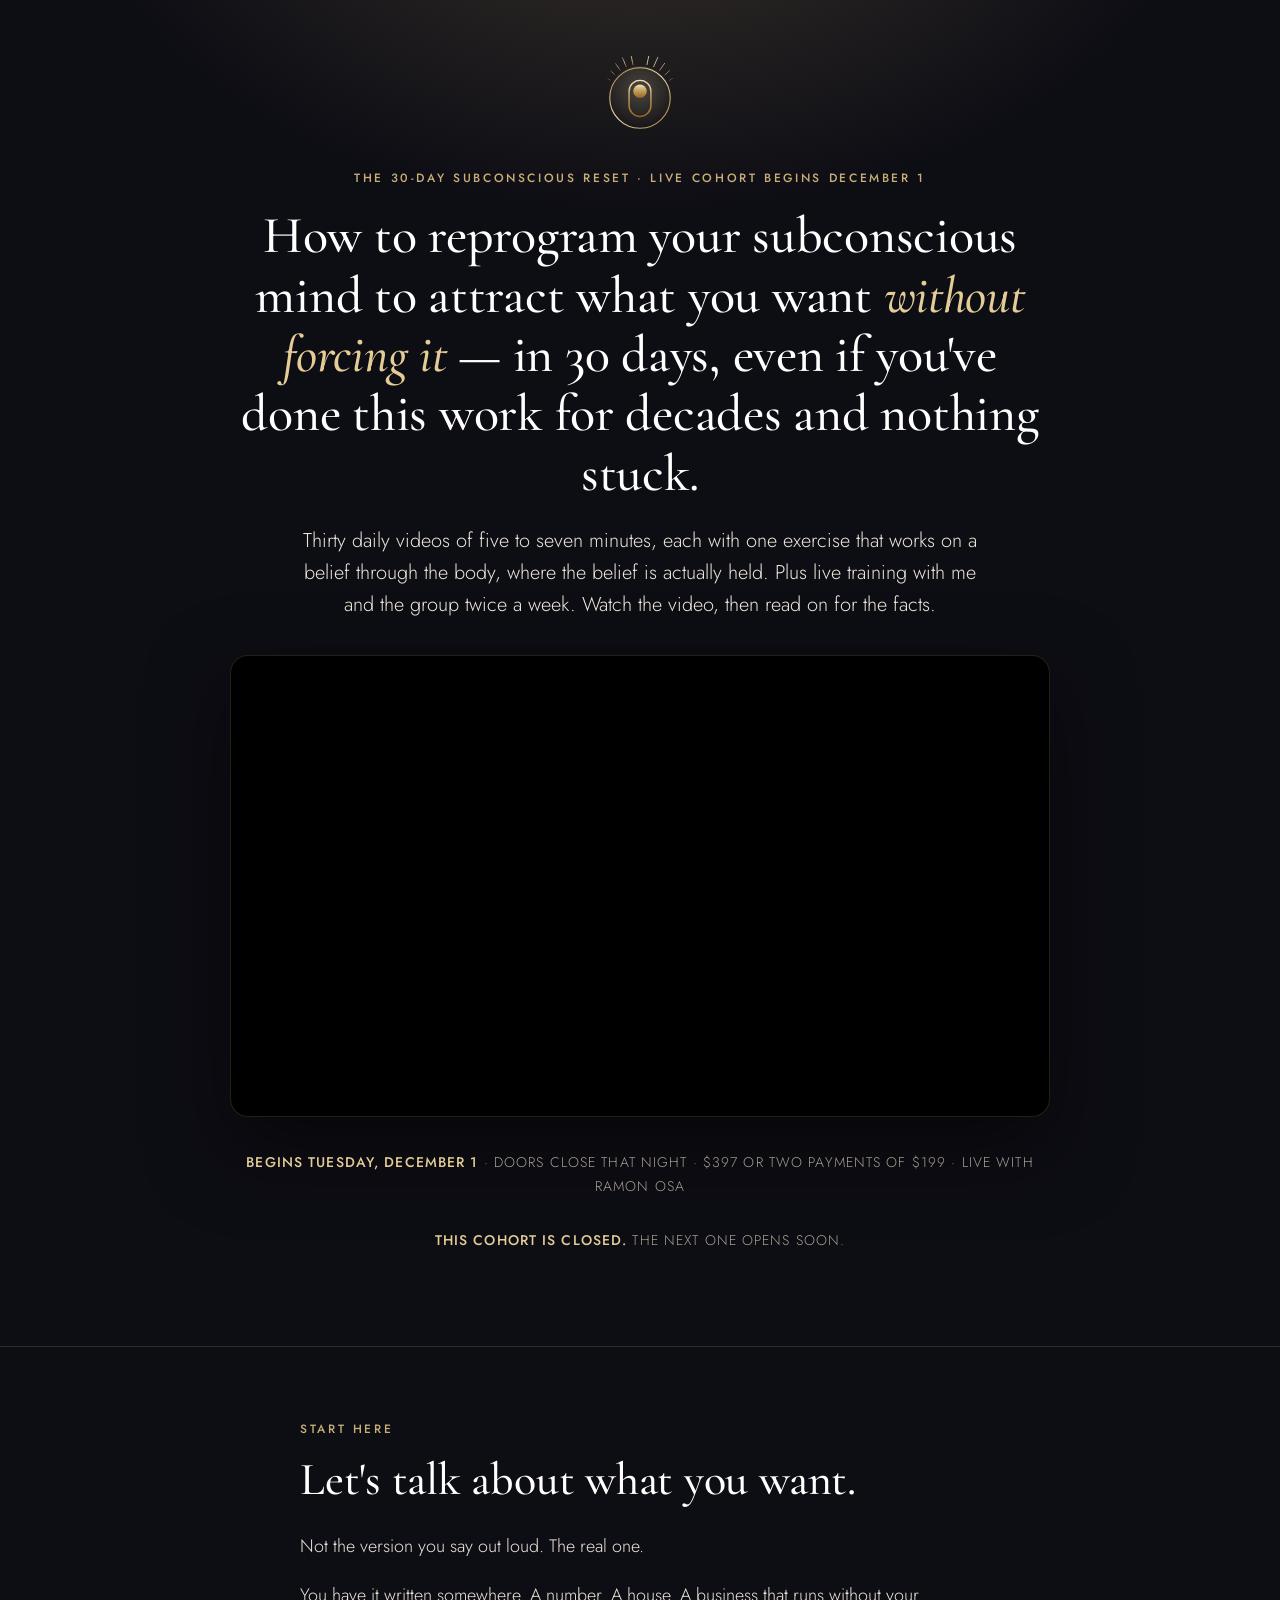
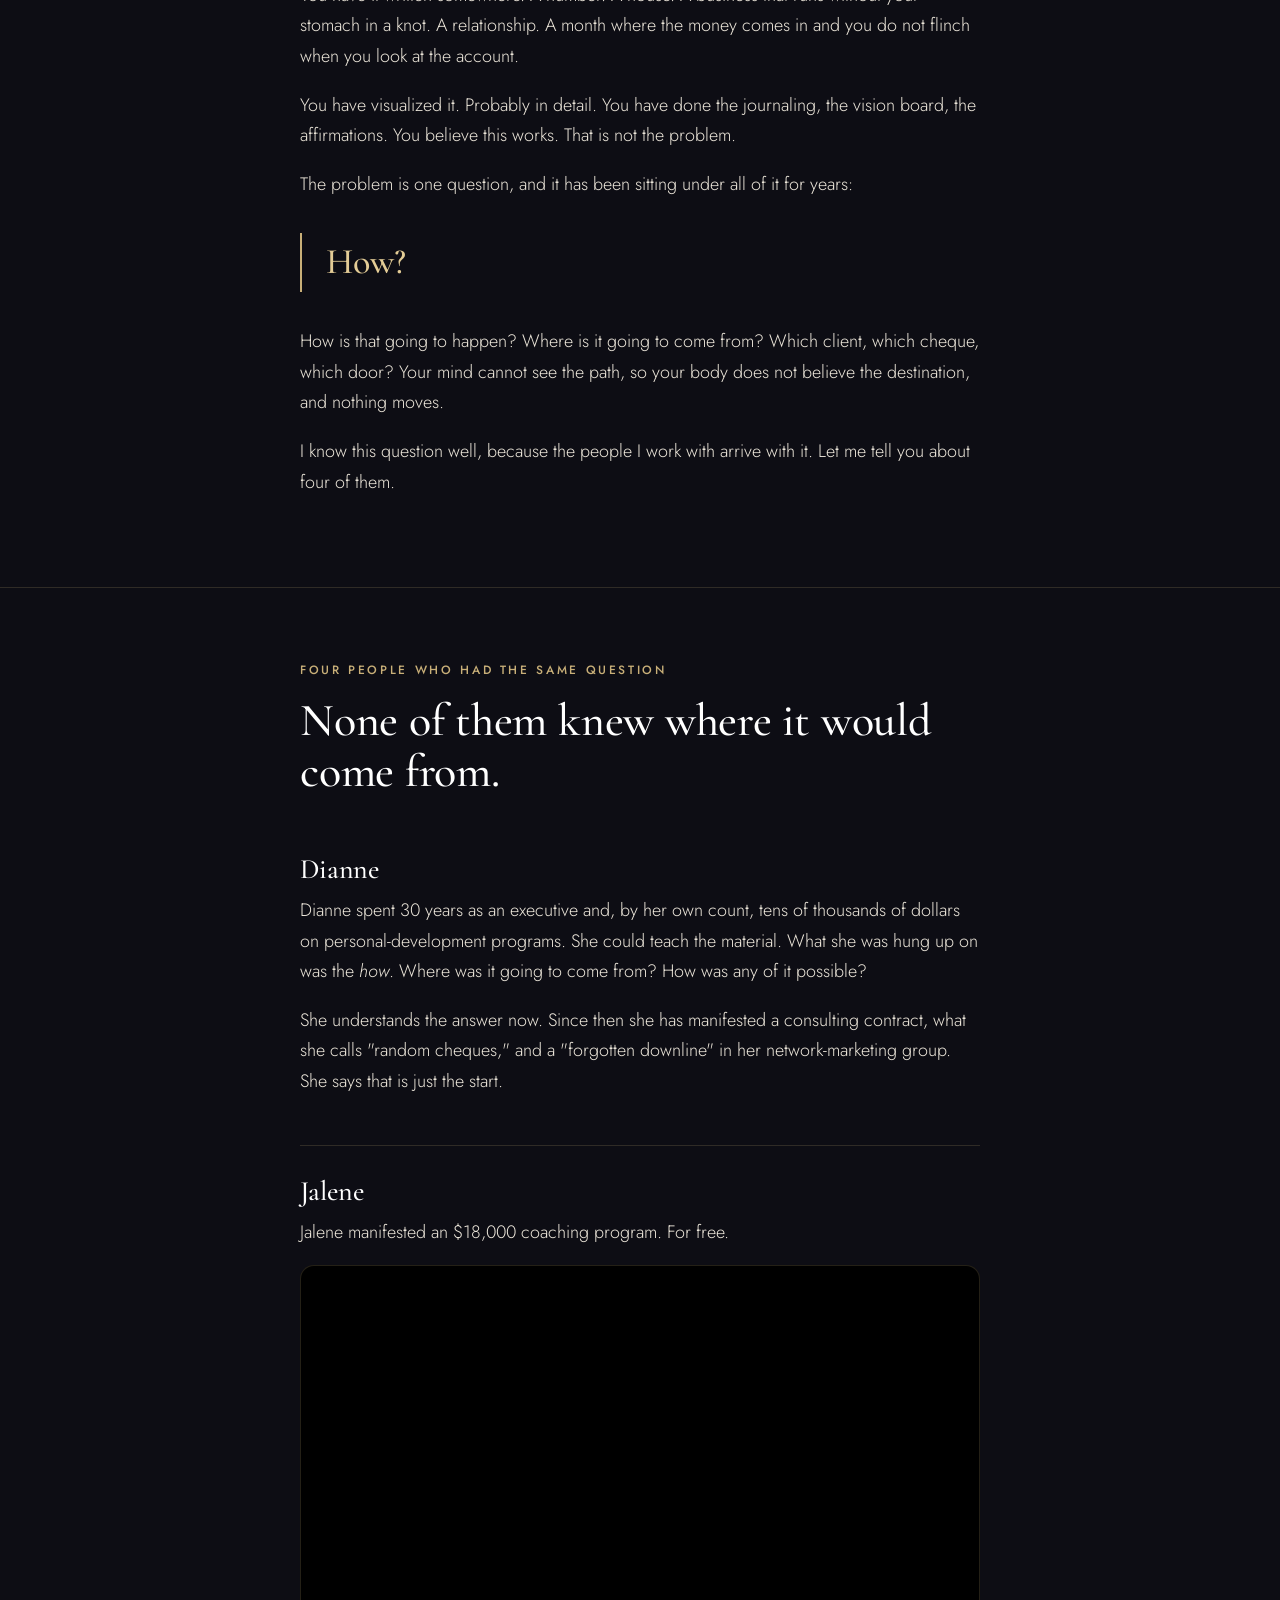
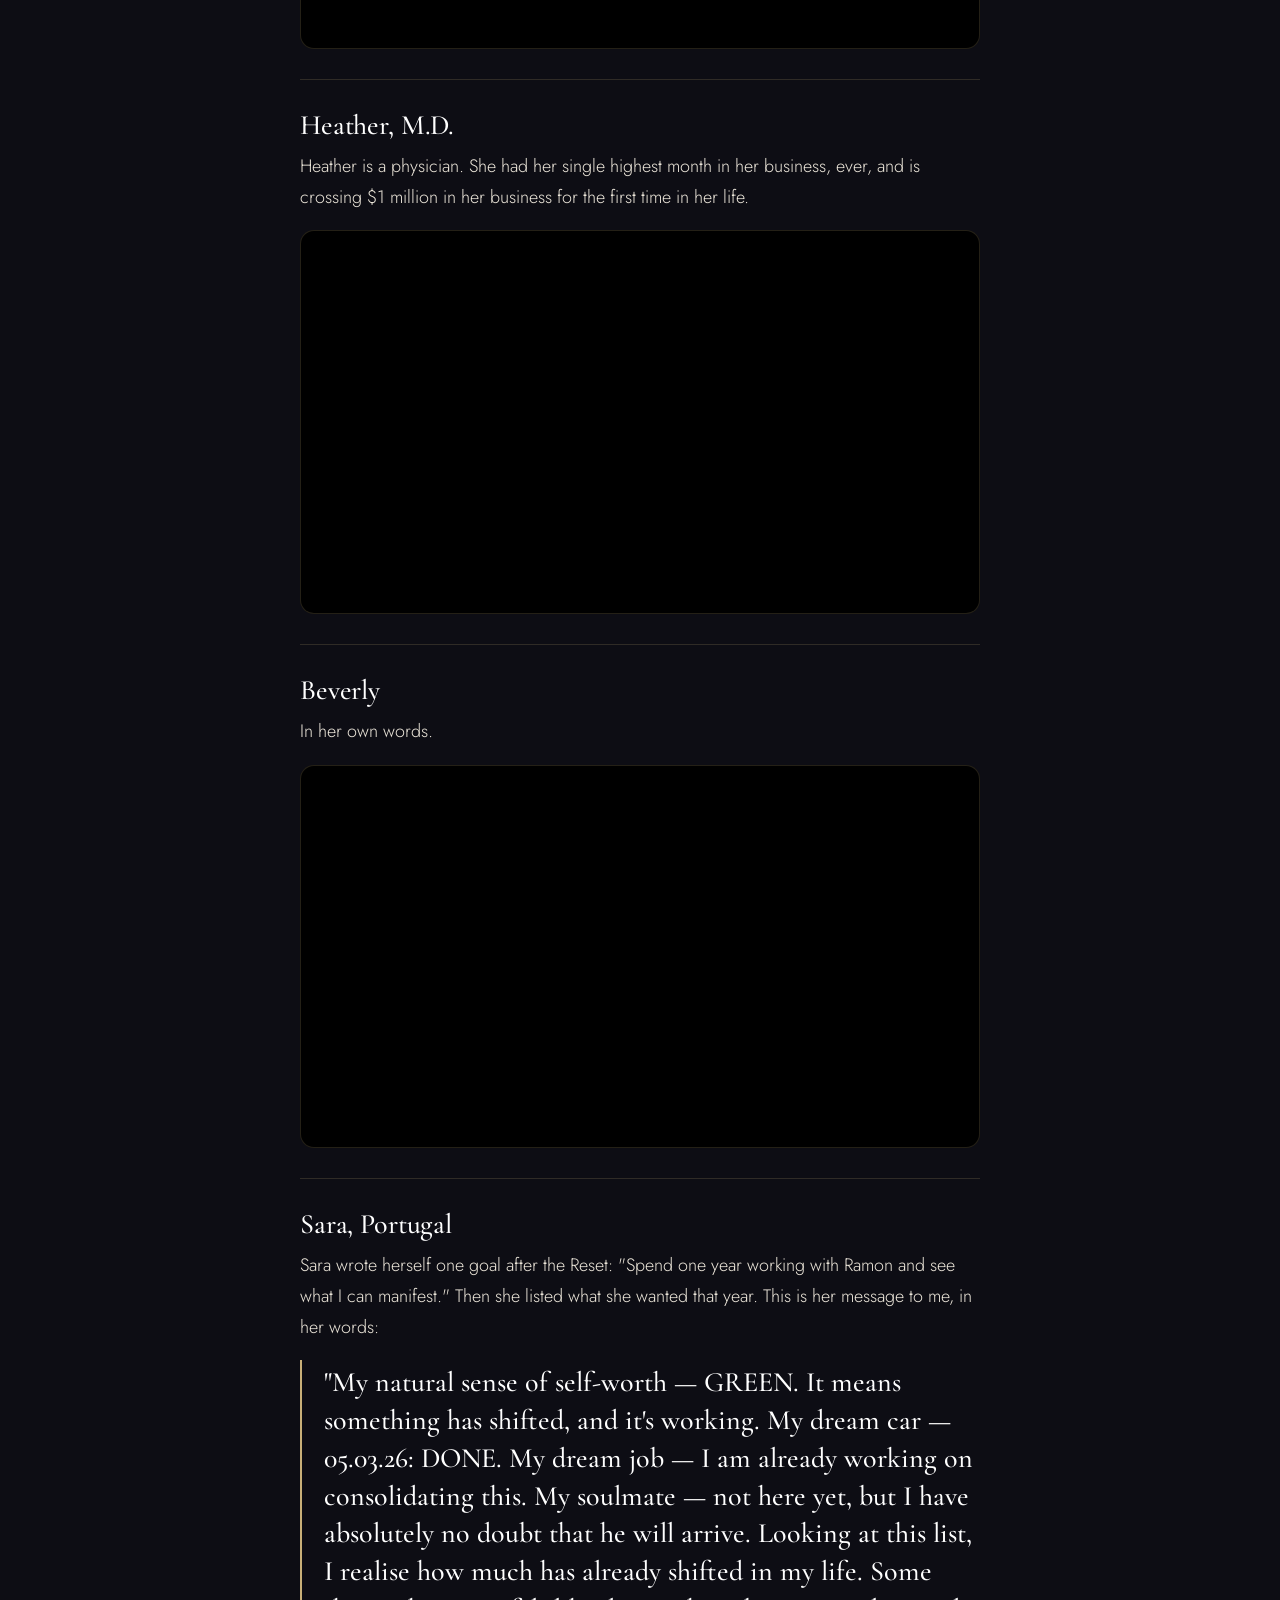
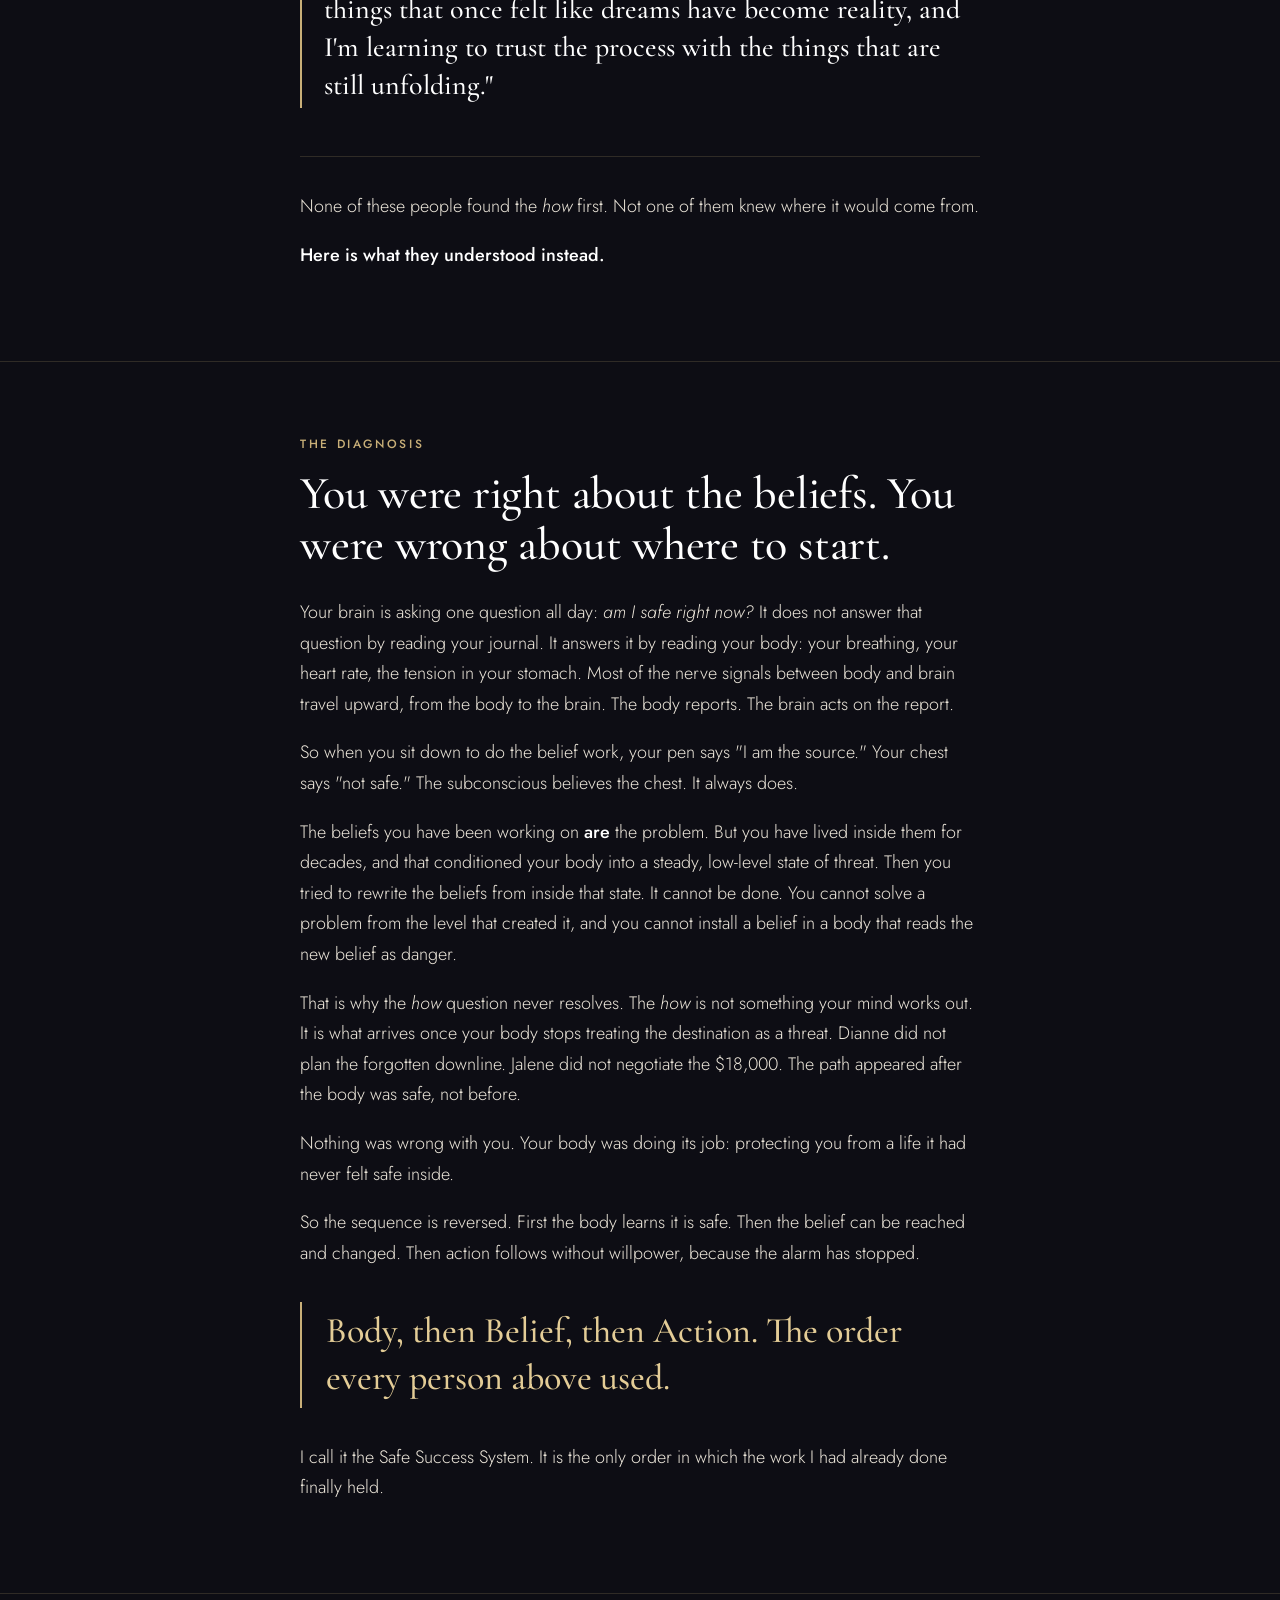
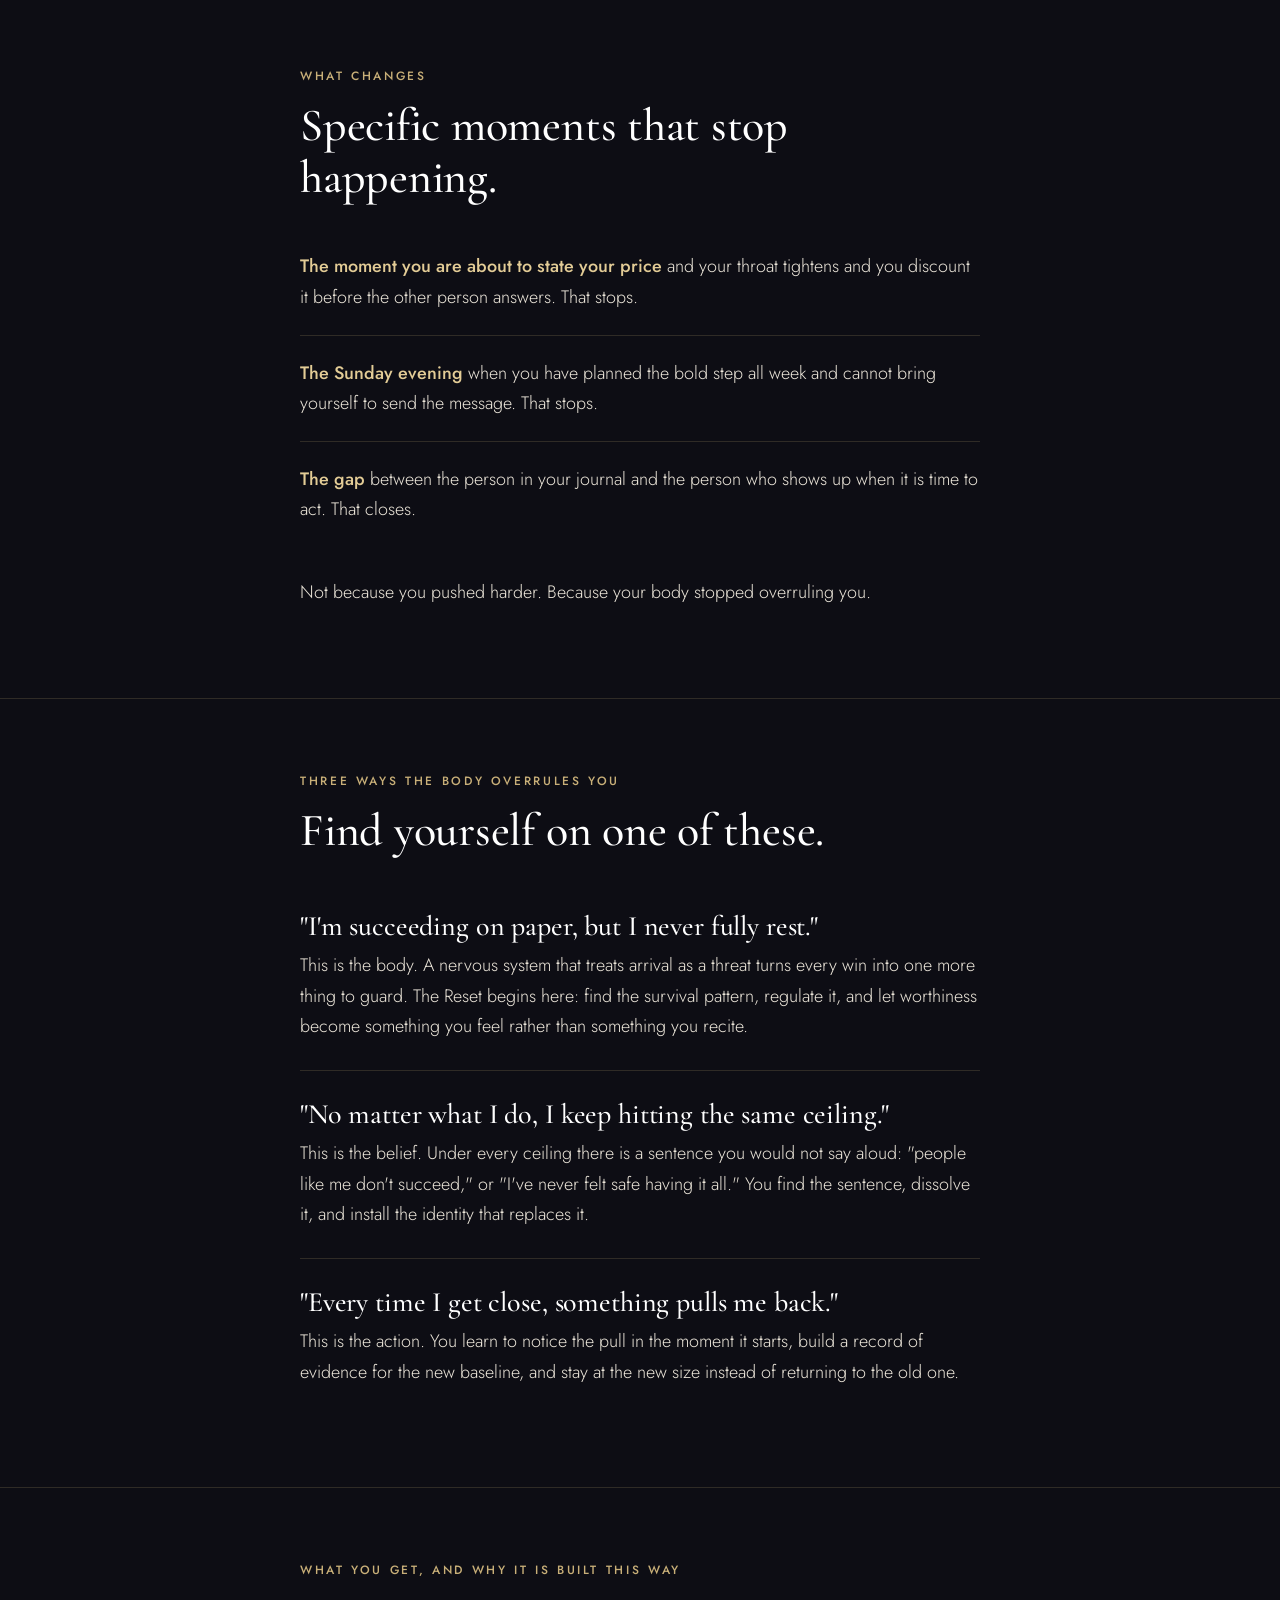
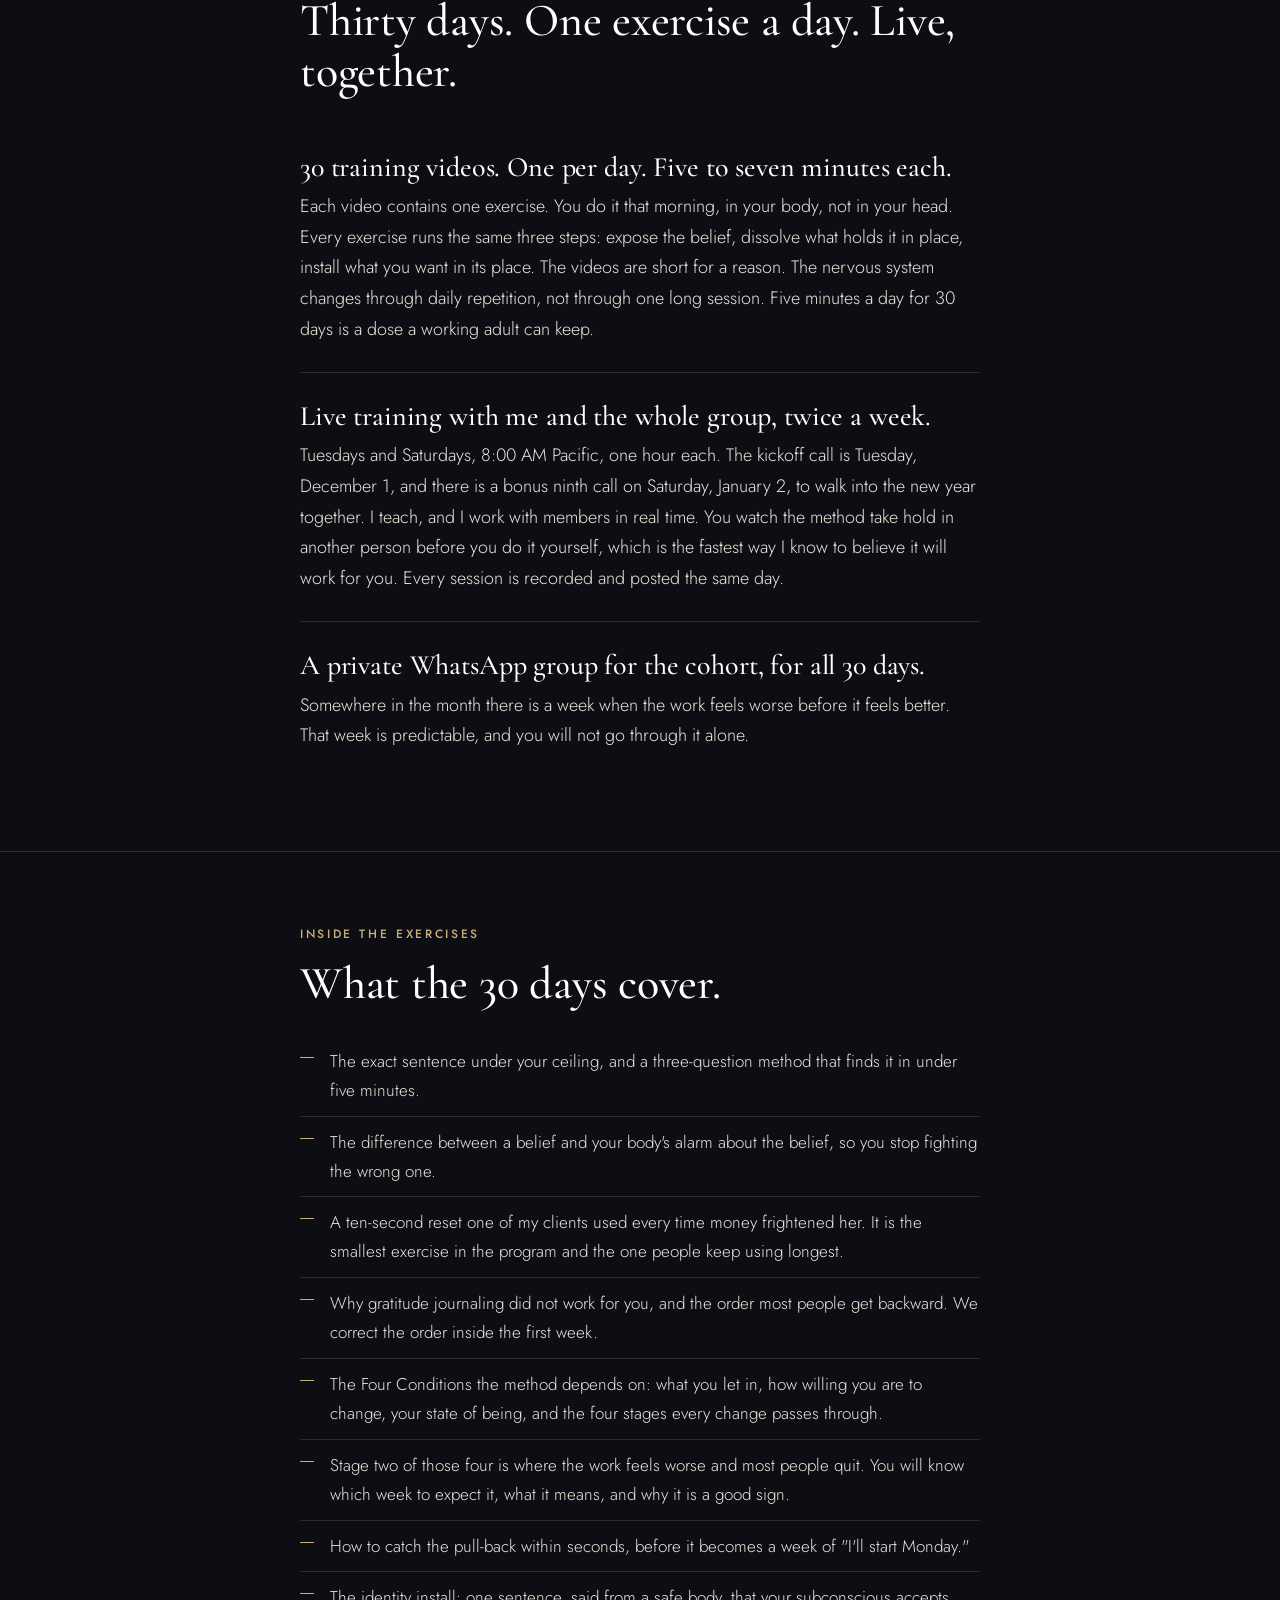
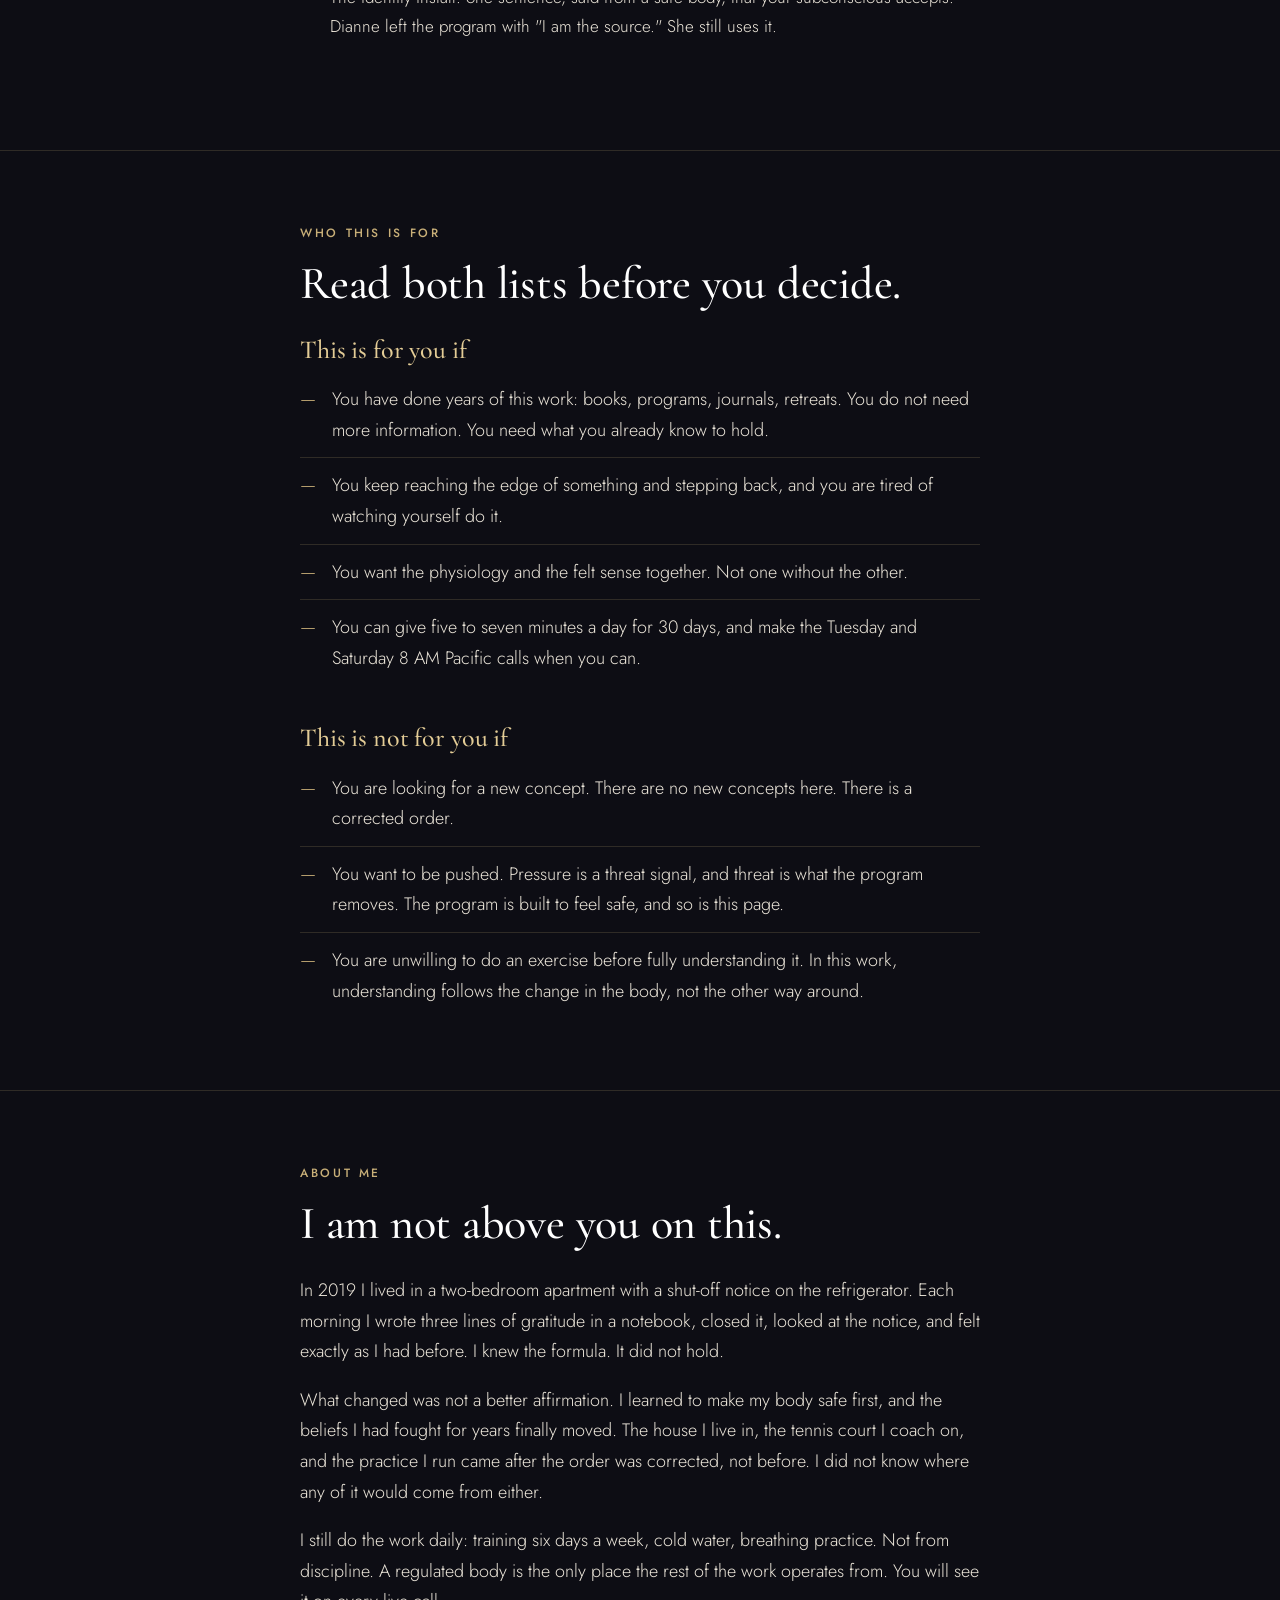
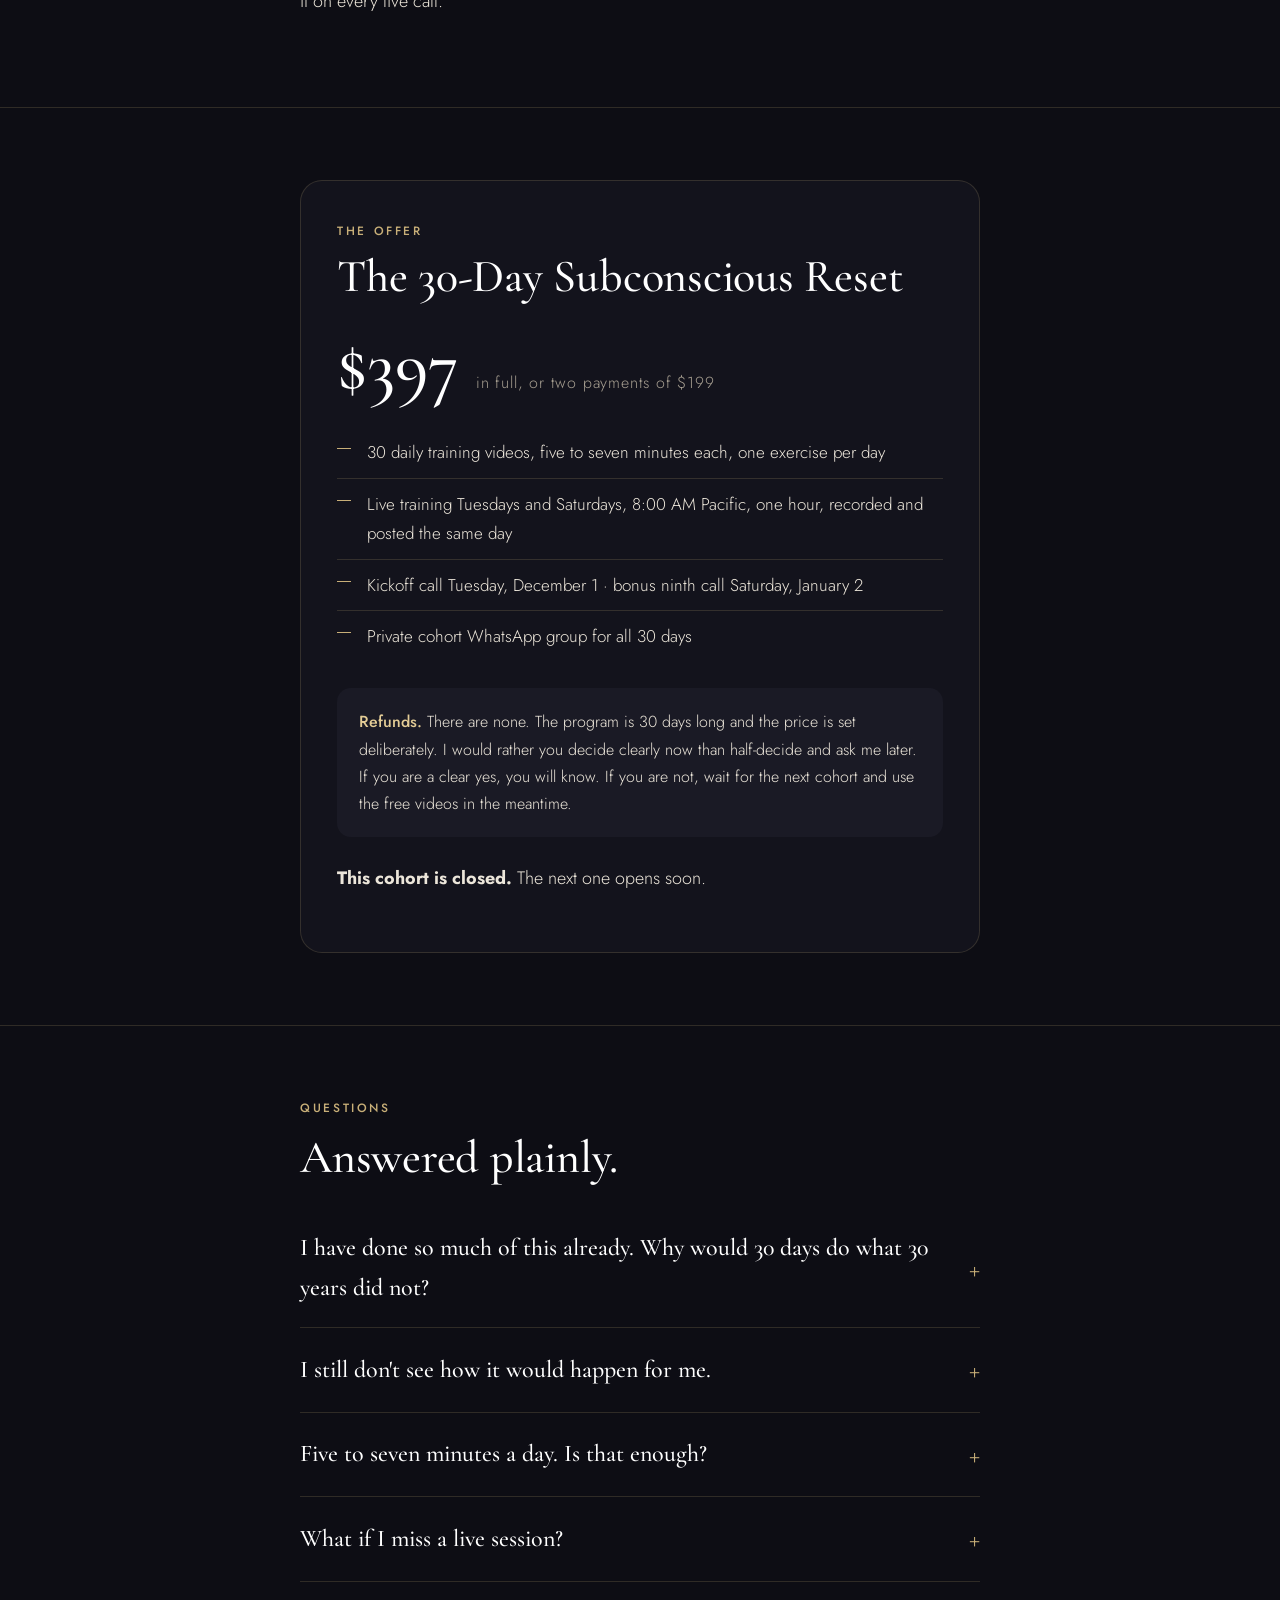
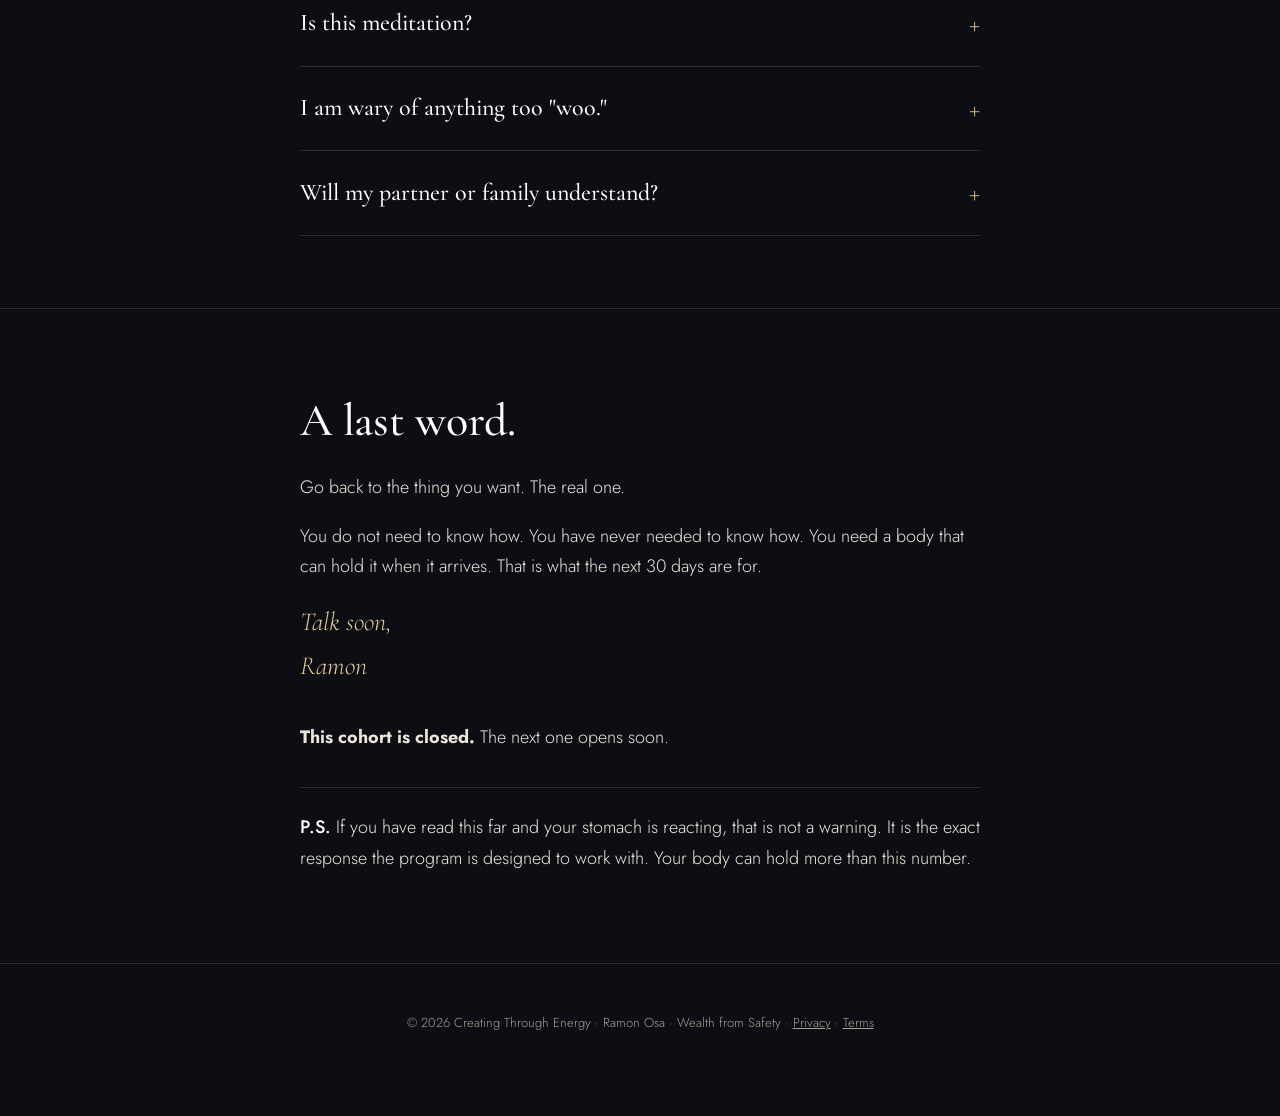
<file: 30-day-reset/index.html>
<!DOCTYPE html>
<html lang="en">
<head>
<meta charset="UTF-8">
<meta name="viewport" content="width=device-width, initial-scale=1.0">
<title>The 30-Day Subconscious Reset — Creating Through Energy</title>
<meta name="description" content="How to reprogram your subconscious mind to attract what you want without forcing it — in 30 days. Thirty daily videos, live training with Ramon Osa, and a private cohort. Live cohort begins December 1.">
<link rel="canonical" href="https://www.creatingthroughenergy.com/30-day-reset/">
<meta property="og:title" content="The 30-Day Subconscious Reset">
<meta property="og:description" content="How to reprogram your subconscious mind to attract what you want without forcing it — in 30 days, even if you've done this work for decades and nothing stuck.">
<meta property="og:type" content="website">
<meta property="og:url" content="https://www.creatingthroughenergy.com/30-day-reset/">
<link rel="icon" href="data:image/svg+xml,%3Csvg xmlns='http://www.w3.org/2000/svg' viewBox='0 0 100 100'%3E%3Ccircle cx='50' cy='50' r='42' fill='%23C98F4E'/%3E%3Ccircle cx='50' cy='50' r='20' fill='%23F6F1E7'/%3E%3C/svg%3E">
<link rel="preconnect" href="https://fonts.googleapis.com">
<link href="https://fonts.googleapis.com/css2?family=Cormorant+Garamond:ital,wght@0,500;0,600;1,500;1,600&family=Jost:wght@300;400;500;600&display=swap" rel="stylesheet">
<script src="https://fast.wistia.com/player.js" async></script>
<script src="https://fast.wistia.com/embed/y4yvjimzmz.js" async type="module"></script>
<script src="https://fast.wistia.com/embed/d684zrp6av.js" async type="module"></script>
<script src="https://fast.wistia.com/embed/kbu4vduccy.js" async type="module"></script>
<script src="https://fast.wistia.com/embed/ofj5qy2q2k.js" async type="module"></script>
<style>
  :root{--bg:#0D0D14;--bg2:#13131C;--bg3:#1A1A25;--gold:#C8AF78;--gold2:#E3CC96;--text:#ECE6DA;--muted:#A79F91;--line:rgba(200,175,120,.18)}
  *{box-sizing:border-box;margin:0;padding:0}
  html{scroll-behavior:smooth}
  body{font-family:'Jost',system-ui,sans-serif;font-weight:300;background:var(--bg);color:var(--text);line-height:1.7;font-size:18px;-webkit-font-smoothing:antialiased}
  h1,h2,h3,.serif{font-family:'Cormorant Garamond',Georgia,serif;font-weight:500;line-height:1.12;letter-spacing:-.005em}
  h2{font-size:clamp(32px,4.6vw,46px);margin:14px 0 26px;color:#fff}
  h3{font-size:26px;color:var(--gold2);margin:0 0 8px}
  p{margin-bottom:18px}
  strong{font-weight:500;color:#fff}
  em{font-style:italic}
  a{color:var(--gold)}
  .wrap{max-width:720px;margin:0 auto;padding:0 20px}
  section{padding:72px 0;border-top:1px solid var(--line)}
  .eyebrow{font-size:12px;letter-spacing:.22em;text-transform:uppercase;color:var(--gold);font-weight:500}

  .hero{position:relative;overflow:hidden;text-align:center;padding:56px 0 64px;border-top:none}
  .hero:before{content:"";position:absolute;inset:0;background:radial-gradient(900px 560px at 50% -10%,rgba(200,175,120,.22),transparent 62%)}
  .hero .wrap{position:relative;max-width:860px}
  .mark{width:84px;margin:0 auto 26px}
  .mark svg{width:100%;height:auto;display:block}
  .hero h1{font-size:clamp(32px,4.8vw,52px);color:#fff;margin:18px 0 22px;font-weight:500;line-height:1.14}
  .hero h1 em{color:var(--gold2);font-style:italic}
  .hero .sub{font-family:'Jost',sans-serif;font-size:clamp(17px,2.2vw,20px);color:var(--text);max-width:680px;margin:0 auto 34px;line-height:1.6;font-weight:300}
  .video{max-width:860px;margin:0 auto 34px;border-radius:18px;overflow:hidden;border:1px solid var(--line);box-shadow:0 30px 80px rgba(0,0,0,.5);background:#000}
  wistia-player[media-id='y4yvjimzmz']:not(:defined){background:center / contain no-repeat url('https://fast.wistia.com/embed/medias/y4yvjimzmz/swatch');display:block;filter:blur(5px);padding-top:56.25%}
  wistia-player[media-id='d684zrp6av']:not(:defined){background:center / contain no-repeat url('https://fast.wistia.com/embed/medias/d684zrp6av/swatch');display:block;filter:blur(5px);padding-top:56.25%}
  wistia-player[media-id='kbu4vduccy']:not(:defined){background:center / contain no-repeat url('https://fast.wistia.com/embed/medias/kbu4vduccy/swatch');display:block;filter:blur(5px);padding-top:56.25%}
  wistia-player[media-id='ofj5qy2q2k']:not(:defined){background:center / contain no-repeat url('https://fast.wistia.com/embed/medias/ofj5qy2q2k/swatch');display:block;filter:blur(5px);padding-top:56.25%}
  .hero .meta{font-size:14px;letter-spacing:.08em;text-transform:uppercase;color:var(--muted);margin:0 0 30px}
  .hero .meta b{color:var(--gold2);font-weight:500}

  .btn{display:inline-block;background:var(--gold);color:#0D0D14;text-decoration:none;padding:18px 36px;border-radius:999px;font-weight:500;font-size:17px;letter-spacing:.01em;transition:transform .15s,background .15s;border:1px solid var(--gold)}
  .btn:hover{transform:translateY(-2px);background:var(--gold2)}
  .btn.block{display:block;text-align:center}
  .under{font-size:14px;color:var(--muted);margin-top:14px}

  .pull{font-family:'Cormorant Garamond',serif;font-size:clamp(26px,3.6vw,36px);font-weight:500;line-height:1.3;color:var(--gold2);border-left:2px solid var(--gold);padding:6px 0 6px 24px;margin:34px 0}
  .moment{padding:22px 0;border-bottom:1px solid var(--line)}
  .moment:last-of-type{border-bottom:none}
  .moment p{margin-bottom:0}
  .moment p b{color:var(--gold2);font-weight:500}

  .pillar{padding:28px 0;border-bottom:1px solid var(--line)}
  .pillar:last-child{border-bottom:none}
  .pillar h3{font-size:28px;color:#fff}
  .pillar p{margin-bottom:0}

  .inc{list-style:none;margin:26px 0}
  .inc li{position:relative;padding:11px 0 11px 30px;border-bottom:1px solid var(--line);font-size:17px}
  .inc li:last-child{border-bottom:none}
  .inc li:before{content:"";position:absolute;left:0;top:21px;width:14px;height:1px;background:var(--gold)}

  .proof{padding:30px 0;border-bottom:1px solid var(--line)}
  .proof:last-child{border-bottom:none}
  .proof h3{font-size:28px;color:#fff;margin-bottom:10px}
  .proof .vid{margin-top:18px;border-radius:14px;overflow:hidden;border:1px solid var(--line);background:#000}
  .proof .vid wistia-player{width:100%;display:block}
  blockquote{font-family:'Cormorant Garamond',serif;font-size:clamp(22px,3vw,28px);font-weight:500;line-height:1.35;color:#fff;border-left:2px solid var(--gold);padding:4px 0 4px 22px;margin:18px 0}

  .card{background:var(--bg2);border:1px solid var(--line);border-radius:22px;padding:40px 36px;position:relative;overflow:hidden}
  .card:before{content:"";position:absolute;inset:0;background:radial-gradient(600px 300px at 50% -30%,rgba(200,175,120,.14),transparent 60%);pointer-events:none}
  .card>*{position:relative}
  .price{font-family:'Cormorant Garamond',serif;font-size:72px;line-height:1;color:#fff;font-weight:500;margin:10px 0 6px}
  .price small{font-family:'Jost',sans-serif;font-size:16px;color:var(--muted);letter-spacing:.05em;font-weight:300}
  .trust{background:var(--bg3);border-radius:14px;padding:20px 22px;margin:26px 0;font-size:16px;color:var(--text)}
  .trust b{color:var(--gold2);font-weight:500}

  .for{list-style:none}
  .for li{padding:12px 0 12px 32px;position:relative;border-bottom:1px solid var(--line)}
  .for li:last-child{border-bottom:none}
  .for li:before{content:"—";position:absolute;left:0;color:var(--gold)}

  details{border-bottom:1px solid var(--line);padding:18px 0}
  details summary{cursor:pointer;list-style:none;font-family:'Cormorant Garamond',serif;font-size:24px;color:#fff;font-weight:500;display:flex;justify-content:space-between;align-items:center;gap:16px}
  details summary::-webkit-details-marker{display:none}
  details summary:after{content:"+";color:var(--gold);font-size:28px;font-weight:300}
  details[open] summary:after{content:"–"}
  details p{margin:14px 0 4px;color:var(--text)}

  .sig{font-family:'Cormorant Garamond',serif;font-size:26px;color:var(--gold2);font-style:italic}
  .ps{border-top:1px solid var(--line);padding-top:24px;margin-top:34px;color:var(--text)}
  footer{padding:48px 0 64px;text-align:center;font-size:13px;color:var(--muted);border-top:1px solid var(--line)}
  footer a{color:var(--muted)}
  @media(max-width:600px){.card{padding:32px 22px}.hero{padding:40px 0 56px}}
</style>
</head>
<body>

<header class="hero">
  <div class="wrap">
    <div class="mark"><svg xmlns="http://www.w3.org/2000/svg" viewBox="0 0 200 205">
<defs>
  <linearGradient id="g1" x1="0" y1="0" x2="1" y2="1"><stop offset="0%" stop-color="#8F6524"/><stop offset="22%" stop-color="#C8AF78"/><stop offset="48%" stop-color="#F0DCAE"/><stop offset="72%" stop-color="#C8AF78"/><stop offset="100%" stop-color="#9A6E29"/></linearGradient>
  <linearGradient id="g2" x1="0" y1="0" x2="0" y2="1"><stop offset="0%" stop-color="#F2E1B8"/><stop offset="38%" stop-color="#CDA968"/><stop offset="100%" stop-color="#8F6524"/></linearGradient>
  <radialGradient id="g3" cx="50%" cy="38%" r="60%"><stop offset="0%" stop-color="#F0DCAE" stop-opacity="0.22"/><stop offset="100%" stop-color="#F0DCAE" stop-opacity="0"/></radialGradient>
</defs>
  <circle cx="100" cy="98" r="74" fill="url(#g3)"/>
  <line x1="30.57" y1="58.28" x2="22.85" y2="53.65" stroke="url(#g1)" stroke-width="2.1" stroke-linecap="round" opacity="0.32"/><line x1="40.57" y1="44.97" x2="29.66" y2="34.86" stroke="url(#g1)" stroke-width="2.1" stroke-linecap="round" opacity="0.53"/><line x1="53.08" y1="33.97" x2="41.40" y2="17.54" stroke="url(#g1)" stroke-width="2.1" stroke-linecap="round" opacity="0.72"/><line x1="67.57" y1="25.77" x2="57.81" y2="3.44" stroke="url(#g1)" stroke-width="2.1" stroke-linecap="round" opacity="0.87"/><line x1="83.44" y1="20.71" x2="77.90" y2="-5.79" stroke="url(#g1)" stroke-width="2.1" stroke-linecap="round" opacity="0.97"/><line x1="100" y1="19" x2="100" y2="-9" stroke="url(#g1)" stroke-width="2.1" stroke-linecap="round"/><line x1="116.56" y1="20.71" x2="122.10" y2="-5.79" stroke="url(#g1)" stroke-width="2.1" stroke-linecap="round" opacity="0.97"/><line x1="132.43" y1="25.77" x2="142.19" y2="3.44" stroke="url(#g1)" stroke-width="2.1" stroke-linecap="round" opacity="0.87"/><line x1="146.92" y1="33.97" x2="158.60" y2="17.54" stroke="url(#g1)" stroke-width="2.1" stroke-linecap="round" opacity="0.72"/><line x1="159.43" y1="44.97" x2="170.34" y2="34.86" stroke="url(#g1)" stroke-width="2.1" stroke-linecap="round" opacity="0.53"/><line x1="169.43" y1="58.28" x2="177.15" y2="53.65" stroke="url(#g1)" stroke-width="2.1" stroke-linecap="round" opacity="0.32"/>
  <circle cx="100" cy="100" r="72" fill="none" stroke="url(#g1)" stroke-width="2.6"/>
  <rect x="74" y="58" width="52" height="86" rx="26" fill="none" stroke="url(#g2)" stroke-width="3.4"/>
  <circle cx="100" cy="84" r="16" fill="url(#g2)"/></svg></div>
    <div class="eyebrow">The 30-Day Subconscious Reset · Live cohort begins December 1</div>
    <h1>How to reprogram your subconscious mind to attract what you want <em>without forcing it</em> — in 30 days, even if you've done this work for decades and nothing stuck.</h1>
    <p class="sub">Thirty daily videos of five to seven minutes, each with one exercise that works on a belief through the body, where the belief is actually held. Plus live training with me and the group twice a week. Watch the video, then read on for the facts.</p>
    <div class="video"><wistia-player media-id="y4yvjimzmz" aspect="1.7777777777777777"></wistia-player></div>
    <p class="meta"><b>Begins Tuesday, December 1</b> · doors close that night · $397 or two payments of $199 · live with Ramon Osa</p>
    <p class="meta eb" style="margin-top:-6px">Early-bird bonus until Sunday, Nov 16: a private 20-minute call with Ramon before we start</p>
    <a class="btn" href="https://creatingthroughenergy.thrivecart.com/30-day-subconscious-reset/">Join the Reset — $397</a>
    <p class="under">Or two payments of $199. Everything that's included is below.</p>
  </div>
</header>

<section>
  <div class="wrap">
    <div class="eyebrow">Start here</div>
    <h2>Let's talk about what you want.</h2>
    <p>Not the version you say out loud. The real one.</p>
    <p>You have it written somewhere. A number. A house. A business that runs without your stomach in a knot. A relationship. A month where the money comes in and you do not flinch when you look at the account.</p>
    <p>You have visualized it. Probably in detail. You have done the journaling, the vision board, the affirmations. You believe this works. That is not the problem.</p>
    <p>The problem is one question, and it has been sitting under all of it for years:</p>
    <p class="pull">How?</p>
    <p>How is that going to happen? Where is it going to come from? Which client, which cheque, which door? Your mind cannot see the path, so your body does not believe the destination, and nothing moves.</p>
    <p>I know this question well, because the people I work with arrive with it. Let me tell you about four of them.</p>
  </div>
</section>

<section>
  <div class="wrap">
    <div class="eyebrow">Four people who had the same question</div>
    <h2>None of them knew where it would come from.</h2>

    <div class="proof">
      <h3>Dianne</h3>
      <p>Dianne spent 30 years as an executive and, by her own count, tens of thousands of dollars on personal-development programs. She could teach the material. What she was hung up on was the <em>how</em>. Where was it going to come from? How was any of it possible?</p>
      <p>She understands the answer now. Since then she has manifested a consulting contract, what she calls "random cheques," and a "forgotten downline" in her network-marketing group. She says that is just the start.</p>
    </div>

    <div class="proof">
      <h3>Jalene</h3>
      <p>Jalene manifested an $18,000 coaching program. For free.</p>
      <div class="vid"><wistia-player media-id="kbu4vduccy" aspect="1.7777777777777777"></wistia-player></div>
    </div>

    <div class="proof">
      <h3>Heather, M.D.</h3>
      <p>Heather is a physician. She had her single highest month in her business, ever, and is crossing $1 million in her business for the first time in her life.</p>
      <div class="vid"><wistia-player media-id="ofj5qy2q2k" aspect="1.7777777777777777"></wistia-player></div>
    </div>

    <div class="proof">
      <h3>Beverly</h3>
      <p>In her own words.</p>
      <div class="vid"><wistia-player media-id="d684zrp6av" aspect="1.7777777777777777"></wistia-player></div>
    </div>

    <div class="proof">
      <h3>Sara, Portugal</h3>
      <p>Sara wrote herself one goal after the Reset: "Spend one year working with Ramon and see what I can manifest." Then she listed what she wanted that year. This is her message to me, in her words:</p>
      <blockquote>"My natural sense of self-worth — GREEN. It means something has shifted, and it's working. My dream car — 05.03.26: DONE. My dream job — I am already working on consolidating this. My soulmate — not here yet, but I have absolutely no doubt that he will arrive. Looking at this list, I realise how much has already shifted in my life. Some things that once felt like dreams have become reality, and I'm learning to trust the process with the things that are still unfolding."</blockquote>
    </div>

    <p style="margin-top:34px">None of these people found the <em>how</em> first. Not one of them knew where it would come from.</p>
    <p><strong>Here is what they understood instead.</strong></p>
  </div>
</section>

<section>
  <div class="wrap">
    <div class="eyebrow">The diagnosis</div>
    <h2>You were right about the beliefs. You were wrong about where to start.</h2>
    <p>Your brain is asking one question all day: <em>am I safe right now?</em> It does not answer that question by reading your journal. It answers it by reading your body: your breathing, your heart rate, the tension in your stomach. Most of the nerve signals between body and brain travel upward, from the body to the brain. The body reports. The brain acts on the report.</p>
    <p>So when you sit down to do the belief work, your pen says "I am the source." Your chest says "not safe." The subconscious believes the chest. It always does.</p>
    <p>The beliefs you have been working on <strong>are</strong> the problem. But you have lived inside them for decades, and that conditioned your body into a steady, low-level state of threat. Then you tried to rewrite the beliefs from inside that state. It cannot be done. You cannot solve a problem from the level that created it, and you cannot install a belief in a body that reads the new belief as danger.</p>
    <p>That is why the <em>how</em> question never resolves. The <em>how</em> is not something your mind works out. It is what arrives once your body stops treating the destination as a threat. Dianne did not plan the forgotten downline. Jalene did not negotiate the $18,000. The path appeared after the body was safe, not before.</p>
    <p>Nothing was wrong with you. Your body was doing its job: protecting you from a life it had never felt safe inside.</p>
    <p>So the sequence is reversed. First the body learns it is safe. Then the belief can be reached and changed. Then action follows without willpower, because the alarm has stopped.</p>
    <p class="pull">Body, then Belief, then Action. The order every person above used.</p>
    <p>I call it the Safe Success System. It is the only order in which the work I had already done finally held.</p>
  </div>
</section>

<section>
  <div class="wrap">
    <div class="eyebrow">What changes</div>
    <h2>Specific moments that stop happening.</h2>
    <div class="moment"><p><b>The moment you are about to state your price</b> and your throat tightens and you discount it before the other person answers. That stops.</p></div>
    <div class="moment"><p><b>The Sunday evening</b> when you have planned the bold step all week and cannot bring yourself to send the message. That stops.</p></div>
    <div class="moment"><p><b>The gap</b> between the person in your journal and the person who shows up when it is time to act. That closes.</p></div>
    <p style="margin-top:30px">Not because you pushed harder. Because your body stopped overruling you.</p>
  </div>
</section>

<section>
  <div class="wrap">
    <div class="eyebrow">Three ways the body overrules you</div>
    <h2>Find yourself on one of these.</h2>
    <div class="pillar">
      <h3>"I'm succeeding on paper, but I never fully rest."</h3>
      <p>This is the body. A nervous system that treats arrival as a threat turns every win into one more thing to guard. The Reset begins here: find the survival pattern, regulate it, and let worthiness become something you feel rather than something you recite.</p>
    </div>
    <div class="pillar">
      <h3>"No matter what I do, I keep hitting the same ceiling."</h3>
      <p>This is the belief. Under every ceiling there is a sentence you would not say aloud: "people like me don't succeed," or "I've never felt safe having it all." You find the sentence, dissolve it, and install the identity that replaces it.</p>
    </div>
    <div class="pillar">
      <h3>"Every time I get close, something pulls me back."</h3>
      <p>This is the action. You learn to notice the pull in the moment it starts, build a record of evidence for the new baseline, and stay at the new size instead of returning to the old one.</p>
    </div>
  </div>
</section>

<section>
  <div class="wrap">
    <div class="eyebrow">What you get, and why it is built this way</div>
    <h2>Thirty days. One exercise a day. Live, together.</h2>
    <div class="pillar">
      <h3>30 training videos. One per day. Five to seven minutes each.</h3>
      <p>Each video contains one exercise. You do it that morning, in your body, not in your head. Every exercise runs the same three steps: expose the belief, dissolve what holds it in place, install what you want in its place. The videos are short for a reason. The nervous system changes through daily repetition, not through one long session. Five minutes a day for 30 days is a dose a working adult can keep.</p>
    </div>
    <div class="pillar">
      <h3>Live training with me and the whole group, twice a week.</h3>
      <p>Tuesdays and Saturdays, 8:00 AM Pacific, one hour each. The kickoff call is Tuesday, December 1, and there is a bonus ninth call on Saturday, January 2, to walk into the new year together. I teach, and I work with members in real time. You watch the method take hold in another person before you do it yourself, which is the fastest way I know to believe it will work for you. Every session is recorded and posted the same day.</p>
    </div>
    <div class="pillar">
      <h3>A private WhatsApp group for the cohort, for all 30 days.</h3>
      <p>Somewhere in the month there is a week when the work feels worse before it feels better. That week is predictable, and you will not go through it alone.</p>
    </div>
  </div>
</section>

<section>
  <div class="wrap">
    <div class="eyebrow">Inside the exercises</div>
    <h2>What the 30 days cover.</h2>
    <ul class="inc">
      <li>The exact sentence under your ceiling, and a three-question method that finds it in under five minutes.</li>
      <li>The difference between a belief and your body's alarm about the belief, so you stop fighting the wrong one.</li>
      <li>A ten-second reset one of my clients used every time money frightened her. It is the smallest exercise in the program and the one people keep using longest.</li>
      <li>Why gratitude journaling did not work for you, and the order most people get backward. We correct the order inside the first week.</li>
      <li>The Four Conditions the method depends on: what you let in, how willing you are to change, your state of being, and the four stages every change passes through.</li>
      <li>Stage two of those four is where the work feels worse and most people quit. You will know which week to expect it, what it means, and why it is a good sign.</li>
      <li>How to catch the pull-back within seconds, before it becomes a week of "I'll start Monday."</li>
      <li>The identity install: one sentence, said from a safe body, that your subconscious accepts. Dianne left the program with "I am the source." She still uses it.</li>
    </ul>
  </div>
</section>

<section>
  <div class="wrap">
    <div class="eyebrow">Who this is for</div>
    <h2>Read both lists before you decide.</h2>
    <h3 style="margin-top:10px">This is for you if</h3>
    <ul class="for">
      <li>You have done years of this work: books, programs, journals, retreats. You do not need more information. You need what you already know to hold.</li>
      <li>You keep reaching the edge of something and stepping back, and you are tired of watching yourself do it.</li>
      <li>You want the physiology and the felt sense together. Not one without the other.</li>
      <li>You can give five to seven minutes a day for 30 days, and make the Tuesday and Saturday 8 AM Pacific calls when you can.</li>
    </ul>
    <h3 style="margin-top:38px">This is not for you if</h3>
    <ul class="for">
      <li>You are looking for a new concept. There are no new concepts here. There is a corrected order.</li>
      <li>You want to be pushed. Pressure is a threat signal, and threat is what the program removes. The program is built to feel safe, and so is this page.</li>
      <li>You are unwilling to do an exercise before fully understanding it. In this work, understanding follows the change in the body, not the other way around.</li>
    </ul>
  </div>
</section>

<section>
  <div class="wrap">
    <div class="eyebrow">About me</div>
    <h2>I am not above you on this.</h2>
    <p>In 2019 I lived in a two-bedroom apartment with a shut-off notice on the refrigerator. Each morning I wrote three lines of gratitude in a notebook, closed it, looked at the notice, and felt exactly as I had before. I knew the formula. It did not hold.</p>
    <p>What changed was not a better affirmation. I learned to make my body safe first, and the beliefs I had fought for years finally moved. The house I live in, the tennis court I coach on, and the practice I run came after the order was corrected, not before. I did not know where any of it would come from either.</p>
    <p>I still do the work daily: training six days a week, cold water, breathing practice. Not from discipline. A regulated body is the only place the rest of the work operates from. You will see it on every live call.</p>
  </div>
</section>

<section id="join">
  <div class="wrap">
    <div class="card">
      <div class="eyebrow">The offer</div>
      <h2 style="margin-top:10px">The 30-Day Subconscious Reset</h2>
      <div class="price">$397 <small>in full, or two payments of $199</small></div>
      <ul class="inc">
        <li>30 daily training videos, five to seven minutes each, one exercise per day</li>
        <li>Live training Tuesdays and Saturdays, 8:00 AM Pacific, one hour, recorded and posted the same day</li>
        <li>Kickoff call Tuesday, December 1 · bonus ninth call Saturday, January 2</li>
        <li class="eb"><b>Early-bird bonus:</b> join by Sunday, November 16 and get a private 20-minute call with me before we start</li>
        <li>Private cohort WhatsApp group for all 30 days</li>
              </ul>
      <div class="trust">
        <b>Refunds.</b> There are none. The program is 30 days long and the price is set deliberately. I would rather you decide clearly now than half-decide and ask me later. If you are a clear yes, you will know. If you are not, wait for the next cohort and use the free videos in the meantime.
      </div>
      <a class="btn block" href="https://creatingthroughenergy.thrivecart.com/30-day-subconscious-reset/">Join the Reset — $397</a>
      <p class="under" style="text-align:center">Or two payments of $199 at checkout.</p>
    </div>
  </div>
</section>

<section>
  <div class="wrap">
    <div class="eyebrow">Questions</div>
    <h2>Answered plainly.</h2>
    <details><summary>I have done so much of this already. Why would 30 days do what 30 years did not?</summary><p>Because none of those years started with the body. You were given the right target and the wrong order. With the order corrected, the material you already know begins to hold.</p></details>
    <details><summary>I still don't see how it would happen for me.</summary><p>Good. Neither did Dianne, Jalene, Heather, Beverly or Sara. Not seeing the how is the normal starting condition. The program does not ask you to figure it out. It changes the state you are asking from.</p></details>
    <details><summary>Five to seven minutes a day. Is that enough?</summary><p>Yes. The nervous system does not change from one long session. It changes from a short exercise repeated until it becomes the new normal. Thirty mornings is the dose.</p></details>
    <details><summary>What if I miss a live session?</summary><p>Every session is recorded and posted the same day. Watch it before the next one and you stay with the group.</p></details>
    <details><summary>Is this meditation?</summary><p>Meditation is part of my own practice and I would not talk you out of it. This works underneath it. The exercises act on the body directly, so whatever practice you already have runs on a safer body.</p></details>
    <details><summary>I am wary of anything too "woo."</summary><p>So am I. Every exercise comes with its reason: what is happening in your nervous system and why the order matters. You get the physiology and the felt sense together.</p></details>
    <details><summary>Will my partner or family understand?</summary><p>Perhaps not at first. To the people who love the version of you they know, growth can look like leaving. The program covers this directly, because it is one of the most common places the body pulls back.</p></details>
  </div>
</section>

<section>
  <div class="wrap">
    <h2>A last word.</h2>
    <p>Go back to the thing you want. The real one.</p>
    <p>You do not need to know how. You have never needed to know how. You need a body that can hold it when it arrives. That is what the next 30 days are for.</p>
    <p class="sig">Talk soon,<br>Ramon</p>
    <p style="margin-top:34px"><a class="btn" href="https://creatingthroughenergy.thrivecart.com/30-day-subconscious-reset/">Join the Reset — $397</a></p>
    <p class="ps"><strong>P.S.</strong> If you have read this far and your stomach is reacting, that is not a warning. It is the exact response the program is designed to work with. Your body can hold more than this number.</p>
  </div>
</section>

<footer>
  <div class="wrap">
    <p>© 2026 Creating Through Energy · Ramon Osa · Wealth from Safety · <a href="/privacy.html">Privacy</a> · <a href="/terms.html">Terms</a></p>
  </div>
</footer>

<script>
(function(){
  var now=Date.now();
  // Early bird ends Sun Nov 16 2026, 11:59 PM Pacific (= Nov 17 07:59 UTC)
  if(now>Date.UTC(2026,10,17,7,59)){document.querySelectorAll('.eb').forEach(function(e){e.style.display='none'});}
  // Doors close Tue Dec 1 2026, 11:59 PM Pacific (= Dec 2 07:59 UTC)
  if(now>Date.UTC(2026,11,2,7,59)){
    document.querySelectorAll('a.btn[href*="thrivecart.com/30-day-subconscious-reset"]').forEach(function(a){
      var p=document.createElement('p');p.className='meta';p.innerHTML='<b>This cohort is closed.</b> The next one opens soon.';a.replaceWith(p);
    });
    document.querySelectorAll('.under').forEach(function(e){e.style.display='none'});
  }
})();
</script>
</body>
</html>
</file>
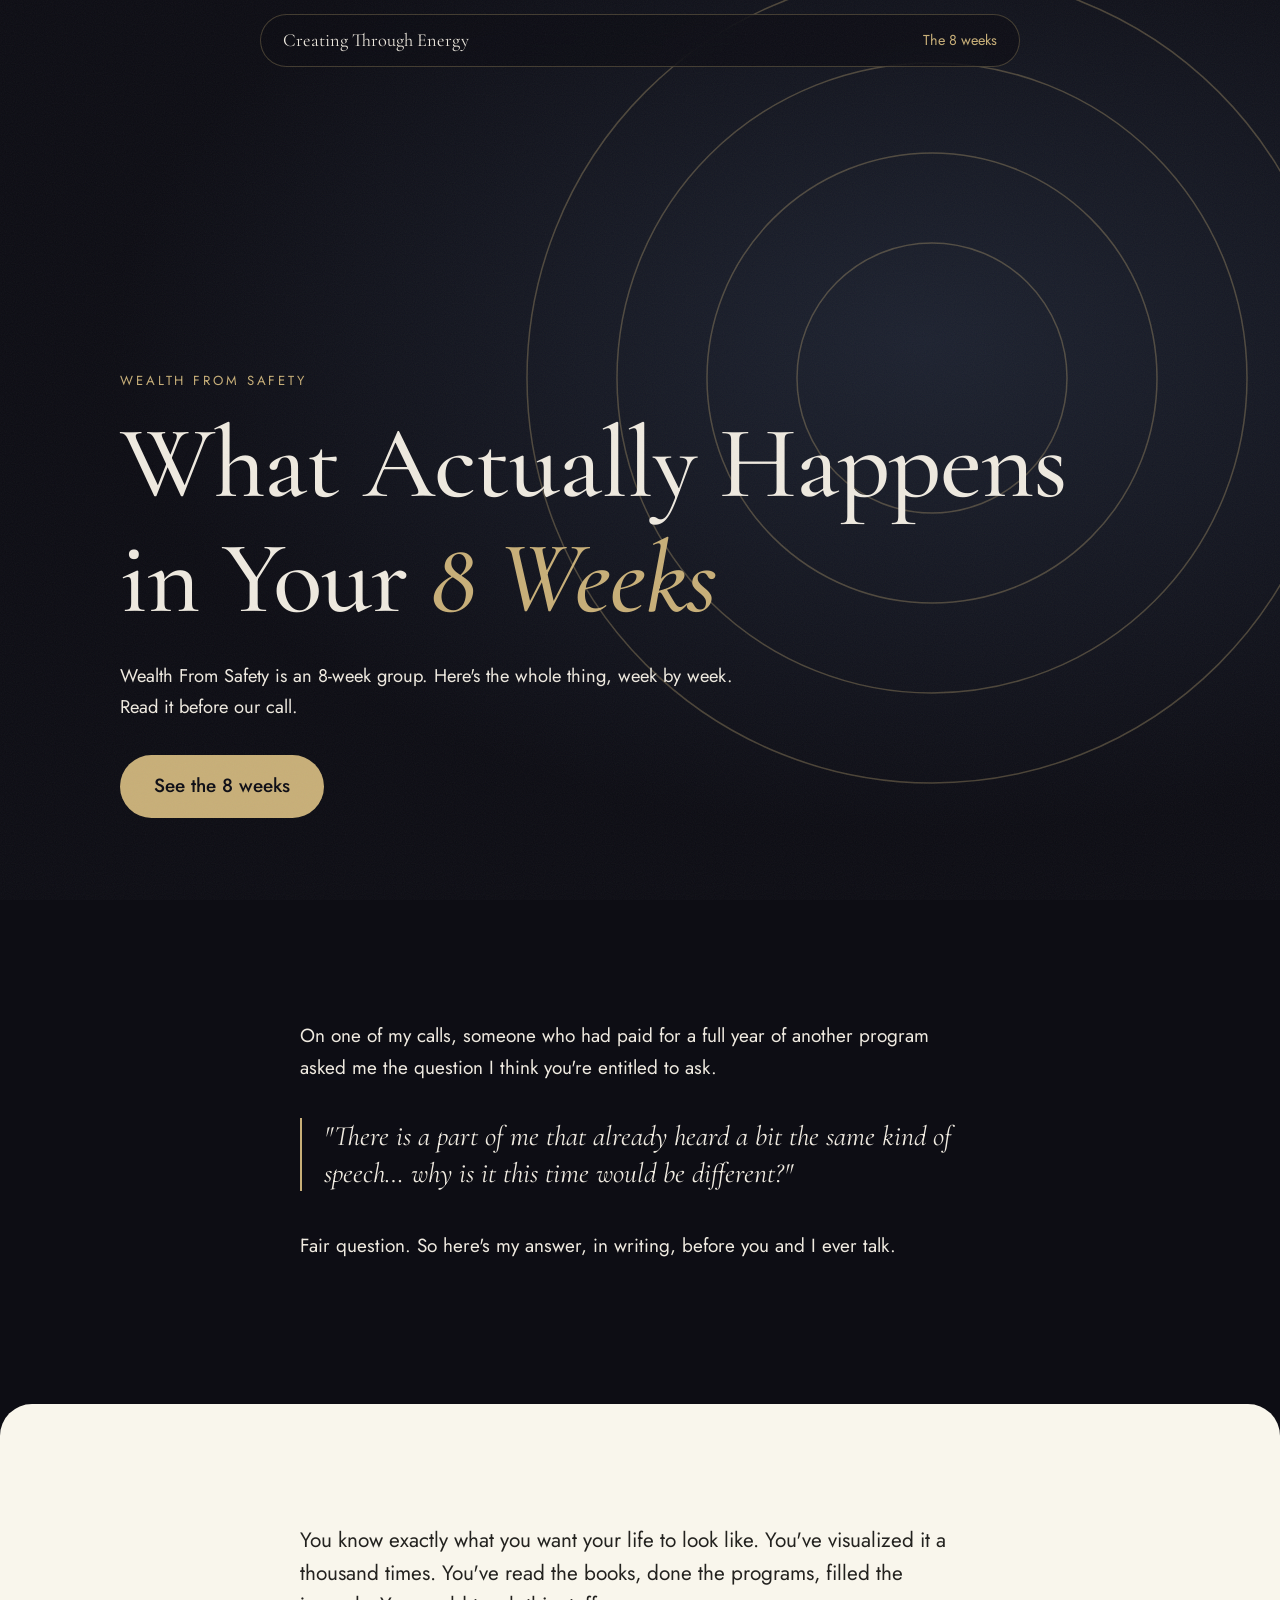
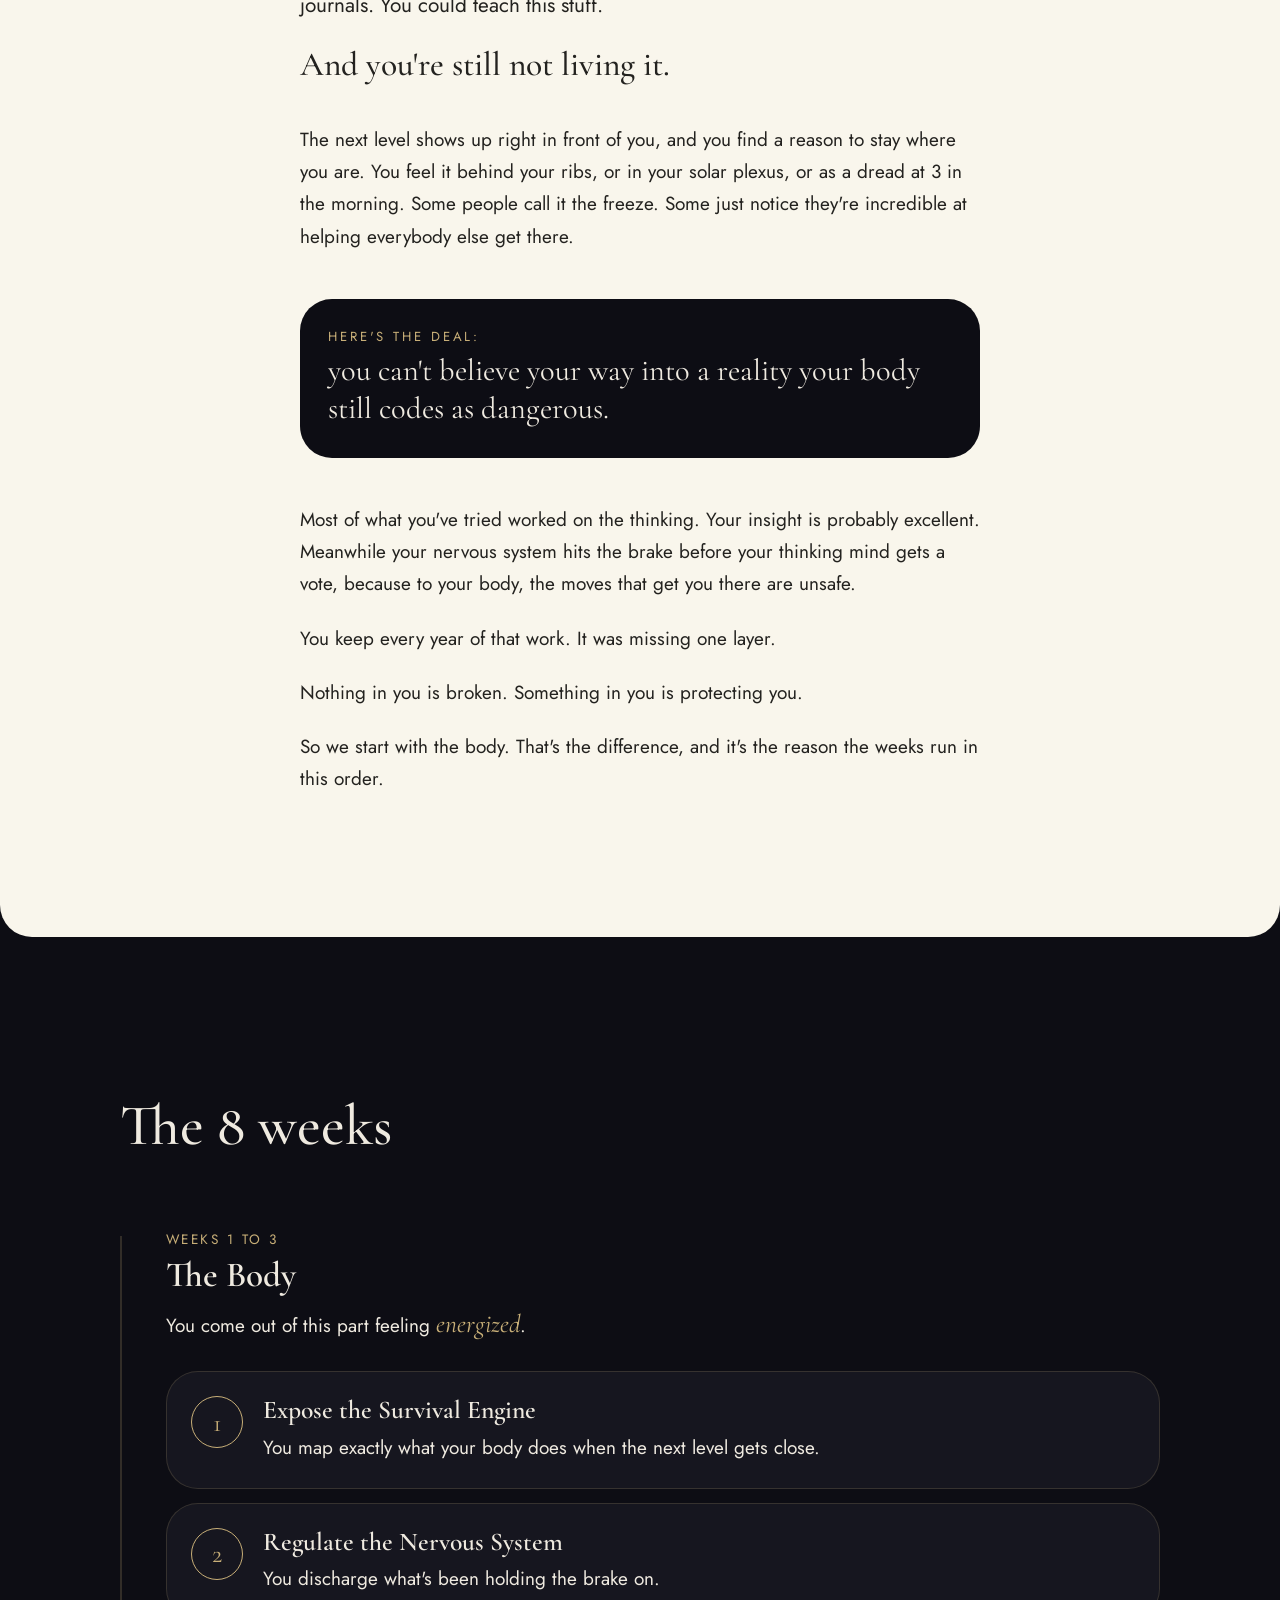
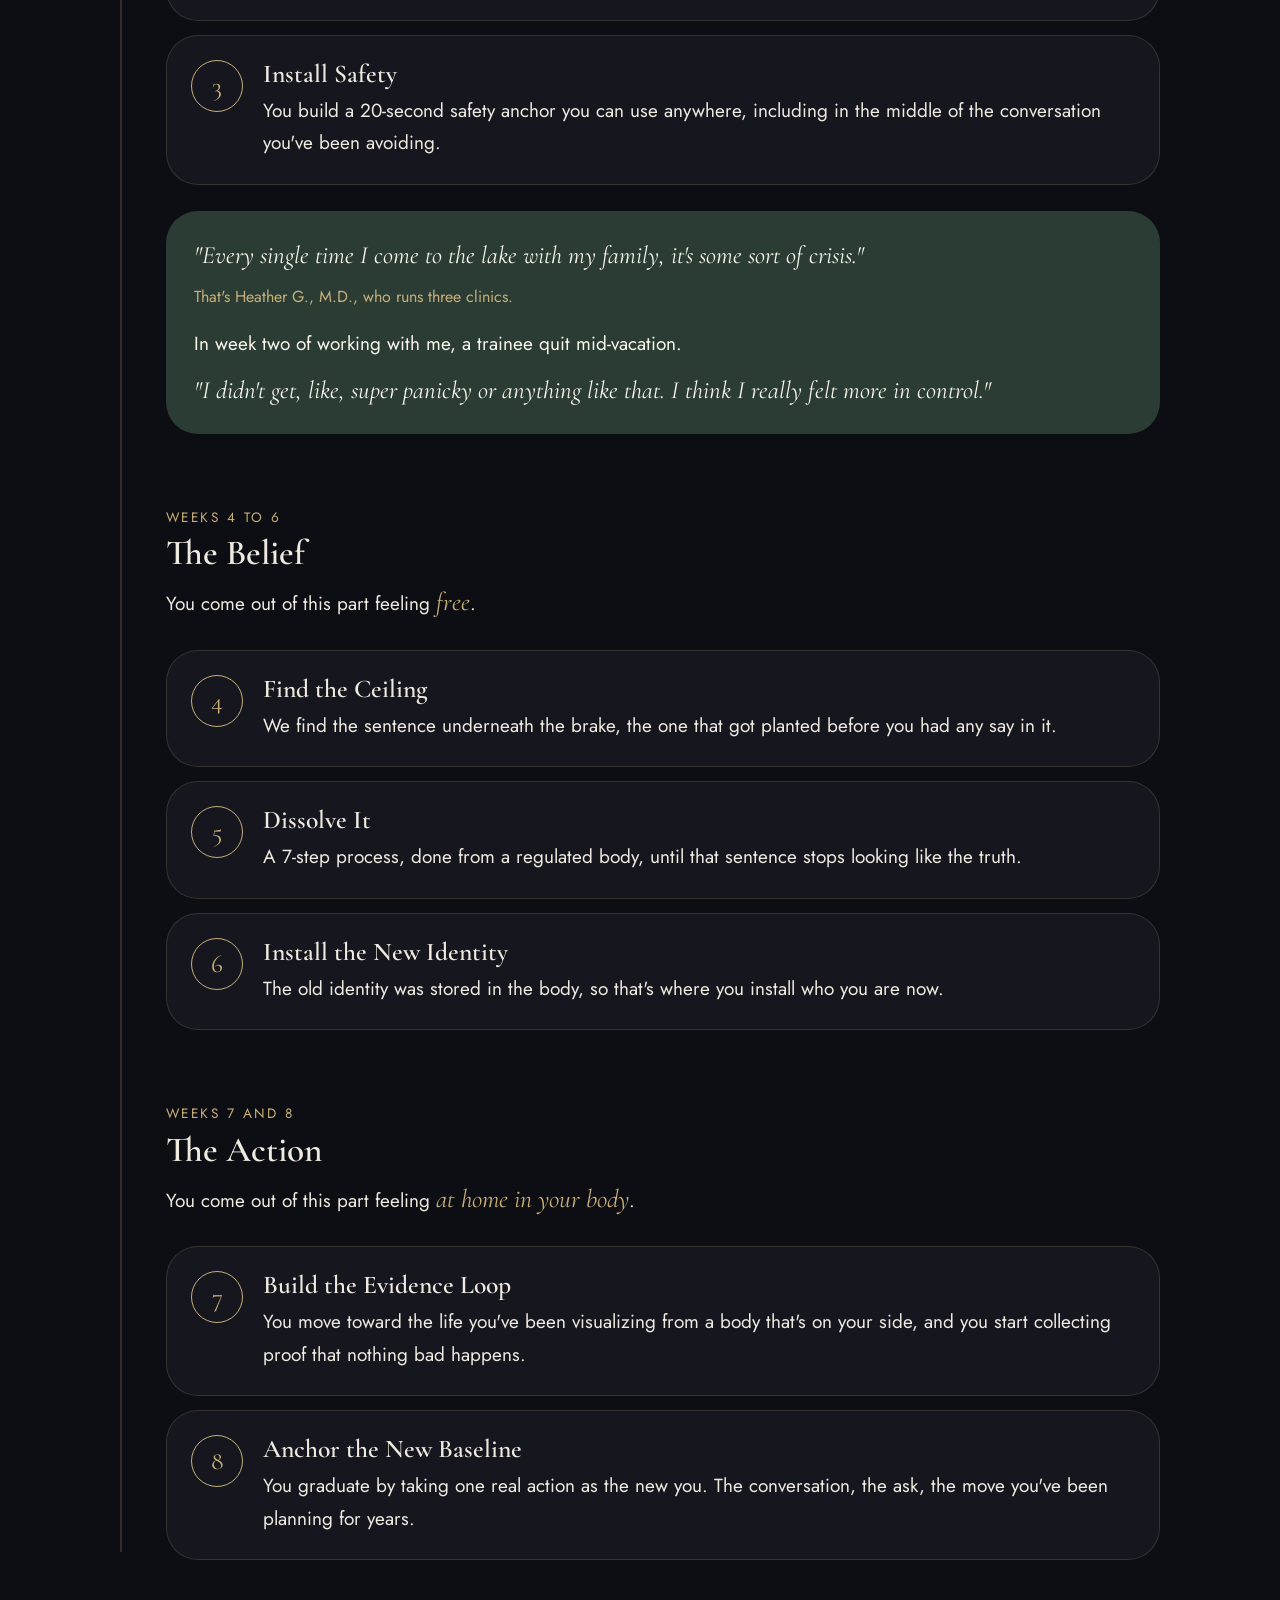
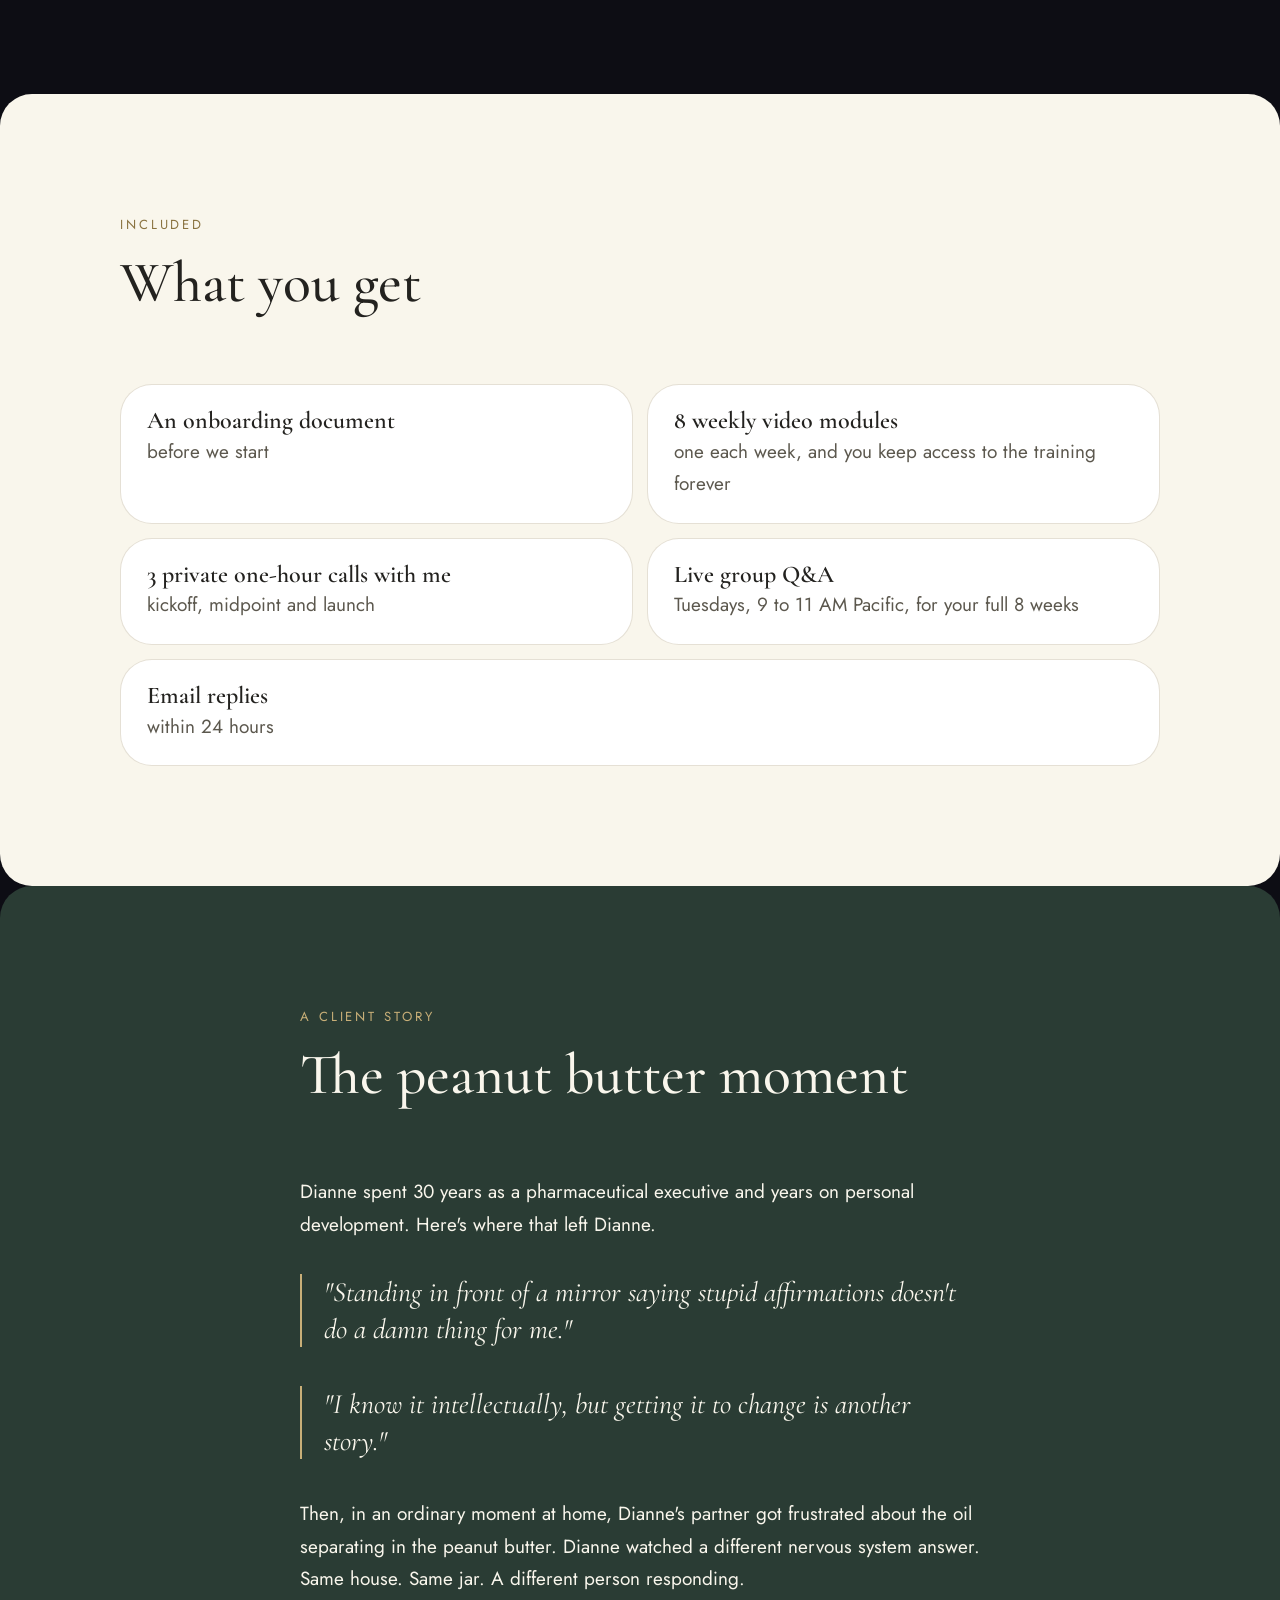
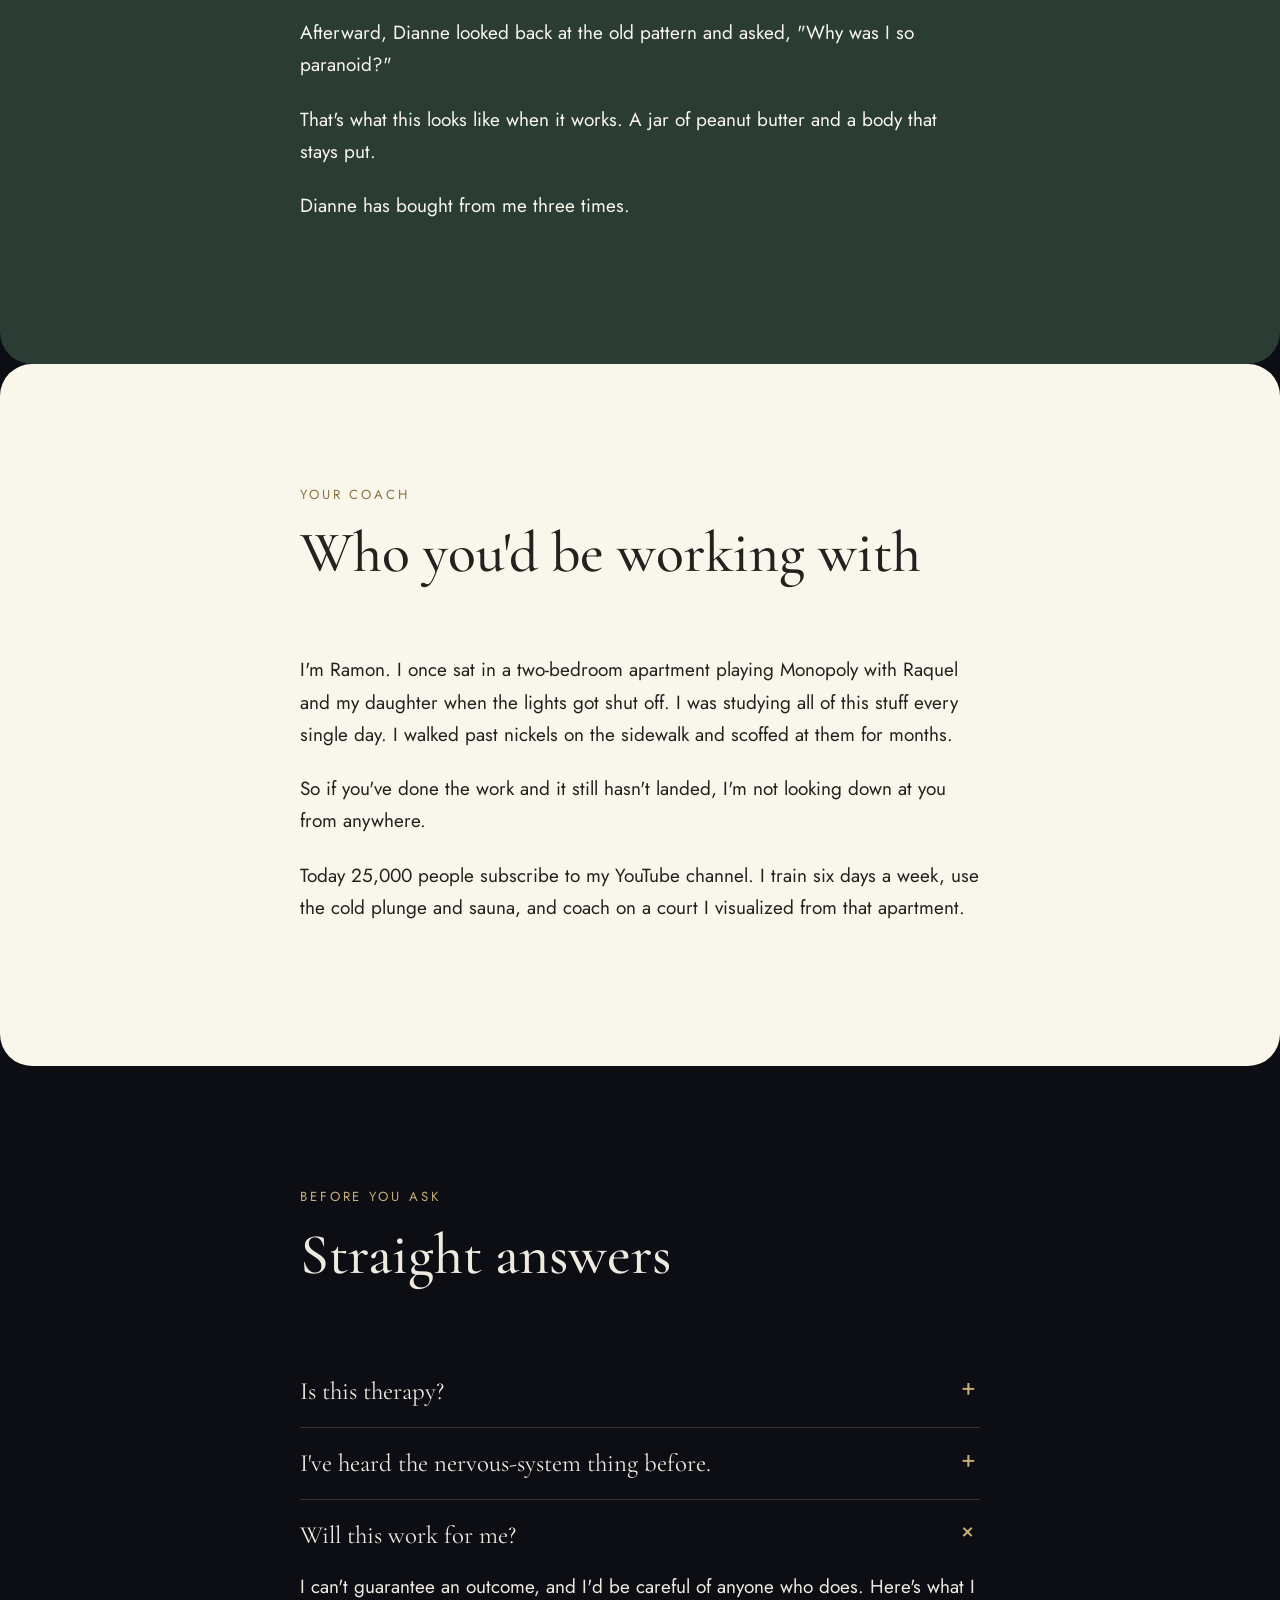
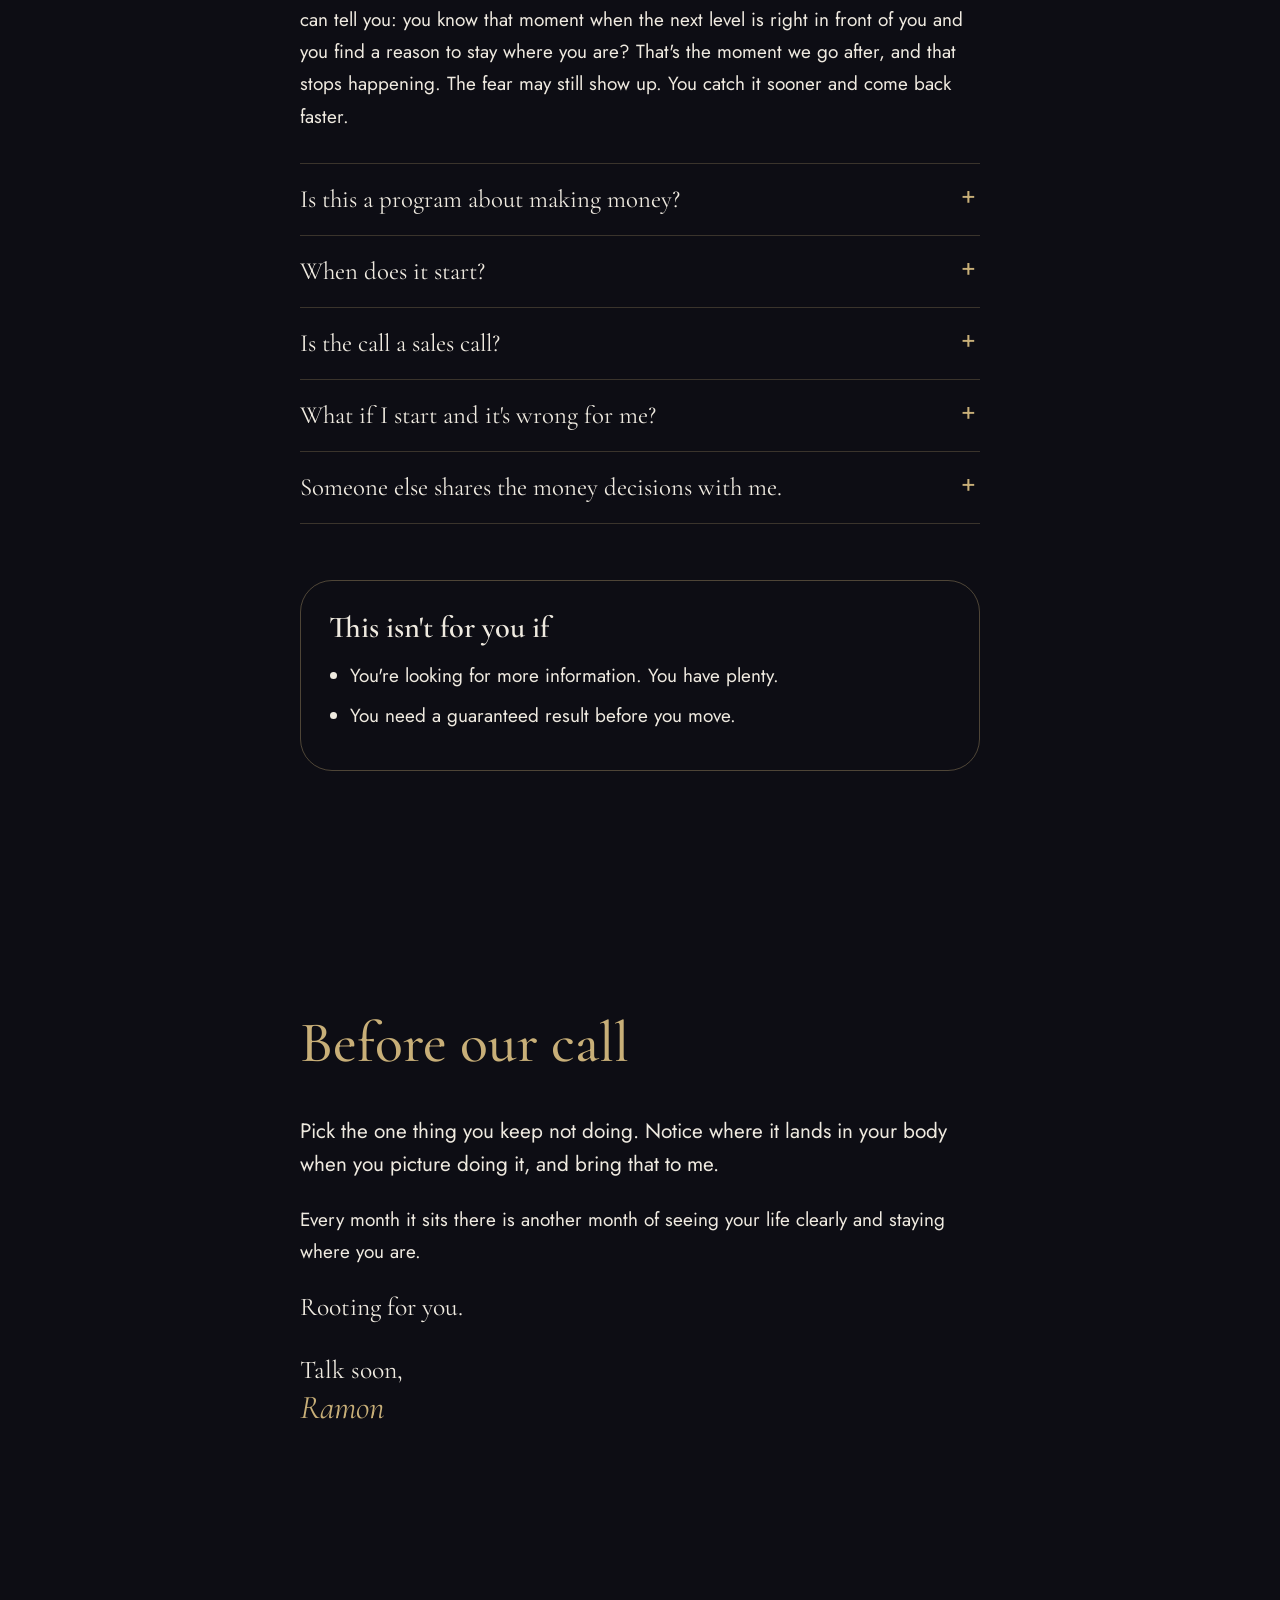
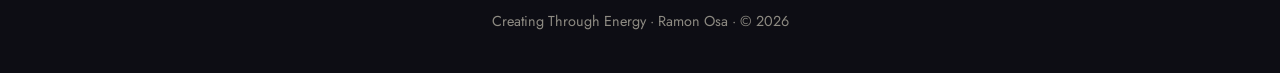
<file: 8-weeks/index.html>
<!doctype html>
<html lang="en">
<head>
  <meta charset="utf-8">
  <meta name="viewport" content="width=device-width, initial-scale=1">
  <title>What Actually Happens in Your 8 Weeks | Wealth From Safety</title>
  <meta name="description" content="Wealth From Safety, week by week. Read this before your call with Ramon Osa.">
  <meta name="robots" content="noindex, nofollow">
  <meta name="theme-color" content="#0D0D14">
  <link rel="preconnect" href="https://fonts.googleapis.com">
  <link rel="preconnect" href="https://fonts.gstatic.com" crossorigin>
  <link href="https://fonts.googleapis.com/css2?family=Cormorant+Garamond:ital,wght@0,500;0,600;1,500&family=Jost:wght@400;500&display=swap" rel="stylesheet">
  <link rel="stylesheet" href="styles.css">
</head>
<body>
  <div class="progress" aria-hidden="true"><span id="progressBar"></span></div>

  <header class="topbar">
    <span class="brand">Creating Through Energy</span>
    <a class="toplink" href="#weeks">The 8 weeks</a>
  </header>

  <main>
    <section class="hero">
      <svg class="rings" viewBox="0 0 600 600" aria-hidden="true">
        <circle cx="300" cy="300" r="90"/>
        <circle cx="300" cy="300" r="150"/>
        <circle cx="300" cy="300" r="210"/>
        <circle cx="300" cy="300" r="270"/>
      </svg>
      <div class="hero-inner">
        <p class="eyebrow" data-hero>Wealth From Safety</p>
        <h1 data-hero>What Actually Happens in Your <em>8 Weeks</em></h1>
        <p class="hero-sub" data-hero>Wealth From Safety is an 8-week group. Here's the whole thing, week by week. Read it before our call.</p>
        <a class="button" href="#weeks" data-hero><span>See the 8 weeks</span></a>
      </div>
    </section>

    <section class="band dark question">
      <div class="narrow">
        <p data-reveal>On one of my calls, someone who had paid for a full year of another program asked me the question I think you're entitled to ask.</p>
        <blockquote class="pull" data-reveal>"There is a part of me that already heard a bit the same kind of speech… why is it this time would be different?"</blockquote>
        <p data-reveal>Fair question. So here's my answer, in writing, before you and I ever talk.</p>
      </div>
    </section>

    <section class="band cream">
      <div class="narrow">
        <p class="lead" data-reveal>You know exactly what you want your life to look like. You've visualized it a thousand times. You've read the books, done the programs, filled the journals. You could teach this stuff.</p>
        <p class="lead strong" data-reveal>And you're still not living it.</p>
        <p data-reveal>The next level shows up right in front of you, and you find a reason to stay where you are. You feel it behind your ribs, or in your solar plexus, or as a dread at 3 in the morning. Some people call it the freeze. Some just notice they're incredible at helping everybody else get there.</p>
        <p class="domino" data-reveal><span>Here's the deal:</span> you can't believe your way into a reality your body still codes as dangerous.</p>
        <p data-reveal>Most of what you've tried worked on the thinking. Your insight is probably excellent. Meanwhile your nervous system hits the brake before your thinking mind gets a vote, because to your body, the moves that get you there are unsafe.</p>
        <p data-reveal>You keep every year of that work. It was missing one layer.</p>
        <p data-reveal>Nothing in you is broken. Something in you is protecting you.</p>
        <p data-reveal>So we start with the body. That's the difference, and it's the reason the weeks run in this order.</p>
      </div>
    </section>

    <section class="band dark weeks" id="weeks">
      <div class="wide">
        <p class="eyebrow" data-reveal>Week by week</p>
        <h2 data-reveal>The 8 weeks</h2>

        <div class="timeline">
          <span class="line" aria-hidden="true"><span id="lineFill"></span></span>

          <article class="phase">
            <header data-reveal>
              <p class="phase-span">Weeks 1 to 3</p>
              <h3>The Body</h3>
              <p class="phase-end">You come out of this part feeling <em>energized</em>.</p>
            </header>
            <div class="week" data-reveal>
              <span class="num">1</span>
              <div><h4>Expose the Survival Engine</h4><p>You map exactly what your body does when the next level gets close.</p></div>
            </div>
            <div class="week" data-reveal>
              <span class="num">2</span>
              <div><h4>Regulate the Nervous System</h4><p>You discharge what's been holding the brake on.</p></div>
            </div>
            <div class="week" data-reveal>
              <span class="num">3</span>
              <div><h4>Install Safety</h4><p>You build a 20-second safety anchor you can use anywhere, including in the middle of the conversation you've been avoiding.</p></div>
            </div>
            <figure class="proof" data-reveal>
              <blockquote>"Every single time I come to the lake with my family, it's some sort of crisis."</blockquote>
              <figcaption>That's Heather G., M.D., who runs three clinics.</figcaption>
              <p>In week two of working with me, a trainee quit mid-vacation.</p>
              <blockquote>"I didn't get, like, super panicky or anything like that. I think I really felt more in control."</blockquote>
            </figure>
          </article>

          <article class="phase">
            <header data-reveal>
              <p class="phase-span">Weeks 4 to 6</p>
              <h3>The Belief</h3>
              <p class="phase-end">You come out of this part feeling <em>free</em>.</p>
            </header>
            <div class="week" data-reveal>
              <span class="num">4</span>
              <div><h4>Find the Ceiling</h4><p>We find the sentence underneath the brake, the one that got planted before you had any say in it.</p></div>
            </div>
            <div class="week" data-reveal>
              <span class="num">5</span>
              <div><h4>Dissolve It</h4><p>A 7-step process, done from a regulated body, until that sentence stops looking like the truth.</p></div>
            </div>
            <div class="week" data-reveal>
              <span class="num">6</span>
              <div><h4>Install the New Identity</h4><p>The old identity was stored in the body, so that's where you install who you are now.</p></div>
            </div>
          </article>

          <article class="phase">
            <header data-reveal>
              <p class="phase-span">Weeks 7 and 8</p>
              <h3>The Action</h3>
              <p class="phase-end">You come out of this part feeling <em>at home in your body</em>.</p>
            </header>
            <div class="week" data-reveal>
              <span class="num">7</span>
              <div><h4>Build the Evidence Loop</h4><p>You move toward the life you've been visualizing from a body that's on your side, and you start collecting proof that nothing bad happens.</p></div>
            </div>
            <div class="week" data-reveal>
              <span class="num">8</span>
              <div><h4>Anchor the New Baseline</h4><p>You graduate by taking one real action as the new you. The conversation, the ask, the move you've been planning for years.</p></div>
            </div>
          </article>
        </div>
      </div>
    </section>

    <section class="band cream">
      <div class="wide">
        <p class="eyebrow" data-reveal>Included</p>
        <h2 data-reveal>What you get</h2>
        <ul class="gets">
          <li data-reveal><strong>An onboarding document</strong><span>before we start</span></li>
          <li data-reveal><strong>8 weekly video modules</strong><span>one each week, and you keep access to the training forever</span></li>
          <li data-reveal><strong>3 private one-hour calls with me</strong><span>kickoff, midpoint and launch</span></li>
          <li data-reveal><strong>Live group Q&amp;A</strong><span>Tuesdays, 9 to 11 AM Pacific, for your full 8 weeks</span></li>
          <li data-reveal><strong>Email replies</strong><span>within 24 hours</span></li>
        </ul>
      </div>
    </section>

    <section class="band green">
      <div class="narrow">
        <p class="eyebrow" data-reveal>A client story</p>
        <h2 data-reveal>The peanut butter moment</h2>
        <p data-reveal>Dianne spent 30 years as a pharmaceutical executive and years on personal development. Here's where that left Dianne.</p>
        <blockquote class="pull" data-reveal>"Standing in front of a mirror saying stupid affirmations doesn't do a damn thing for me."</blockquote>
        <blockquote class="pull" data-reveal>"I know it intellectually, but getting it to change is another story."</blockquote>
        <p data-reveal>Then, in an ordinary moment at home, Dianne's partner got frustrated about the oil separating in the peanut butter. Dianne watched a different nervous system answer. Same house. Same jar. A different person responding.</p>
        <p data-reveal>Afterward, Dianne looked back at the old pattern and asked, "Why was I so paranoid?"</p>
        <p data-reveal>That's what this looks like when it works. A jar of peanut butter and a body that stays put.</p>
        <p data-reveal>Dianne has bought from me three times.</p>
      </div>
    </section>

    <section class="band cream">
      <div class="narrow">
        <p class="eyebrow" data-reveal>Your coach</p>
        <h2 data-reveal>Who you'd be working with</h2>
        <p data-reveal>I'm Ramon. I once sat in a two-bedroom apartment playing Monopoly with Raquel and my daughter when the lights got shut off. I was studying all of this stuff every single day. I walked past nickels on the sidewalk and scoffed at them for months.</p>
        <p data-reveal>So if you've done the work and it still hasn't landed, I'm not looking down at you from anywhere.</p>
        <p data-reveal>Today 25,000 people subscribe to my YouTube channel. I train six days a week, use the cold plunge and sauna, and coach on a court I visualized from that apartment.</p>
      </div>
    </section>

    <section class="band dark">
      <div class="narrow">
        <p class="eyebrow" data-reveal>Before you ask</p>
        <h2 data-reveal>Straight answers</h2>
        <div class="faq">
          <details data-reveal>
            <summary>Is this therapy?</summary>
            <p>No. It's coaching. If you have a therapist, this doesn't replace them.</p>
          </details>
          <details data-reveal>
            <summary>I've heard the nervous-system thing before.</summary>
            <p>Then you know the idea. This is 8 weeks of doing it, aimed at the life you keep visualizing, with me on three private calls.</p>
          </details>
          <details data-reveal open>
            <summary>Will this work for me?</summary>
            <p>I can't guarantee an outcome, and I'd be careful of anyone who does. Here's what I can tell you: you know that moment when the next level is right in front of you and you find a reason to stay where you are? That's the moment we go after, and that stops happening. The fear may still show up. You catch it sooner and come back faster.</p>
          </details>
          <details data-reveal>
            <summary>Is this a program about making money?</summary>
            <p>It's about what your body will allow. Wealth from safety means feeling free, energized and at home in the life you're building. I don't promise income.</p>
          </details>
          <details data-reveal>
            <summary>When does it start?</summary>
            <p>Whenever you're ready. You can join at any time, and your 8 weeks start when you do.</p>
          </details>
          <details data-reveal>
            <summary>Is the call a sales call?</summary>
            <p>Yes. We'll look at what's actually stopping you. If I think this fits, I'll tell you the price and how the payments work. If it doesn't, I'll tell you that too.</p>
          </details>
          <details data-reveal>
            <summary>What if I start and it's wrong for me?</summary>
            <p>You have 72 hours after our kickoff call to decide it's not the right fit. If you do, you get a full refund of what you've paid. After that, you're committed to the full payment.</p>
          </details>
          <details data-reveal>
            <summary>Someone else shares the money decisions with me.</summary>
            <p>Bring them to the call. Please don't hide this from anybody.</p>
          </details>
        </div>

        <div class="notfor" data-reveal>
          <h3>This isn't for you if</h3>
          <ul>
            <li>You're looking for more information. You have plenty.</li>
            <li>You need a guaranteed result before you move.</li>
          </ul>
        </div>
      </div>
    </section>

    <section class="band closing">
      <div class="narrow">
        <h2 data-reveal>Before our call</h2>
        <p class="lead" data-reveal>Pick the one thing you keep not doing. Notice where it lands in your body when you picture doing it, and bring that to me.</p>
        <p data-reveal>Every month it sits there is another month of seeing your life clearly and staying where you are.</p>
        <p class="sign" data-reveal>Rooting for you.</p>
        <p class="sign" data-reveal>Talk soon,<br><em>Ramon</em></p>
      </div>
    </section>
  </main>

  <footer class="foot">
    <p>Creating Through Energy · Ramon Osa · © 2026</p>
  </footer>

  <script src="script.js"></script>
</body>
</html>
</file>
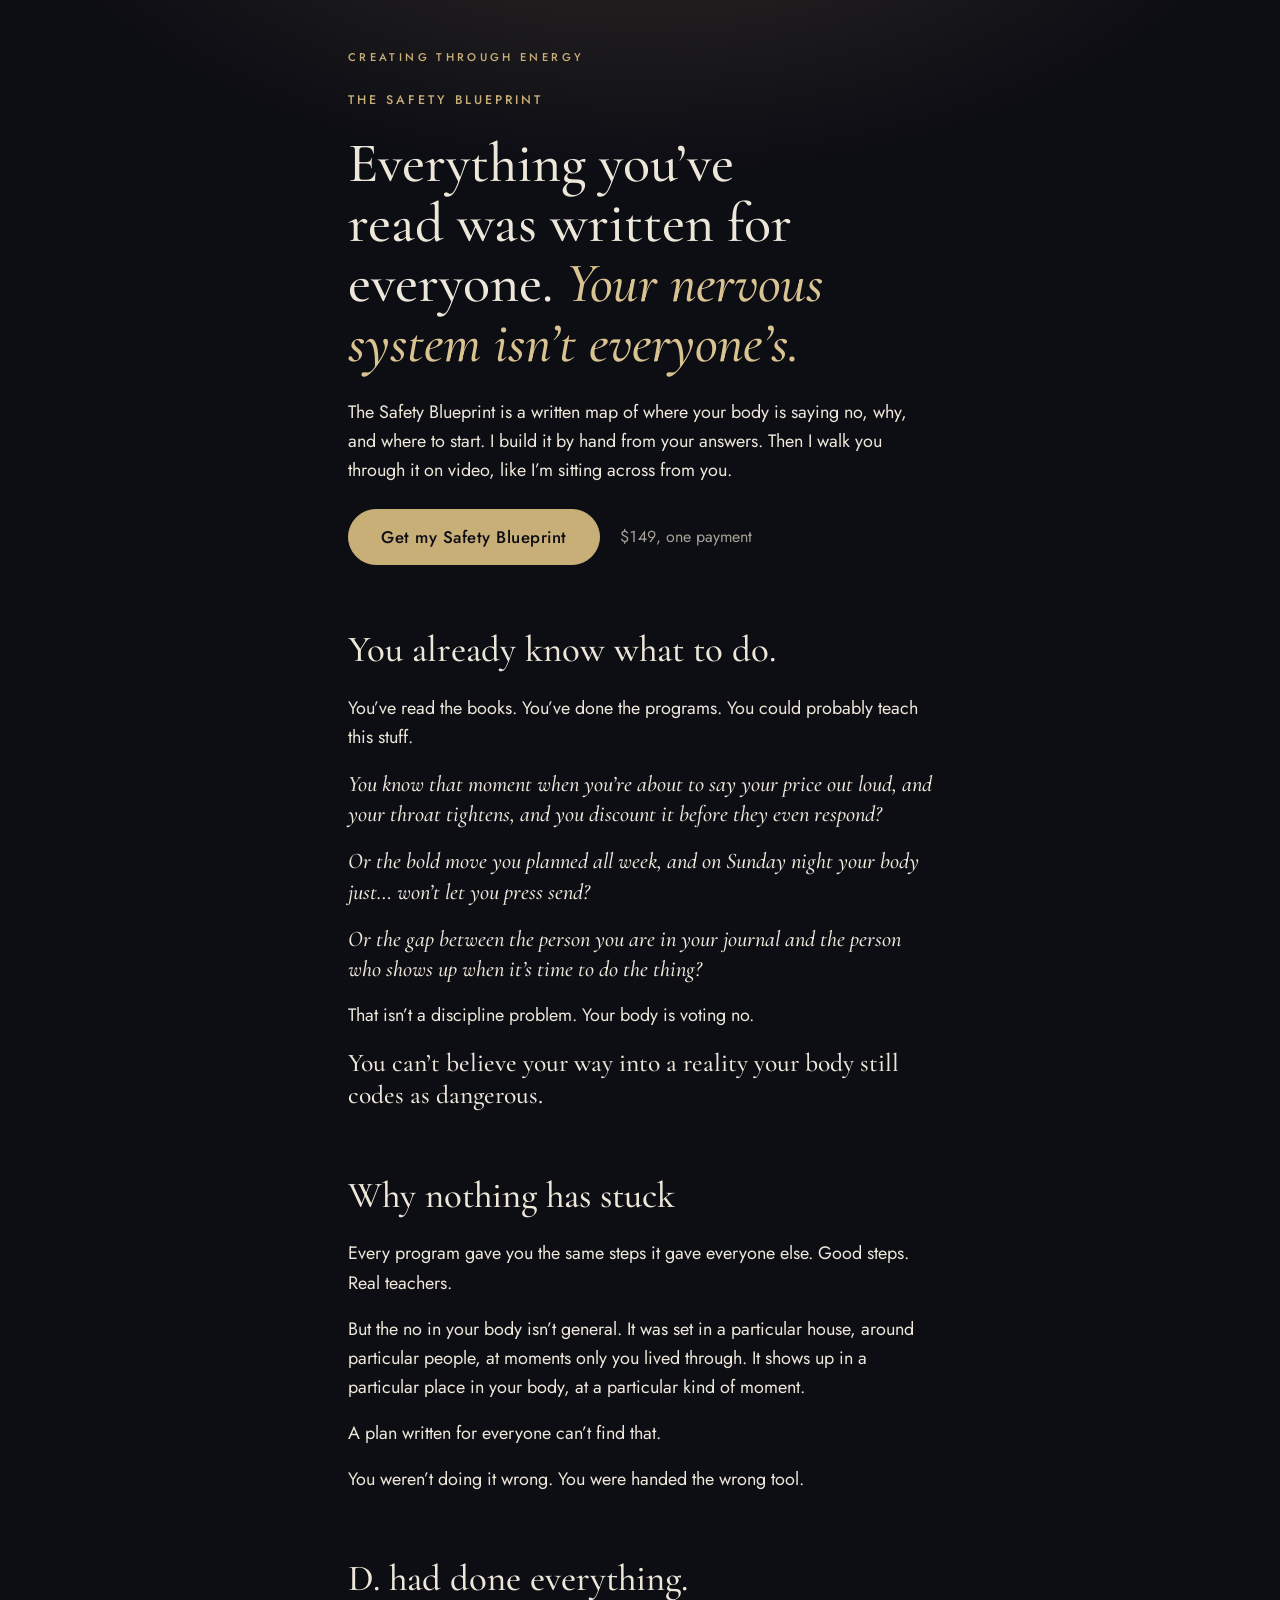
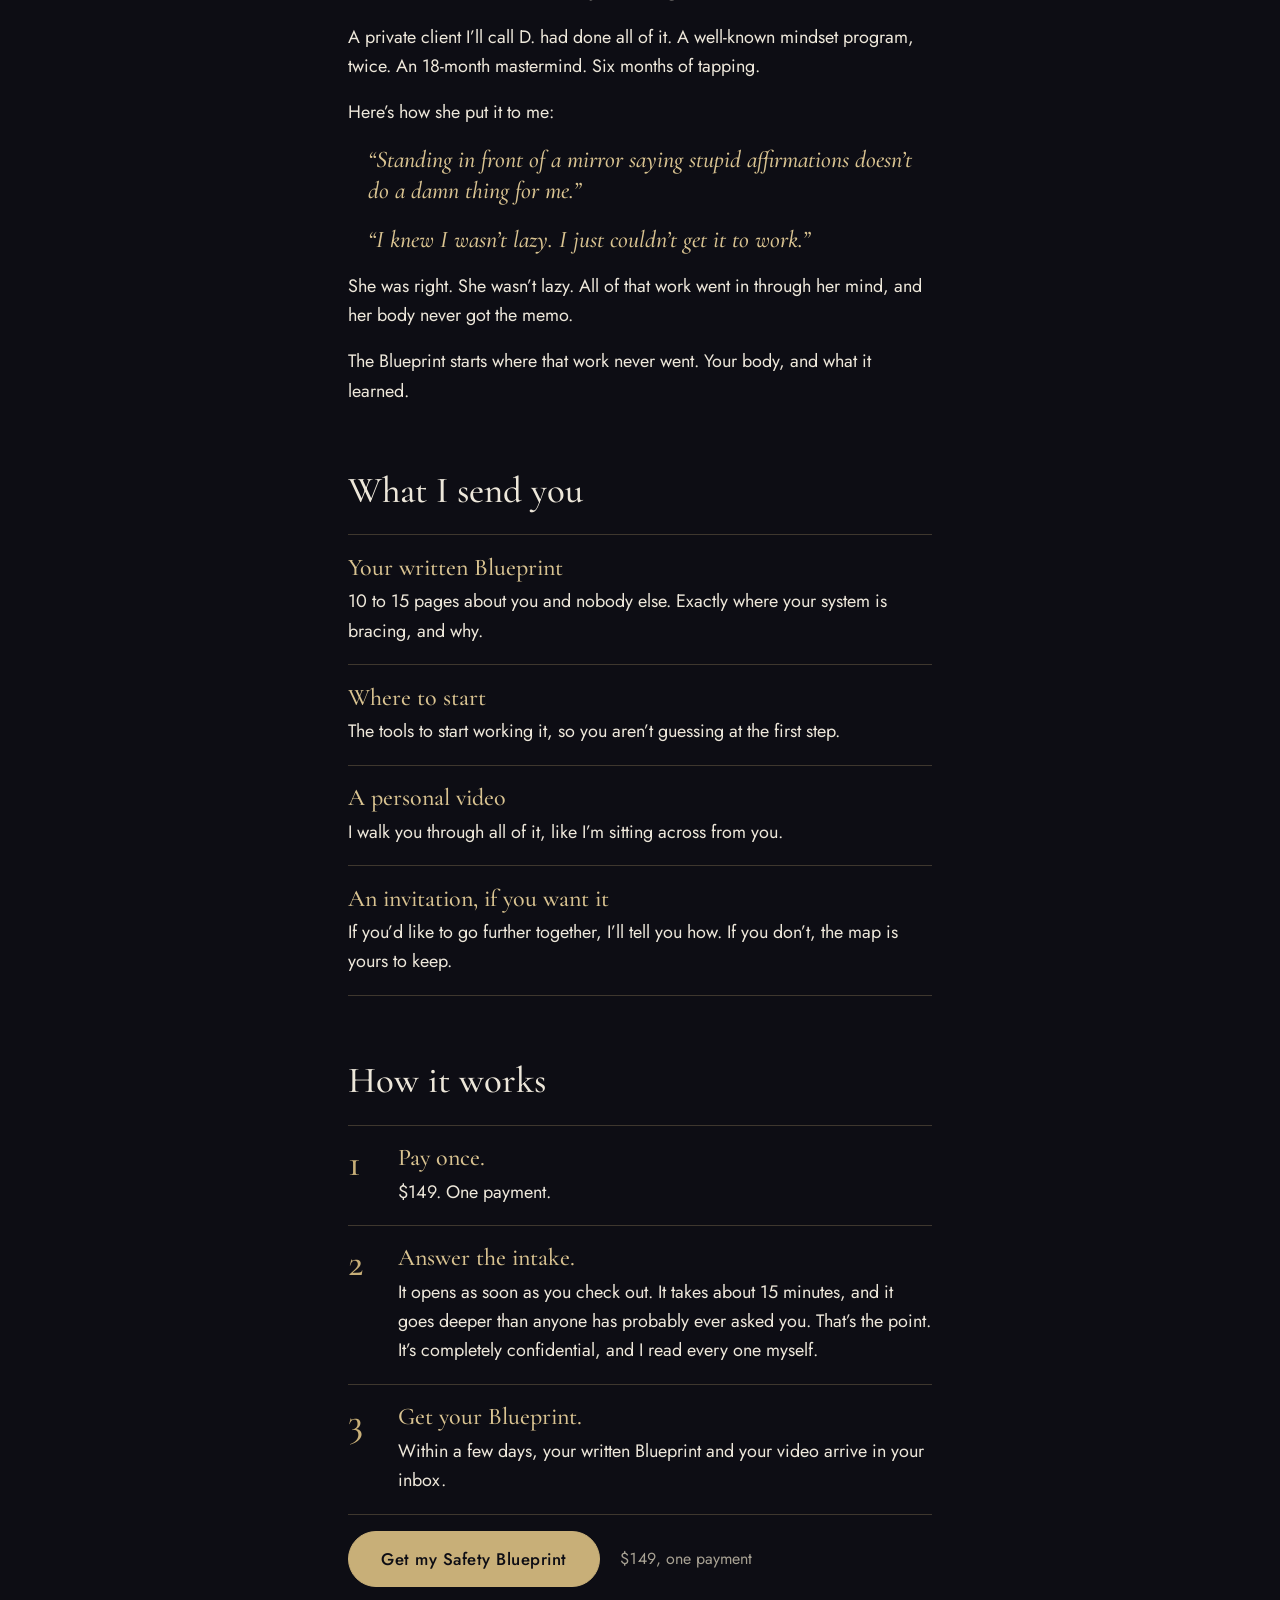
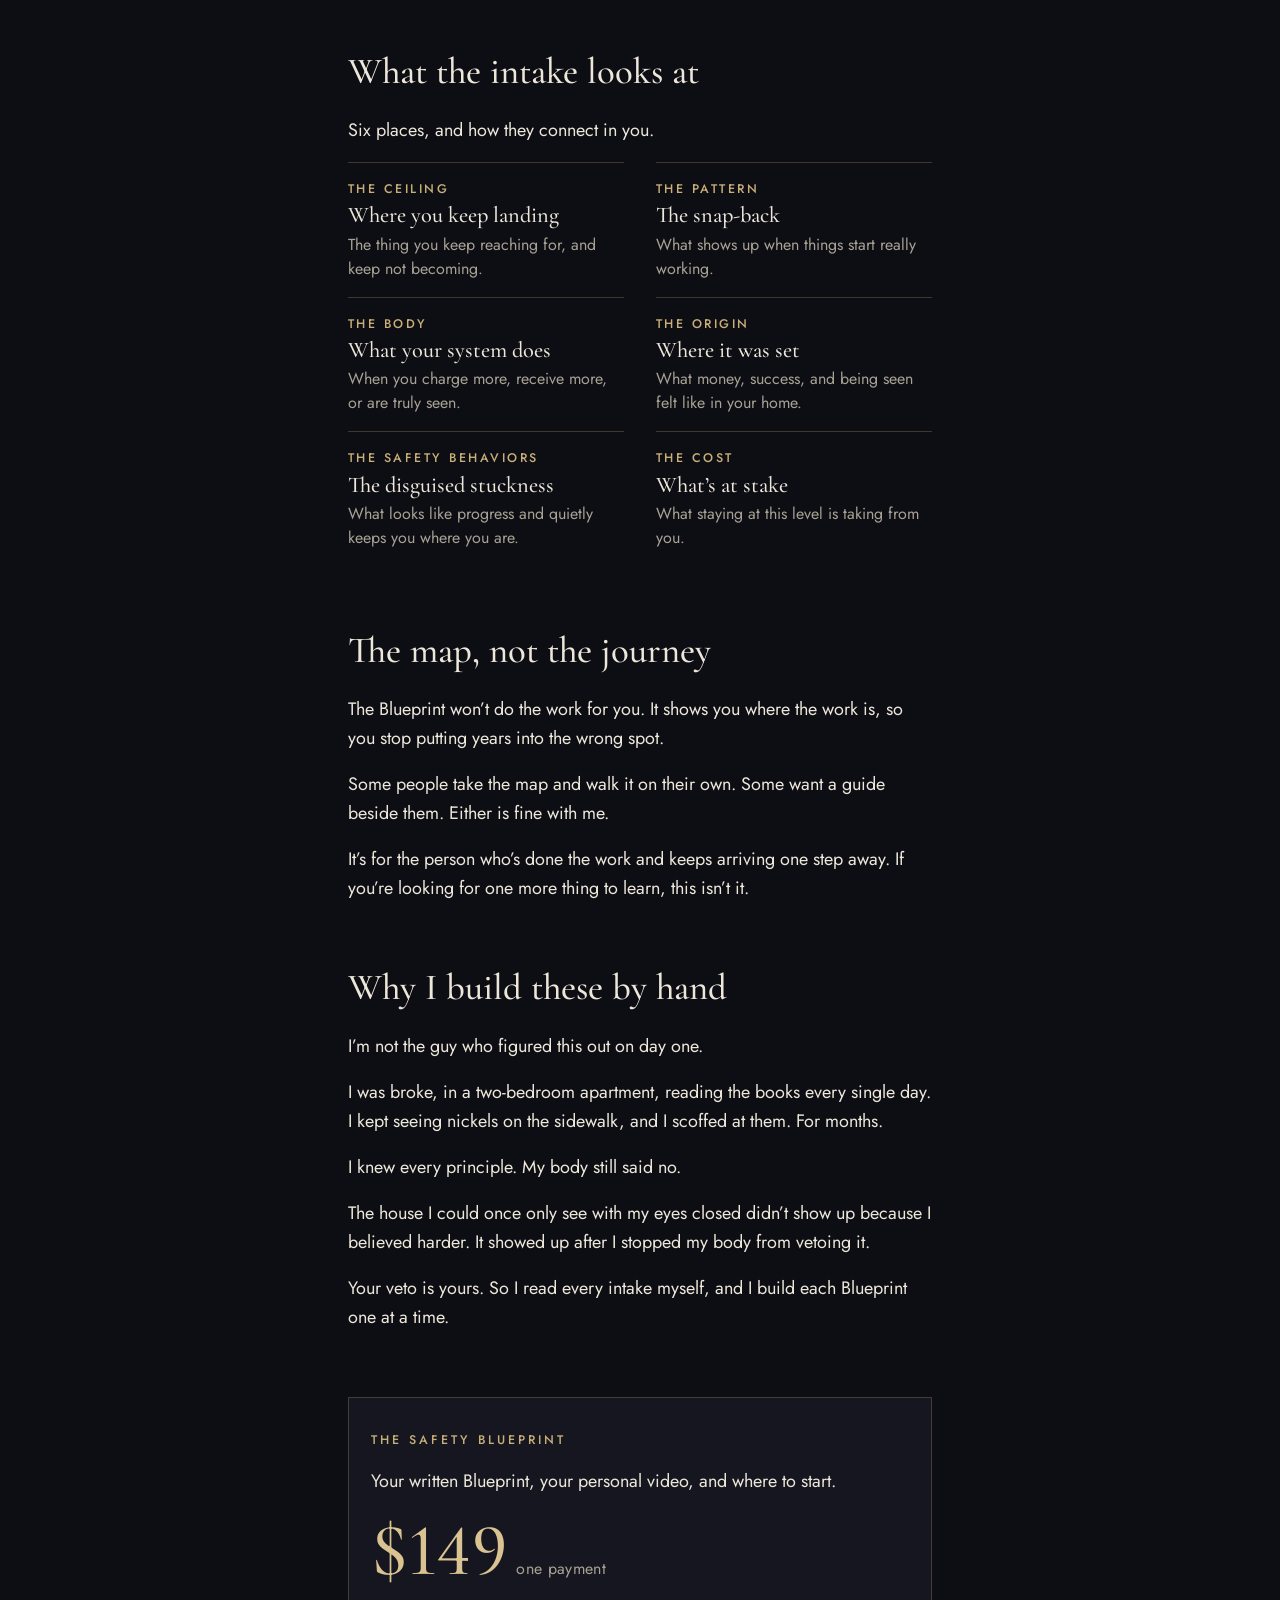
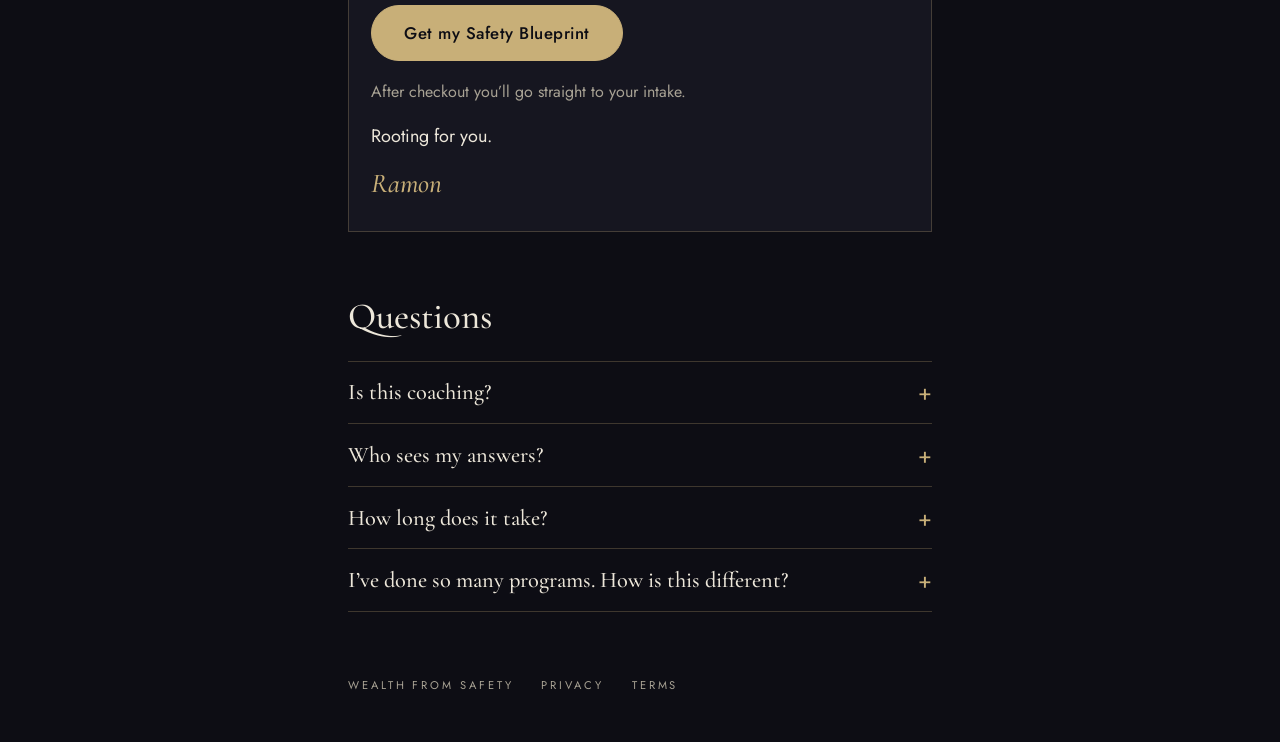
<file: blueprint/index.html>
<!DOCTYPE html>
<html lang="en">
<head>
<meta charset="UTF-8">
<meta name="viewport" content="width=device-width, initial-scale=1.0, viewport-fit=cover">
<title>The Safety Blueprint · Creating Through Energy</title>
<meta name="description" content="A written map of where your body is saying no, why, and where to start. Built by hand from your answers by Ramon Osa, with a personal video walkthrough.">
<link rel="canonical" href="https://www.creatingthroughenergy.com/blueprint/">
<meta property="og:title" content="The Safety Blueprint">
<meta property="og:description" content="A written map of where your body is saying no, why, and where to start. Built by hand from your answers by Ramon Osa, with a personal video walkthrough.">
<meta property="og:type" content="website">
<meta property="og:url" content="https://www.creatingthroughenergy.com/blueprint/">
<link rel="icon" href="data:image/svg+xml,%3Csvg xmlns='http://www.w3.org/2000/svg' viewBox='0 0 100 100'%3E%3Ccircle cx='50' cy='50' r='42' fill='%23C98F4E'/%3E%3Ccircle cx='50' cy='50' r='20' fill='%23F6F1E7'/%3E%3C/svg%3E">
<link rel="preconnect" href="https://fonts.googleapis.com">
<link rel="preconnect" href="https://fonts.gstatic.com" crossorigin>
<link rel="stylesheet" href="https://fonts.googleapis.com/css2?family=Cormorant+Garamond:ital,wght@0,500;0,600;1,500;1,600&family=Jost:wght@400;500&display=swap">
<style>
[hidden] { display: none !important; }
img { max-width: 100%; }
/* Layout: one long reading column, written as a letter; ruled lists carry the facts, and the price is the only boxed object. */
/* Single dark look on purpose: the locked CTE system (midnight, gold, Cormorant Garamond, Jost), matching the quiz people arrive from. */
:root {
  color-scheme: dark;
  --midnight: #0D0D14;
  --panel: #161620;
  --ivory: #EDE7DA;
  --muted: #A8A294;
  --gold: #C8AF78;
  --gold-bright: #D9C391;
  --line: rgba(200, 175, 120, .26);
  --wash: rgba(200, 175, 120, .07);
  --display: 'Cormorant Garamond', 'Iowan Old Style', 'Palatino Linotype', Georgia, serif;
  --body: 'Jost', 'Avenir Next', 'Segoe UI', system-ui, sans-serif;
}
*, *::before, *::after { box-sizing: border-box; }
body {
  margin: 0;
  background: radial-gradient(56rem 30rem at 50% -10rem, rgba(200, 175, 120, .19), transparent 70%) no-repeat, var(--midnight);
  background-color: var(--midnight);
  color: var(--ivory);
  font-family: var(--body);
  font-size: 1.125rem;
  line-height: 1.62;
  -webkit-font-smoothing: antialiased;
}
.page {
  max-width: 39rem;
  margin-inline: auto;
  padding-inline: 1.25rem;
  padding-block: 1.5rem 3rem;
  display: flex;
  flex-direction: column;
  gap: 4rem;
}
p, h1, h2, h3, dl, dd, ol { margin: 0; }
ol { padding: 0; list-style: none; }
h1, h2, h3 { font-family: var(--display); font-weight: 500; text-wrap: balance; }
h1 { font-size: clamp(2.25rem, 8.2vw, 3.5rem); line-height: 1.07; }
h1 em { font-style: italic; color: var(--gold-bright); }
h2 { font-size: clamp(1.75rem, 6.2vw, 2.3rem); line-height: 1.15; }

.wordmark { font-size: .7rem; font-weight: 500; letter-spacing: .3em; text-transform: uppercase; color: var(--gold); }
.kicker { font-size: .78rem; font-weight: 500; letter-spacing: .24em; text-transform: uppercase; color: var(--gold); }
.from { border-block: 1px solid var(--line); padding-block: .8rem; color: var(--gold-bright); font-size: 1rem; }

.hero { display: grid; gap: 1.5rem; padding-top: 1.5rem; }
.block { display: grid; gap: 1.05rem; }
.block > h2 { margin-bottom: .35rem; }
.moment { font: italic 500 1.4rem/1.35 var(--display); }
.said { font: italic 500 1.5rem/1.32 var(--display); padding-left: 1.25rem; color: var(--gold-bright); }
.strong { font: 500 1.6rem/1.25 var(--display); }

.btn {
  display: inline-block;
  font: 500 1.05rem/1.2 var(--body);
  letter-spacing: .03em;
  text-decoration: none;
  text-align: center;
  color: var(--midnight);
  background: var(--gold);
  border: 1px solid var(--gold);
  border-radius: 999px;
  padding: 1.05rem 2rem;
  transition: background .15s, transform .15s;
}
.btn:hover { background: var(--gold-bright); transform: translateY(-1px); }
.btn:focus-visible, summary:focus-visible { outline: 2px solid var(--gold-bright); outline-offset: 3px; }
.cta { display: flex; flex-wrap: wrap; align-items: center; gap: .75rem 1.25rem; }
.cta span { color: var(--muted); font-size: 1rem; font-variant-numeric: tabular-nums; }

/* ruled lists */
.ruled { display: grid; }
.ruled > div, .ruled > li { border-top: 1px solid var(--line); padding-block: 1.15rem; display: grid; gap: .3rem; }
.ruled > :last-child { border-bottom: 1px solid var(--line); }
.ruled dt, .ruled h3 { font: 500 1.5rem/1.2 var(--display); color: var(--gold-bright); }
.steps { counter-reset: step; }
.steps > li { counter-increment: step; grid-template-columns: 2.6rem minmax(0, 1fr); column-gap: .5rem; }
.steps > li::before { content: counter(step); font: 500 2.4rem/1 var(--display); color: var(--gold); grid-row: span 2; }
.looks { display: grid; grid-template-columns: repeat(auto-fit, minmax(15rem, 1fr)); gap: 0 2rem; }
.looks > div { border-top: 1px solid var(--line); padding-block: 1rem; display: grid; gap: .15rem; min-width: 0; }
.looks dt { font-size: .78rem; font-weight: 500; letter-spacing: .2em; text-transform: uppercase; color: var(--gold); }
.looks dd { font: 500 1.4rem/1.25 var(--display); }
.looks dd small { display: block; font: 400 1rem/1.5 var(--body); color: var(--muted); margin-top: .2rem; }

.offer {
  background: var(--panel);
  border: 1px solid var(--line);
  padding: 2rem 1.4rem;
  display: grid;
  gap: 1.1rem;
  justify-items: start;
}
.price { font: 500 clamp(3.4rem, 14vw, 4.6rem)/1 var(--display); color: var(--gold-bright); font-variant-numeric: lining-nums; }
.price small { font: 400 1rem/1 var(--body); color: var(--muted); letter-spacing: .02em; margin-left: .5rem; }
.quiet { color: var(--muted); font-size: 1rem; }
.sig { font: italic 500 1.7rem/1.1 var(--display); color: var(--gold); }

details { border-top: 1px solid var(--line); padding-block: 1.05rem; }
details:last-of-type { border-bottom: 1px solid var(--line); }
summary { font: 500 1.4rem/1.25 var(--display); cursor: pointer; list-style: none; display: flex; justify-content: space-between; gap: 1rem; }
summary::-webkit-details-marker { display: none; }
summary::after { content: "+"; color: var(--gold); font-family: var(--body); font-weight: 400; }
details[open] summary::after { content: "\2212"; }
details p { margin-top: .7rem; }

.foot { font-size: .7rem; letter-spacing: .26em; text-transform: uppercase; color: var(--muted); display: flex; flex-wrap: wrap; gap: .6rem 1.75rem; }
.foot a { color: inherit; text-decoration: none; }
.foot a:hover { color: var(--ivory); text-decoration: underline; }

@media (prefers-reduced-motion: reduce) { .btn { transition: none; } }
</style>
</head>
<body>
<div class="page">
  <header class="hero">
    <span class="wordmark">Creating Through Energy</span>
    <p class="kicker">The Safety Blueprint</p>
    <p class="from" id="from" hidden></p>
    <h1>Everything you’ve read was written for everyone. <em>Your nervous system isn’t everyone’s.</em></h1>
    <p>The Safety Blueprint is a written map of where your body is saying no, why, and where to start. I build it by hand from your answers. Then I walk you through it on video, like I’m sitting across from you.</p>
    <div class="cta">
      <a class="btn" data-buy href="https://buy.stripe.com/cNi28t53y65mbzRbjeeME0j">Get my Safety Blueprint</a>
      <span>$149, one payment</span>
    </div>
  </header>

  <section class="block">
    <h2>You already know what to do.</h2>
    <p>You’ve read the books. You’ve done the programs. You could probably teach this stuff.</p>
    <p class="moment">You know that moment when you’re about to say your price out loud, and your throat tightens, and you discount it before they even respond?</p>
    <p class="moment">Or the bold move you planned all week, and on Sunday night your body just… won’t let you press send?</p>
    <p class="moment">Or the gap between the person you are in your journal and the person who shows up when it’s time to do the thing?</p>
    <p>That isn’t a discipline problem. Your body is voting no.</p>
    <p class="strong">You can’t believe your way into a reality your body still codes as dangerous.</p>
  </section>

  <section class="block">
    <h2>Why nothing has stuck</h2>
    <p>Every program gave you the same steps it gave everyone else. Good steps. Real teachers.</p>
    <p>But the no in your body isn’t general. It was set in a particular house, around particular people, at moments only you lived through. It shows up in a particular place in your body, at a particular kind of moment.</p>
    <p>A plan written for everyone can’t find that.</p>
    <p>You weren’t doing it wrong. You were handed the wrong tool.</p>
  </section>

  <section class="block">
    <h2>D. had done everything.</h2>
    <p>A private client I’ll call D. had done all of it. A well-known mindset program, twice. An 18-month mastermind. Six months of tapping.</p>
    <p>Here’s how she put it to me:</p>
    <p class="said">“Standing in front of a mirror saying stupid affirmations doesn’t do a damn thing for me.”</p>
    <p class="said">“I knew I wasn’t lazy. I just couldn’t get it to work.”</p>
    <p>She was right. She wasn’t lazy. All of that work went in through her mind, and her body never got the memo.</p>
    <p>The Blueprint starts where that work never went. Your body, and what it learned.</p>
  </section>

  <section class="block">
    <h2>What I send you</h2>
    <dl class="ruled">
      <div><dt>Your written Blueprint</dt><dd>10 to 15 pages about you and nobody else. Exactly where your system is bracing, and why.</dd></div>
      <div><dt>Where to start</dt><dd>The tools to start working it, so you aren’t guessing at the first step.</dd></div>
      <div><dt>A personal video</dt><dd>I walk you through all of it, like I’m sitting across from you.</dd></div>
      <div><dt>An invitation, if you want it</dt><dd>If you’d like to go further together, I’ll tell you how. If you don’t, the map is yours to keep.</dd></div>
    </dl>
  </section>

  <section class="block">
    <h2>How it works</h2>
    <ol class="ruled steps">
      <li><h3>Pay once.</h3><p>$149. One payment.</p></li>
      <li><h3>Answer the intake.</h3><p>It opens as soon as you check out. It takes about 15 minutes, and it goes deeper than anyone has probably ever asked you. That’s the point. It’s completely confidential, and I read every one myself.</p></li>
      <li><h3>Get your Blueprint.</h3><p>Within a few days, your written Blueprint and your video arrive in your inbox.</p></li>
    </ol>
    <div class="cta">
      <a class="btn" data-buy href="https://buy.stripe.com/cNi28t53y65mbzRbjeeME0j">Get my Safety Blueprint</a>
      <span>$149, one payment</span>
    </div>
  </section>

  <section class="block">
    <h2>What the intake looks at</h2>
    <p>Six places, and how they connect in you.</p>
    <dl class="looks">
      <div><dt>The ceiling</dt><dd>Where you keep landing<small>The thing you keep reaching for, and keep not becoming.</small></dd></div>
      <div><dt>The pattern</dt><dd>The snap-back<small>What shows up when things start really working.</small></dd></div>
      <div><dt>The body</dt><dd>What your system does<small>When you charge more, receive more, or are truly seen.</small></dd></div>
      <div><dt>The origin</dt><dd>Where it was set<small>What money, success, and being seen felt like in your home.</small></dd></div>
      <div><dt>The safety behaviors</dt><dd>The disguised stuckness<small>What looks like progress and quietly keeps you where you are.</small></dd></div>
      <div><dt>The cost</dt><dd>What’s at stake<small>What staying at this level is taking from you.</small></dd></div>
    </dl>
  </section>

  <section class="block">
    <h2>The map, not the journey</h2>
    <p>The Blueprint won’t do the work for you. It shows you where the work is, so you stop putting years into the wrong spot.</p>
    <p>Some people take the map and walk it on their own. Some want a guide beside them. Either is fine with me.</p>
    <p>It’s for the person who’s done the work and keeps arriving one step away. If you’re looking for one more thing to learn, this isn’t it.</p>
  </section>

  <section class="block">
    <h2>Why I build these by hand</h2>
    <p>I’m not the guy who figured this out on day one.</p>
    <p>I was broke, in a two-bedroom apartment, reading the books every single day. I kept seeing nickels on the sidewalk, and I scoffed at them. For months.</p>
    <p>I knew every principle. My body still said no.</p>
    <p>The house I could once only see with my eyes closed didn’t show up because I believed harder. It showed up after I stopped my body from vetoing it.</p>
    <p>Your veto is yours. So I read every intake myself, and I build each Blueprint one at a time.</p>
  </section>

  <section class="offer">
    <p class="kicker">The Safety Blueprint</p>
    <p>Your written Blueprint, your personal video, and where to start.</p>
    <p class="price">$149<small>one payment</small></p>
    <a class="btn" data-buy href="https://buy.stripe.com/cNi28t53y65mbzRbjeeME0j">Get my Safety Blueprint</a>
    <p class="quiet">After checkout you’ll go straight to your intake.</p>
    <p>Rooting for you.</p>
    <p class="sig">Ramon</p>
  </section>

  <section class="block">
    <h2>Questions</h2>
    <div>
      <details>
        <summary>Is this coaching?</summary>
        <p>No. It’s a written map and a personal video. If you’d like to work together afterward, I’ll tell you how. There’s no pressure either way.</p>
      </details>
      <details>
        <summary>Who sees my answers?</summary>
        <p>I do. Your intake is confidential, and I read every one personally.</p>
      </details>
      <details>
        <summary>How long does it take?</summary>
        <p>About 15 minutes for you to answer. Within a few days, your Blueprint and your video are in your inbox.</p>
      </details>
      <details>
        <summary>I’ve done so many programs. How is this different?</summary>
        <p>A program gives everyone the same steps. This isn’t a program. It’s about one nervous system. Yours.</p>
      </details>
    </div>
  </section>

  <footer class="foot">
    <span>Wealth from Safety</span>
    <a href="https://www.creatingthroughenergy.com/privacy.html">Privacy</a>
    <a href="https://www.creatingthroughenergy.com/terms.html">Terms</a>
  </footer>
</div>

<script>
(function () {
  "use strict";
  /* settings */
  var CONFIG = {
    stripeUrl: "https://buy.stripe.com/cNi28t53y65mbzRbjeeME0j"   // the $149 payment link; it should redirect to the intake after payment
  };
  var VETO = { visibility: "Visibility Veto", loyalty: "Loyalty Veto", ease: "Ease Veto" };

  Array.prototype.forEach.call(document.querySelectorAll("[data-buy]"), function (a) { a.href = CONFIG.stripeUrl; });

  /* arriving from the quiz: the link carries the visitor's result, e.g. #loyalty */
  function greet() {
    var key = (location.hash || "").replace("#", "").toLowerCase();
    var line = document.getElementById("from");
    if (VETO[key]) {
      line.textContent = "Your result was the " + VETO[key] + ". This is how I map your version of it.";
      line.hidden = false;
    } else {
      line.hidden = true;
    }
  }
  greet();
  window.addEventListener("hashchange", greet);
})();
</script>
</body>
</html>
</file>
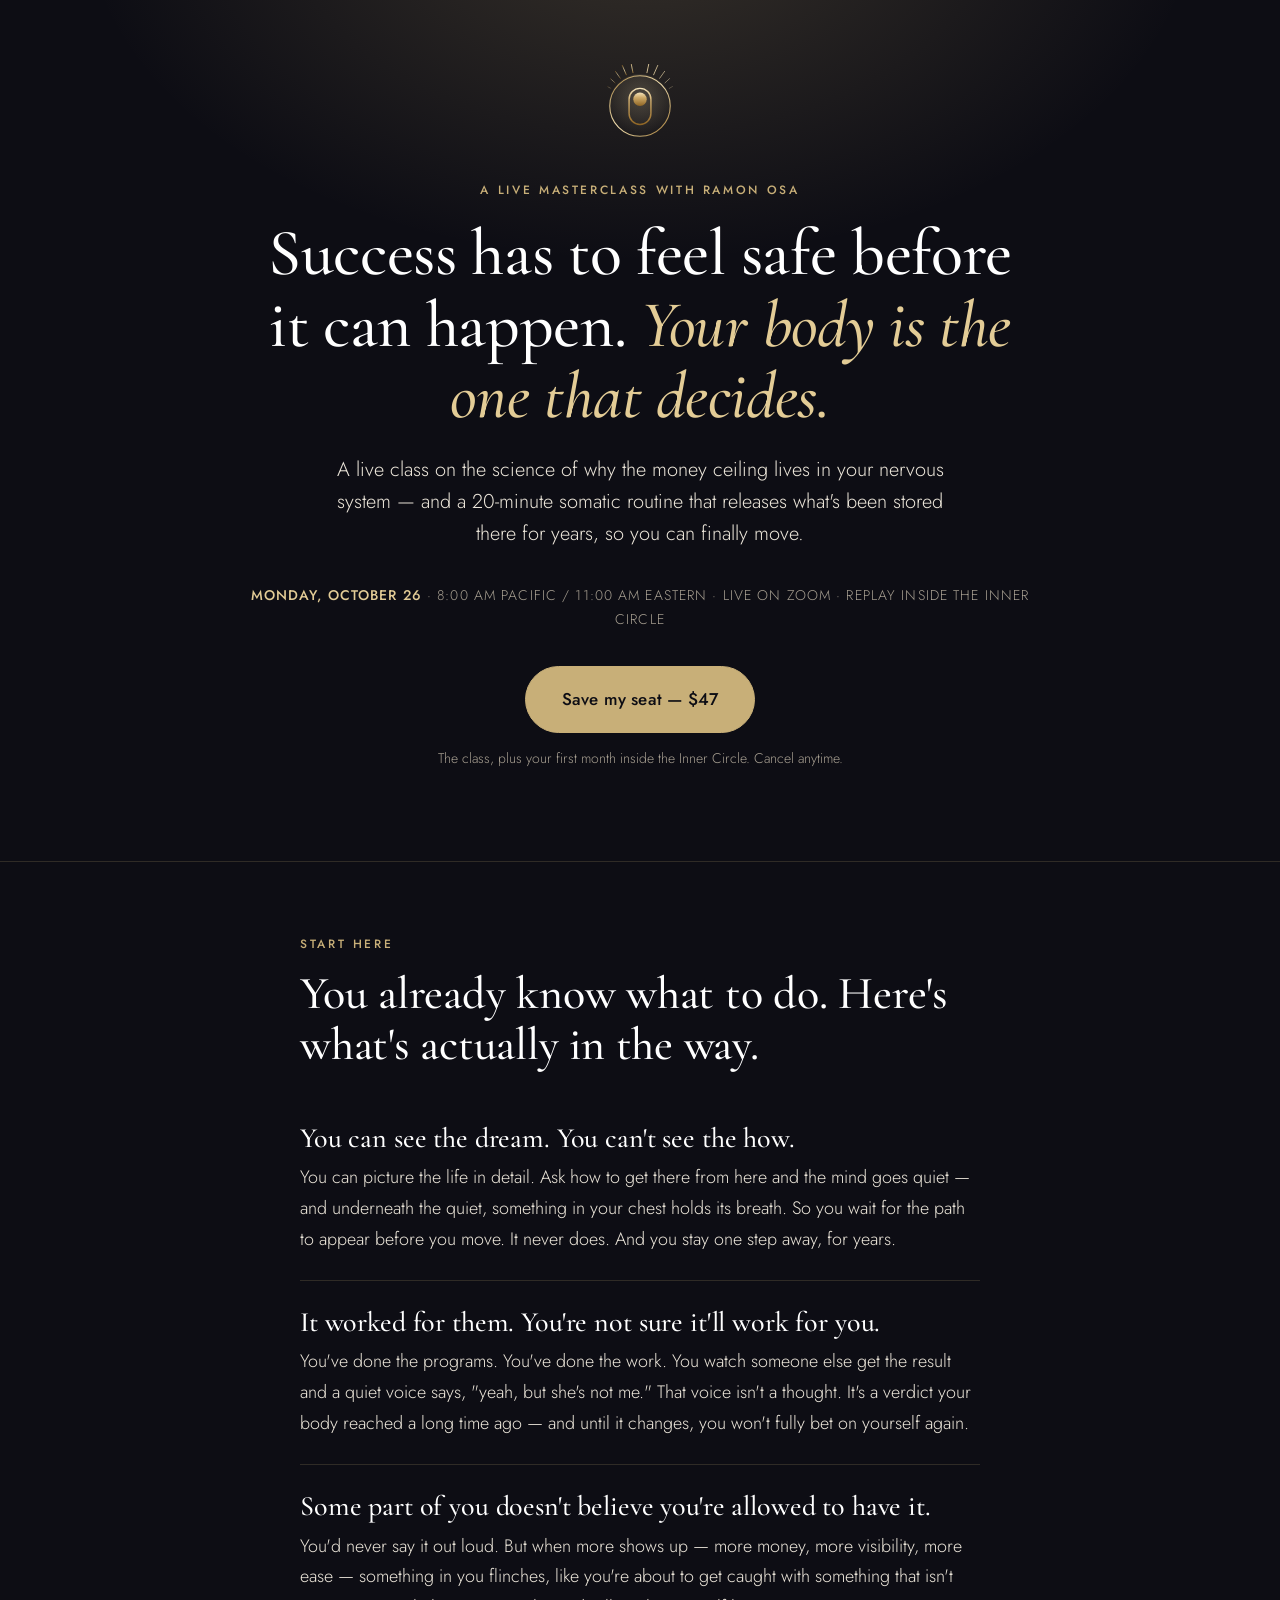
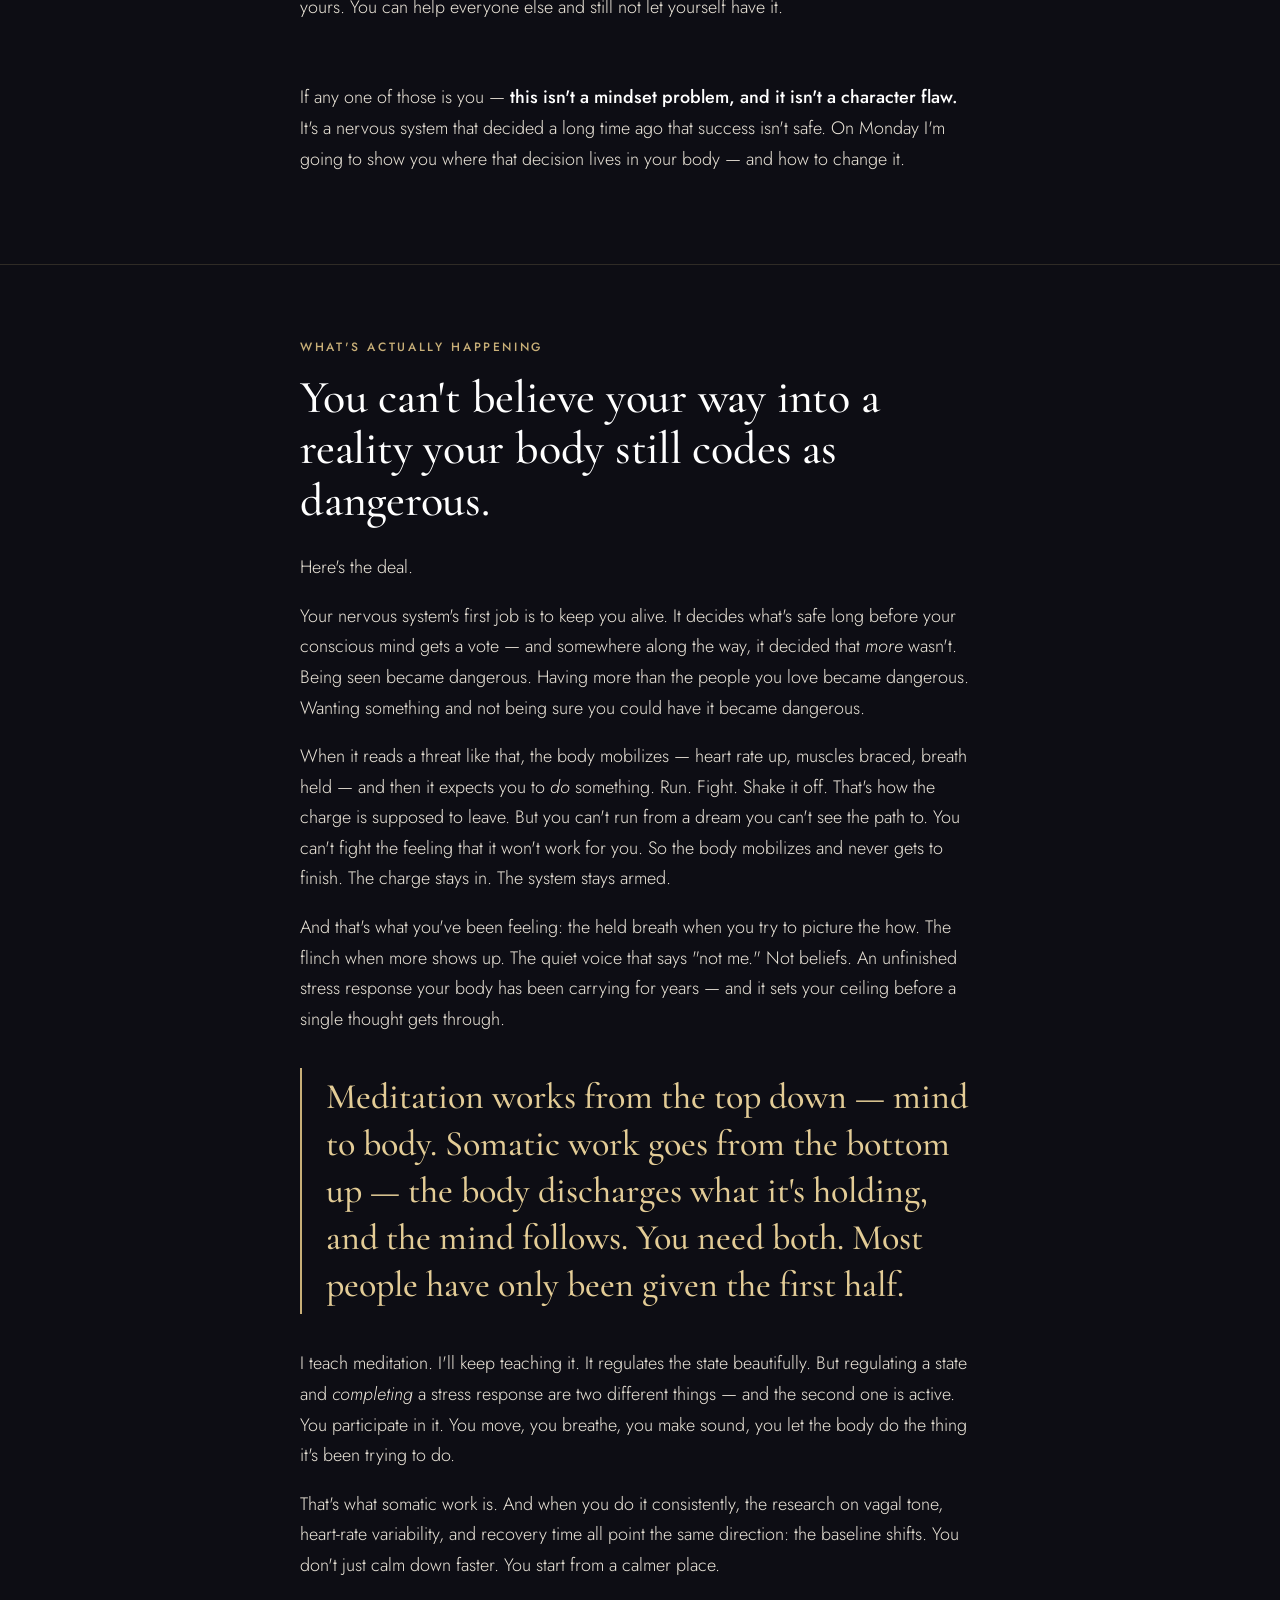
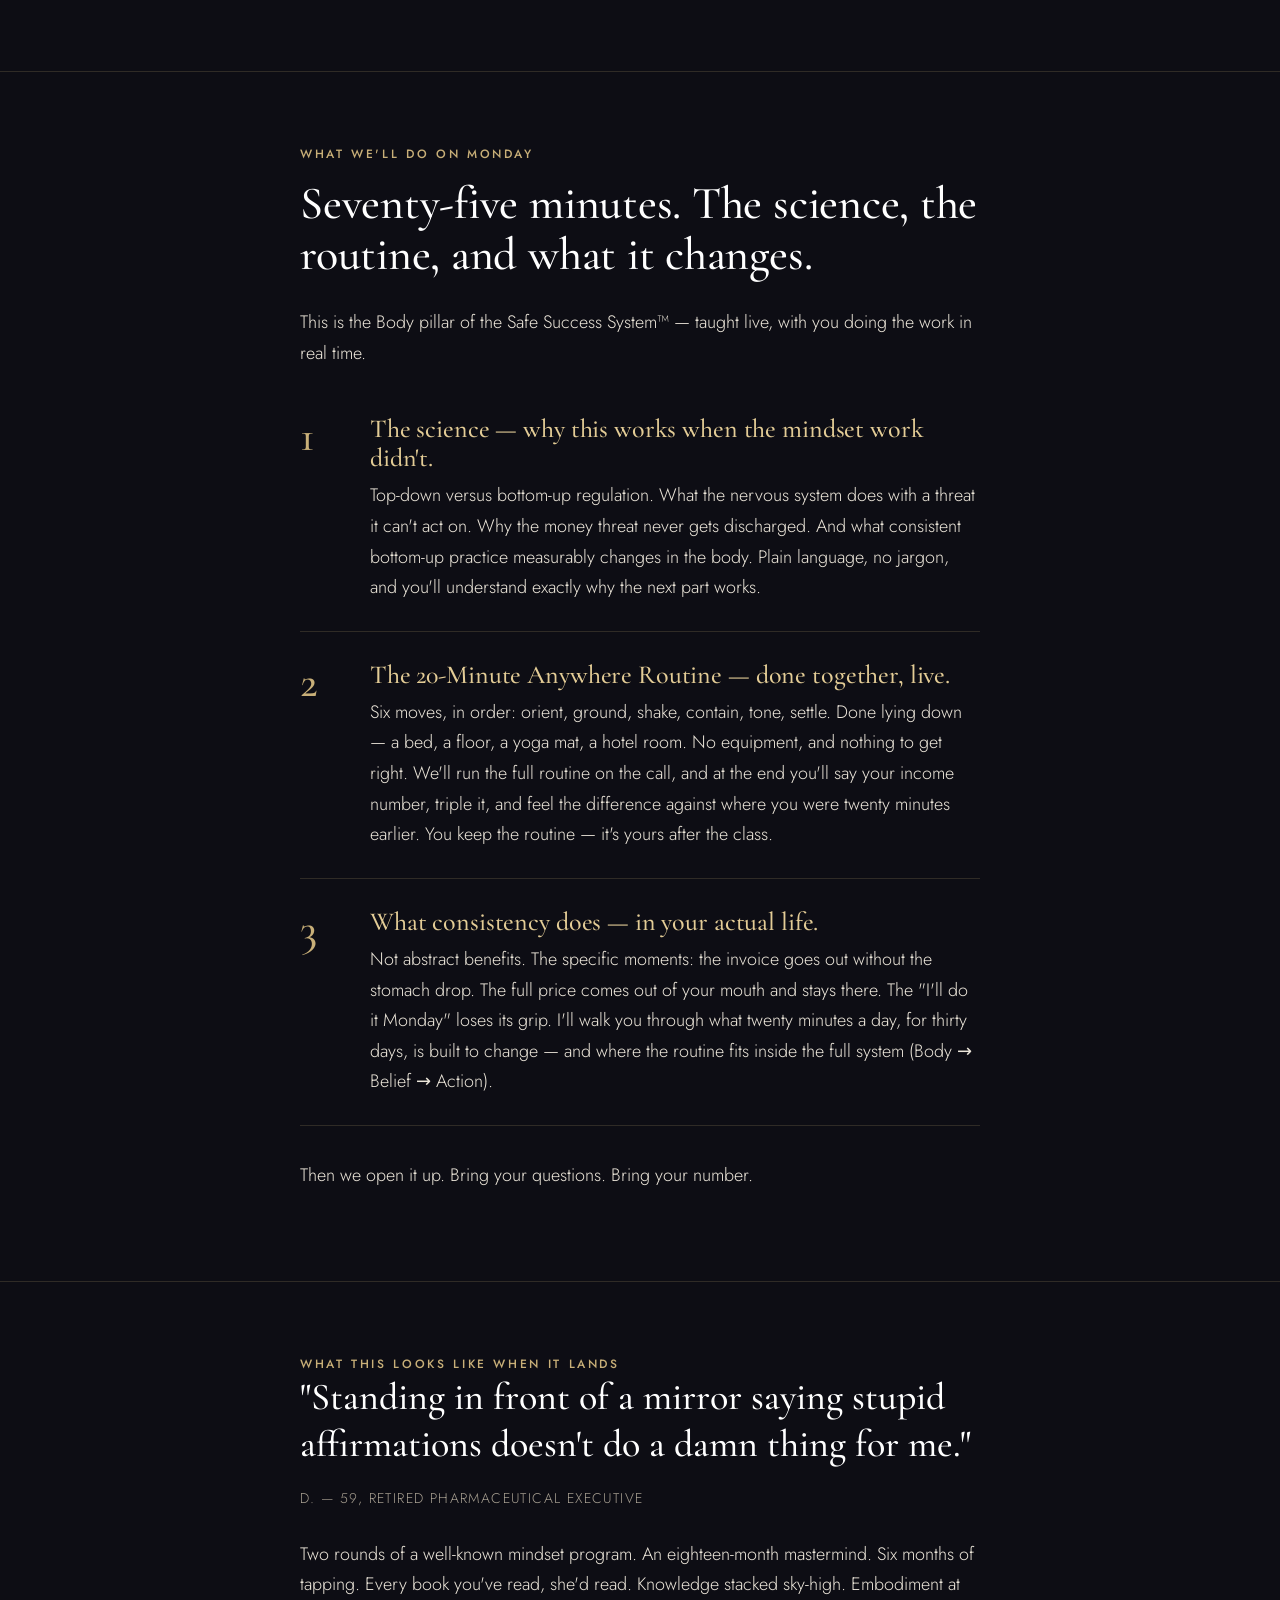
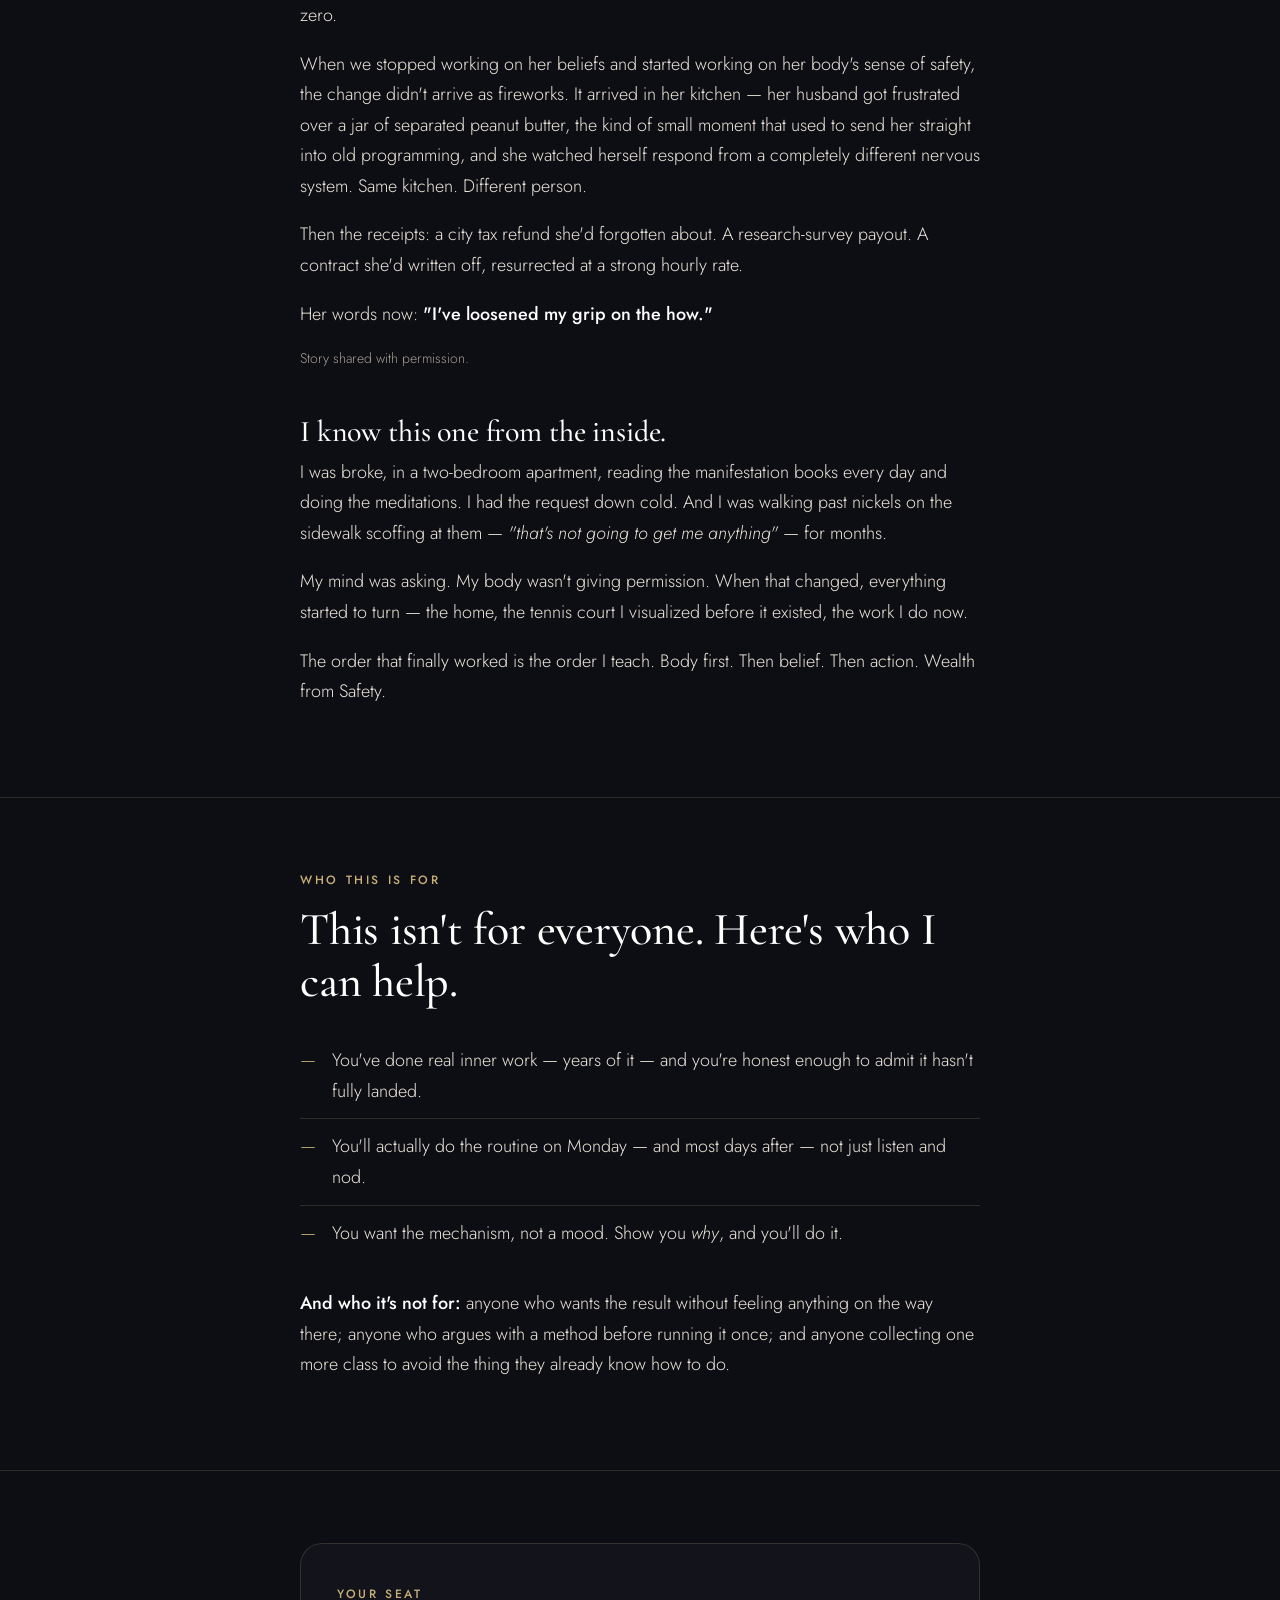
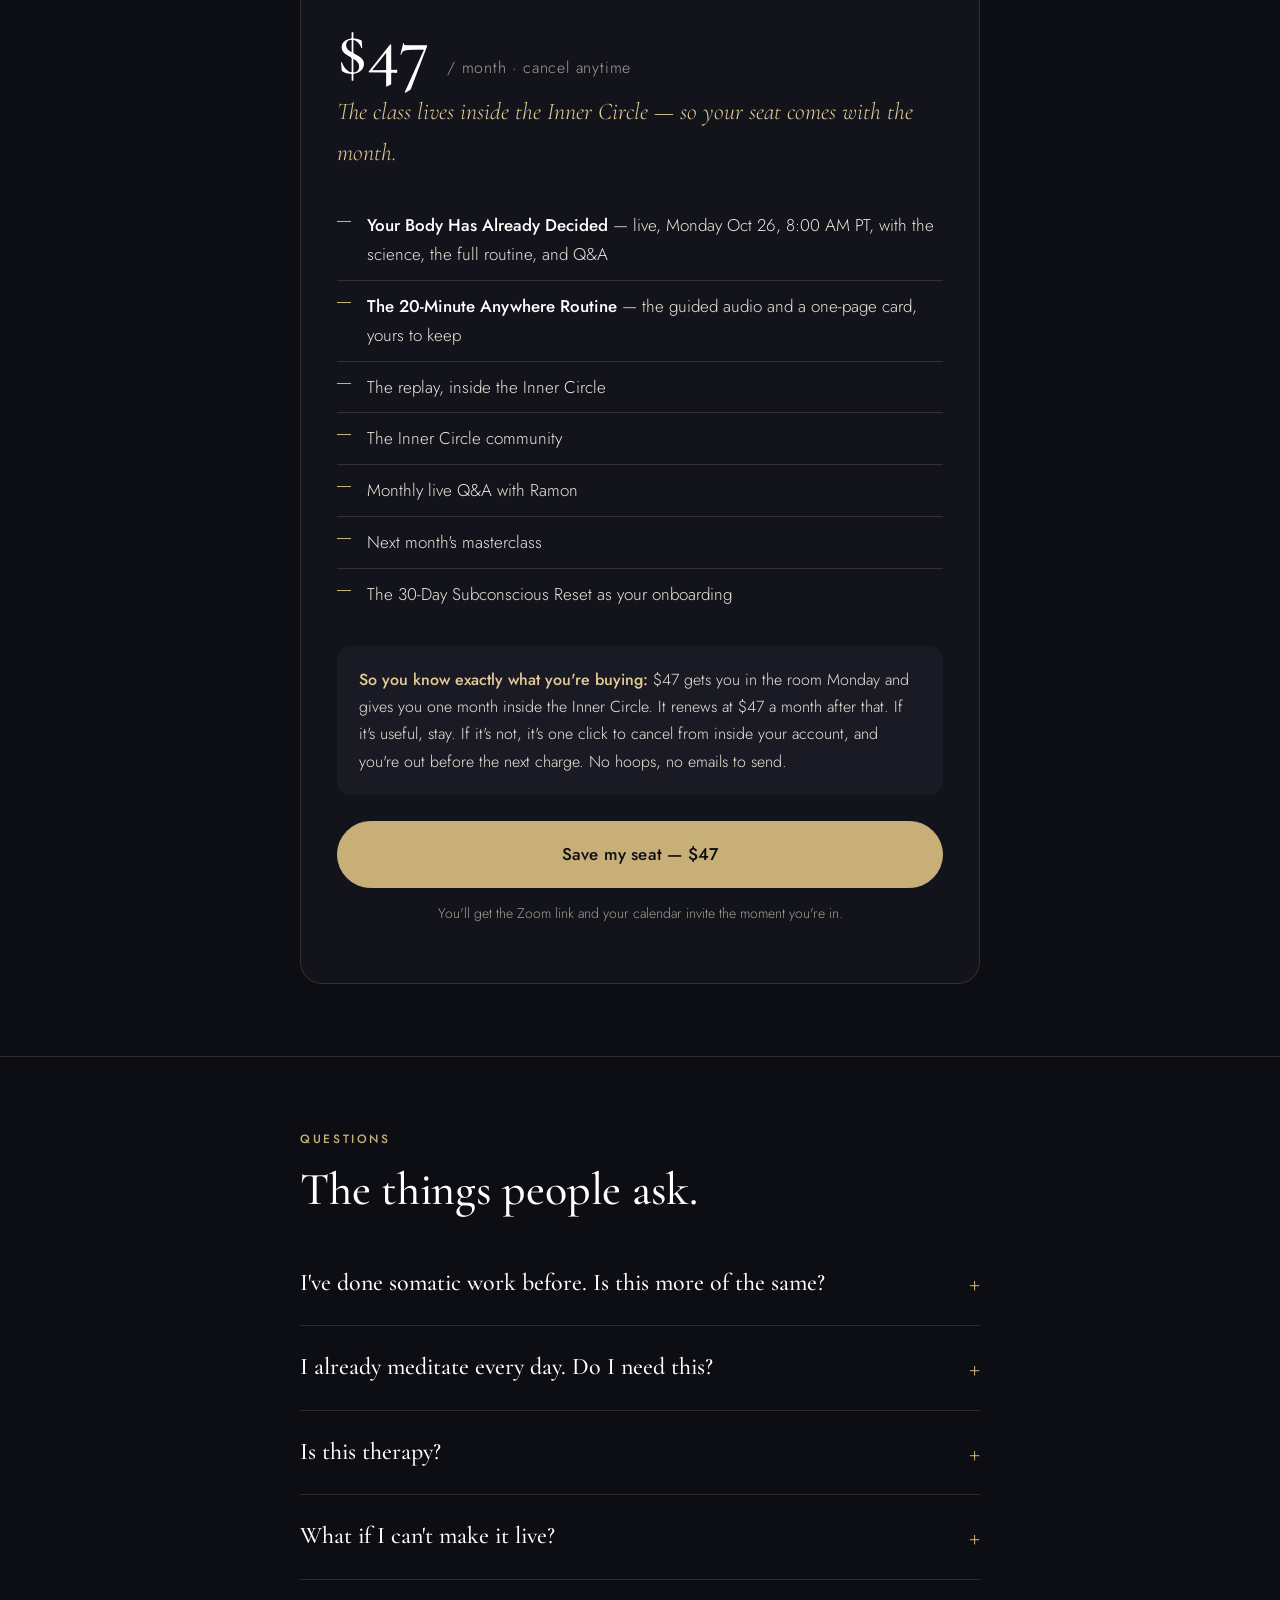
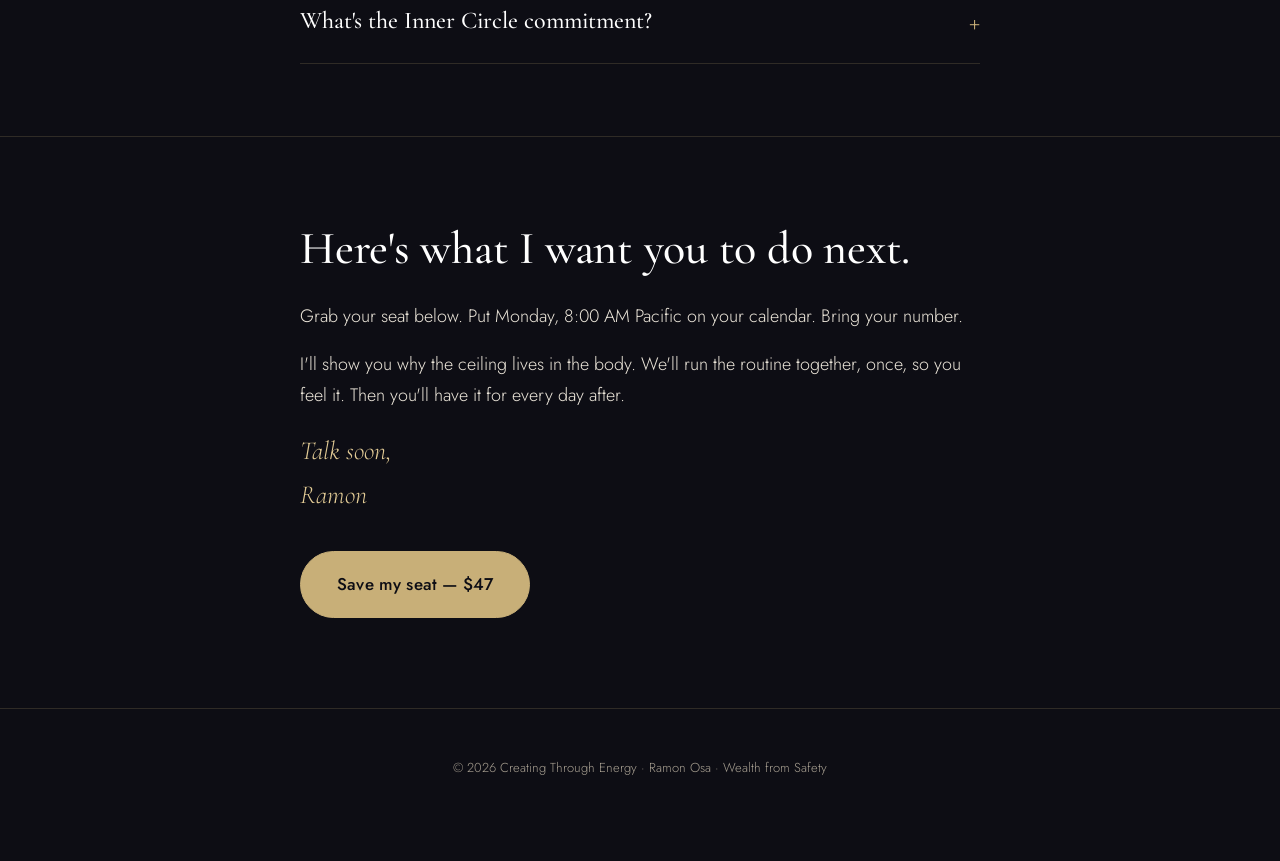
<file: class/index.html>
<!DOCTYPE html>
<html lang="en">
<head>
<meta charset="UTF-8">
<meta name="viewport" content="width=device-width, initial-scale=1.0">
<title>Success Has to Feel Safe — Live Masterclass with Ramon Osa</title>
<meta name="description" content="The science of somatic work, a 20-minute routine you can do anywhere, and why the money ceiling lives in the body. Live on Zoom, Monday October 26, 8:00 AM Pacific.">
<meta property="og:title" content="Success has to feel safe before it can happen. Your body decides.">
<meta property="og:description" content="The science of somatic work, a 20-minute routine you can do anywhere, and why the money ceiling lives in the body. Live with Ramon Osa, Monday Oct 26, 8 AM PT.">
<link rel="icon" href="data:image/svg+xml,%3Csvg xmlns='http://www.w3.org/2000/svg' viewBox='0 0 100 100'%3E%3Ccircle cx='50' cy='50' r='42' fill='%23C98F4E'/%3E%3Ccircle cx='50' cy='50' r='20' fill='%23F6F1E7'/%3E%3C/svg%3E">
<link rel="preconnect" href="https://fonts.googleapis.com">
<link href="https://fonts.googleapis.com/css2?family=Cormorant+Garamond:ital,wght@0,500;0,600;1,500;1,600&family=Jost:wght@300;400;500;600&display=swap" rel="stylesheet">
<style>
  :root{--bg:#0D0D14;--bg2:#13131C;--bg3:#1A1A25;--gold:#C8AF78;--gold2:#E3CC96;--text:#ECE6DA;--muted:#A79F91;--line:rgba(200,175,120,.18)}
  *{box-sizing:border-box;margin:0;padding:0}
  html{scroll-behavior:smooth}
  body{font-family:'Jost',system-ui,sans-serif;font-weight:300;background:var(--bg);color:var(--text);line-height:1.7;font-size:18px;-webkit-font-smoothing:antialiased}
  h1,h2,h3,.serif{font-family:'Cormorant Garamond',Georgia,serif;font-weight:500;line-height:1.12;letter-spacing:-.005em}
  h2{font-size:clamp(32px,4.6vw,46px);margin:14px 0 26px;color:#fff}
  h3{font-size:26px;color:var(--gold2);margin:0 0 8px}
  p{margin-bottom:18px}
  strong{font-weight:500;color:#fff}
  em{font-style:italic}
  a{color:var(--gold)}
  .wrap{max-width:720px;margin:0 auto;padding:0 20px}
  section{padding:72px 0;border-top:1px solid var(--line)}
  .eyebrow{font-size:12px;letter-spacing:.22em;text-transform:uppercase;color:var(--gold);font-weight:500}

  /* HERO */
  .hero{position:relative;overflow:hidden;text-align:center;padding:64px 0 72px;border-top:none}
  .hero:before{content:"";position:absolute;inset:0;background:radial-gradient(900px 560px at 50% -10%,rgba(200,175,120,.22),transparent 62%)}
  .hero .wrap{position:relative;max-width:820px}
  .mark{width:84px;margin:0 auto 30px}
  .mark svg{width:100%;height:auto;display:block}
  .hero h1{font-size:clamp(38px,6vw,66px);color:#fff;margin:18px 0 22px;font-weight:500;line-height:1.08}
  .hero h1 em{color:var(--gold2);font-style:italic}
  .hero .sub{font-family:'Jost',sans-serif;font-size:clamp(17px,2.2vw,20px);color:var(--text);max-width:620px;margin:0 auto 34px;line-height:1.6;font-weight:300}
  .hero .meta{font-size:14px;letter-spacing:.08em;text-transform:uppercase;color:var(--muted);margin-bottom:34px}
  .hero .meta b{color:var(--gold2);font-weight:500}

  .btn{display:inline-block;background:var(--gold);color:#0D0D14;text-decoration:none;padding:18px 36px;border-radius:999px;font-weight:500;font-size:17px;letter-spacing:.01em;transition:transform .15s,background .15s;border:1px solid var(--gold)}
  .btn:hover{transform:translateY(-2px);background:var(--gold2)}
  .btn.block{display:block;text-align:center}
  .under{font-size:14px;color:var(--muted);margin-top:14px}

  /* MOMENTS */
  .moment{padding:26px 0;border-bottom:1px solid var(--line)}
  .moment:last-of-type{border-bottom:none}
  .moment h3{font-size:28px;color:#fff;margin-bottom:8px}
  .moment p{margin-bottom:0;color:var(--text)}

  /* PULL */
  .pull{font-family:'Cormorant Garamond',serif;font-size:clamp(26px,3.6vw,36px);font-weight:500;line-height:1.3;color:var(--gold2);border-left:2px solid var(--gold);padding:6px 0 6px 24px;margin:34px 0}

  /* PILLARS */
  .pillar{display:grid;grid-template-columns:52px 1fr;gap:18px;padding:28px 0;border-bottom:1px solid var(--line)}
  .pillar:last-child{border-bottom:none}
  .pillar .n{font-family:'Cormorant Garamond',serif;font-size:44px;color:var(--gold);line-height:1;font-weight:500}
  .pillar p{margin-bottom:0}

  /* PROOF */
  .quote{font-family:'Cormorant Garamond',serif;font-size:clamp(26px,3.8vw,38px);font-weight:500;line-height:1.25;color:#fff;margin:0 0 18px}
  .attrib{font-size:14px;letter-spacing:.1em;text-transform:uppercase;color:var(--muted);margin-bottom:28px}

  /* CARD / OFFER */
  .card{background:var(--bg2);border:1px solid var(--line);border-radius:22px;padding:40px 36px;position:relative;overflow:hidden}
  .card:before{content:"";position:absolute;inset:0;background:radial-gradient(600px 300px at 50% -30%,rgba(200,175,120,.14),transparent 60%);pointer-events:none}
  .card>*{position:relative}
  .price{font-family:'Cormorant Garamond',serif;font-size:72px;line-height:1;color:#fff;font-weight:500;margin:10px 0 6px}
  .price small{font-family:'Jost',sans-serif;font-size:16px;color:var(--muted);letter-spacing:.05em;font-weight:300}
  .inc{list-style:none;margin:26px 0}
  .inc li{position:relative;padding:11px 0 11px 30px;border-bottom:1px solid var(--line);font-size:17px}
  .inc li:last-child{border-bottom:none}
  .inc li:before{content:"";position:absolute;left:0;top:21px;width:14px;height:1px;background:var(--gold)}
  .trust{background:var(--bg3);border-radius:14px;padding:20px 22px;margin:26px 0;font-size:16px;color:var(--text)}
  .trust b{color:var(--gold2);font-weight:500}

  /* FOR */
  .for li{padding:12px 0 12px 32px;position:relative;list-style:none;border-bottom:1px solid var(--line)}
  .for li:last-child{border-bottom:none}
  .for li:before{content:"—";position:absolute;left:0;color:var(--gold)}

  /* FAQ */
  details{border-bottom:1px solid var(--line);padding:18px 0}
  details summary{cursor:pointer;list-style:none;font-family:'Cormorant Garamond',serif;font-size:24px;color:#fff;font-weight:500;display:flex;justify-content:space-between;align-items:center;gap:16px}
  details summary::-webkit-details-marker{display:none}
  details summary:after{content:"+";color:var(--gold);font-size:28px;font-weight:300}
  details[open] summary:after{content:"–"}
  details p{margin:14px 0 4px;color:var(--text)}

  .sig{font-family:'Cormorant Garamond',serif;font-size:26px;color:var(--gold2);font-style:italic}
  footer{padding:48px 0 64px;text-align:center;font-size:13px;color:var(--muted);border-top:1px solid var(--line)}
  @media(max-width:600px){.card{padding:32px 22px}.pillar{grid-template-columns:40px 1fr;gap:12px}.pillar .n{font-size:36px}}
</style>
</head>
<body>

<header class="hero">
  <div class="wrap">
    <div class="mark"><svg xmlns="http://www.w3.org/2000/svg" viewBox="0 0 200 205">
<defs>
  <linearGradient id="g1" x1="0" y1="0" x2="1" y2="1"><stop offset="0%" stop-color="#8F6524"/><stop offset="22%" stop-color="#C8AF78"/><stop offset="48%" stop-color="#F0DCAE"/><stop offset="72%" stop-color="#C8AF78"/><stop offset="100%" stop-color="#9A6E29"/></linearGradient>
  <linearGradient id="g2" x1="0" y1="0" x2="0" y2="1"><stop offset="0%" stop-color="#F2E1B8"/><stop offset="38%" stop-color="#CDA968"/><stop offset="100%" stop-color="#8F6524"/></linearGradient>
  <radialGradient id="g3" cx="50%" cy="38%" r="60%"><stop offset="0%" stop-color="#F0DCAE" stop-opacity="0.22"/><stop offset="100%" stop-color="#F0DCAE" stop-opacity="0"/></radialGradient>
</defs>
  <circle cx="100" cy="98" r="74" fill="url(#g3)"/>
  <line x1="30.57" y1="58.28" x2="22.85" y2="53.65" stroke="url(#g1)" stroke-width="2.1" stroke-linecap="round" opacity="0.32"/><line x1="40.57" y1="44.97" x2="29.66" y2="34.86" stroke="url(#g1)" stroke-width="2.1" stroke-linecap="round" opacity="0.53"/><line x1="53.08" y1="33.97" x2="41.40" y2="17.54" stroke="url(#g1)" stroke-width="2.1" stroke-linecap="round" opacity="0.72"/><line x1="67.57" y1="25.77" x2="57.81" y2="3.44" stroke="url(#g1)" stroke-width="2.1" stroke-linecap="round" opacity="0.87"/><line x1="83.44" y1="20.71" x2="77.90" y2="-5.79" stroke="url(#g1)" stroke-width="2.1" stroke-linecap="round" opacity="0.97"/><line x1="100" y1="19" x2="100" y2="-9" stroke="url(#g1)" stroke-width="2.1" stroke-linecap="round"/><line x1="116.56" y1="20.71" x2="122.10" y2="-5.79" stroke="url(#g1)" stroke-width="2.1" stroke-linecap="round" opacity="0.97"/><line x1="132.43" y1="25.77" x2="142.19" y2="3.44" stroke="url(#g1)" stroke-width="2.1" stroke-linecap="round" opacity="0.87"/><line x1="146.92" y1="33.97" x2="158.60" y2="17.54" stroke="url(#g1)" stroke-width="2.1" stroke-linecap="round" opacity="0.72"/><line x1="159.43" y1="44.97" x2="170.34" y2="34.86" stroke="url(#g1)" stroke-width="2.1" stroke-linecap="round" opacity="0.53"/><line x1="169.43" y1="58.28" x2="177.15" y2="53.65" stroke="url(#g1)" stroke-width="2.1" stroke-linecap="round" opacity="0.32"/>
  <circle cx="100" cy="100" r="72" fill="none" stroke="url(#g1)" stroke-width="2.6"/>
  <rect x="74" y="58" width="52" height="86" rx="26" fill="none" stroke="url(#g2)" stroke-width="3.4"/>
  <circle cx="100" cy="84" r="16" fill="url(#g2)"/></svg></div>
    <div class="eyebrow">A live masterclass with Ramon Osa</div>
    <h1>Success has to feel safe before it can happen. <em>Your body is the one that decides.</em></h1>
    <p class="sub">A live class on the science of why the money ceiling lives in your nervous system — and a 20-minute somatic routine that releases what's been stored there for years, so you can finally move.</p>
    <p class="meta"><b>Monday, October 26</b> · 8:00 AM Pacific / 11:00 AM Eastern · Live on Zoom · Replay inside the Inner Circle</p>
    <a class="btn" href="https://creatingthroughenergy.thrivecart.com/inner-circle-subconscious-reset-copy-2/">Save my seat — $47</a>
    <p class="under">The class, plus your first month inside the Inner Circle. Cancel anytime.</p>
  </div>
</header>

<section>
  <div class="wrap">
    <div class="eyebrow">Start here</div>
    <h2>You already know what to do. Here's what's actually in the way.</h2>

    <div class="moment">
      <h3>You can see the dream. You can't see the how.</h3>
      <p>You can picture the life in detail. Ask how to get there from here and the mind goes quiet — and underneath the quiet, something in your chest holds its breath. So you wait for the path to appear before you move. It never does. And you stay one step away, for years.</p>
    </div>
    <div class="moment">
      <h3>It worked for them. You're not sure it'll work for you.</h3>
      <p>You've done the programs. You've done the work. You watch someone else get the result and a quiet voice says, "yeah, but she's not me." That voice isn't a thought. It's a verdict your body reached a long time ago — and until it changes, you won't fully bet on yourself again.</p>
    </div>
    <div class="moment">
      <h3>Some part of you doesn't believe you're allowed to have it.</h3>
      <p>You'd never say it out loud. But when more shows up — more money, more visibility, more ease — something in you flinches, like you're about to get caught with something that isn't yours. You can help everyone else and still not let yourself have it.</p>
    </div>

    <p style="margin-top:34px">If any one of those is you — <strong>this isn't a mindset problem, and it isn't a character flaw.</strong> It's a nervous system that decided a long time ago that success isn't safe. On Monday I'm going to show you where that decision lives in your body — and how to change it.</p>
  </div>
</section>

<section>
  <div class="wrap">
    <div class="eyebrow">What's actually happening</div>
    <h2>You can't believe your way into a reality your body still codes as dangerous.</h2>
    <p>Here's the deal.</p>
    <p>Your nervous system's first job is to keep you alive. It decides what's safe long before your conscious mind gets a vote — and somewhere along the way, it decided that <em>more</em> wasn't. Being seen became dangerous. Having more than the people you love became dangerous. Wanting something and not being sure you could have it became dangerous.</p>
    <p>When it reads a threat like that, the body mobilizes — heart rate up, muscles braced, breath held — and then it expects you to <em>do</em> something. Run. Fight. Shake it off. That's how the charge is supposed to leave. But you can't run from a dream you can't see the path to. You can't fight the feeling that it won't work for you. So the body mobilizes and never gets to finish. The charge stays in. The system stays armed.</p>
    <p>And that's what you've been feeling: the held breath when you try to picture the how. The flinch when more shows up. The quiet voice that says "not me." Not beliefs. An unfinished stress response your body has been carrying for years — and it sets your ceiling before a single thought gets through.</p>
    <div class="pull">Meditation works from the top down — mind to body. Somatic work goes from the bottom up — the body discharges what it's holding, and the mind follows. You need both. Most people have only been given the first half.</div>
    <p>I teach meditation. I'll keep teaching it. It regulates the state beautifully. But regulating a state and <em>completing</em> a stress response are two different things — and the second one is active. You participate in it. You move, you breathe, you make sound, you let the body do the thing it's been trying to do.</p>
    <p>That's what somatic work is. And when you do it consistently, the research on vagal tone, heart-rate variability, and recovery time all point the same direction: the baseline shifts. You don't just calm down faster. You start from a calmer place.</p>
  </div>
</section>

<section>
  <div class="wrap">
    <div class="eyebrow">What we'll do on Monday</div>
    <h2>Seventy-five minutes. The science, the routine, and what it changes.</h2>
    <p>This is the Body pillar of the Safe Success System™ — taught live, with you doing the work in real time.</p>

    <div class="pillar">
      <div class="n">1</div>
      <div><h3>The science — why this works when the mindset work didn't.</h3><p>Top-down versus bottom-up regulation. What the nervous system does with a threat it can't act on. Why the money threat never gets discharged. And what consistent bottom-up practice measurably changes in the body. Plain language, no jargon, and you'll understand exactly why the next part works.</p></div>
    </div>
    <div class="pillar">
      <div class="n">2</div>
      <div><h3>The 20-Minute Anywhere Routine — done together, live.</h3><p>Six moves, in order: orient, ground, shake, contain, tone, settle. Done lying down — a bed, a floor, a yoga mat, a hotel room. No equipment, and nothing to get right. We'll run the full routine on the call, and at the end you'll say your income number, triple it, and feel the difference against where you were twenty minutes earlier. You keep the routine — it's yours after the class.</p></div>
    </div>
    <div class="pillar">
      <div class="n">3</div>
      <div><h3>What consistency does — in your actual life.</h3><p>Not abstract benefits. The specific moments: the invoice goes out without the stomach drop. The full price comes out of your mouth and stays there. The "I'll do it Monday" loses its grip. I'll walk you through what twenty minutes a day, for thirty days, is built to change — and where the routine fits inside the full system (Body → Belief → Action).</p></div>
    </div>

    <p style="margin-top:34px">Then we open it up. Bring your questions. Bring your number.</p>
  </div>
</section>

<section>
  <div class="wrap">
    <div class="eyebrow">What this looks like when it lands</div>
    <p class="quote">"Standing in front of a mirror saying stupid affirmations doesn't do a damn thing for me."</p>
    <p class="attrib">D. — 59, retired pharmaceutical executive</p>
    <p>Two rounds of a well-known mindset program. An eighteen-month mastermind. Six months of tapping. Every book you've read, she'd read. Knowledge stacked sky-high. Embodiment at zero.</p>
    <p>When we stopped working on her beliefs and started working on her body's sense of safety, the change didn't arrive as fireworks. It arrived in her kitchen — her husband got frustrated over a jar of separated peanut butter, the kind of small moment that used to send her straight into old programming, and she watched herself respond from a completely different nervous system. Same kitchen. Different person.</p>
    <p>Then the receipts: a city tax refund she'd forgotten about. A research-survey payout. A contract she'd written off, resurrected at a strong hourly rate.</p>
    <p>Her words now: <strong>"I've loosened my grip on the how."</strong></p>
    <p style="font-size:14px;color:var(--muted)">Story shared with permission.</p>

    <h3 style="margin-top:44px;color:#fff;font-size:30px">I know this one from the inside.</h3>
    <p>I was broke, in a two-bedroom apartment, reading the manifestation books every day and doing the meditations. I had the request down cold. And I was walking past nickels on the sidewalk scoffing at them — <em>"that's not going to get me anything"</em> — for months.</p>
    <p>My mind was asking. My body wasn't giving permission. When that changed, everything started to turn — the home, the tennis court I visualized before it existed, the work I do now.</p>
    <p>The order that finally worked is the order I teach. Body first. Then belief. Then action. Wealth from Safety.</p>
  </div>
</section>

<section>
  <div class="wrap">
    <div class="eyebrow">Who this is for</div>
    <h2>This isn't for everyone. Here's who I can help.</h2>
    <ul class="for">
      <li>You've done real inner work — years of it — and you're honest enough to admit it hasn't fully landed.</li>
      <li>You'll actually do the routine on Monday — and most days after — not just listen and nod.</li>
      <li>You want the mechanism, not a mood. Show you <em>why</em>, and you'll do it.</li>
    </ul>
    <p style="margin-top:28px"><strong>And who it's not for:</strong> anyone who wants the result without feeling anything on the way there; anyone who argues with a method before running it once; and anyone collecting one more class to avoid the thing they already know how to do.</p>
  </div>
</section>

<section id="join">
  <div class="wrap">
    <div class="card">
      <div class="eyebrow">Your seat</div>
      <div class="price">$47 <small>/ month · cancel anytime</small></div>
      <p style="font-family:'Cormorant Garamond',serif;font-size:24px;color:var(--gold2);font-style:italic;margin-bottom:6px">The class lives inside the Inner Circle — so your seat comes with the month.</p>
      <ul class="inc">
        <li><strong>Your Body Has Already Decided</strong> — live, Monday Oct 26, 8:00 AM PT, with the science, the full routine, and Q&amp;A</li>
        <li><strong>The 20-Minute Anywhere Routine</strong> — the guided audio and a one-page card, yours to keep</li>
        <li>The replay, inside the Inner Circle</li>
        <li>The Inner Circle community</li>
        <li>Monthly live Q&amp;A with Ramon</li>
        <li>Next month's masterclass</li>
        <li>The 30-Day Subconscious Reset as your onboarding</li>
      </ul>
      <div class="trust">
        <b>So you know exactly what you're buying:</b> $47 gets you in the room Monday and gives you one month inside the Inner Circle. It renews at $47 a month after that. If it's useful, stay. If it's not, it's one click to cancel from inside your account, and you're out before the next charge. No hoops, no emails to send.
      </div>
      <a class="btn block" href="https://creatingthroughenergy.thrivecart.com/inner-circle-subconscious-reset-copy-2/">Save my seat — $47</a>
      <p class="under" style="text-align:center">You'll get the Zoom link and your calendar invite the moment you're in.</p>
    </div>
  </div>
</section>

<section>
  <div class="wrap">
    <div class="eyebrow">Questions</div>
    <h2>The things people ask.</h2>
    <details><summary>I've done somatic work before. Is this more of the same?</summary><p>Most somatic work is aimed at the past — processing what happened. This is aimed at the number. Same mechanism, pointed at the specific place your body says no to more. If you've done somatics and the money still hasn't moved, that's the difference.</p></details>
    <details><summary>I already meditate every day. Do I need this?</summary><p>Keep meditating. This isn't a replacement — it's the other half. Meditation regulates from the top down. The routine works from the bottom up, and it's active: you move, you make sound, you let the body finish what it's holding. People who already have a practice tend to feel this one fastest.</p></details>
    <details><summary>Is this therapy?</summary><p>No. If you're in acute distress or working through serious trauma, please work with a licensed therapist — this isn't a substitute. This is a daily somatic routine aimed at the money ceiling, so your body can hold more than it currently allows.</p></details>
    <details><summary>What if I can't make it live?</summary><p>The replay goes up inside the Inner Circle shortly after the class, and you'll have it for as long as you're a member. But come live if you can. We do the process together, and there's a Q&amp;A — that's where the real stuff comes out.</p></details>
    <details><summary>What's the Inner Circle commitment?</summary><p>Month to month, $47, cancel anytime from inside your account. The class is included in your first month. There's no minimum.</p></details>
  </div>
</section>

<section>
  <div class="wrap">
    <h2>Here's what I want you to do next.</h2>
    <p>Grab your seat below. Put Monday, 8:00 AM Pacific on your calendar. Bring your number.</p>
    <p>I'll show you why the ceiling lives in the body. We'll run the routine together, once, so you feel it. Then you'll have it for every day after.</p>
    <p class="sig">Talk soon,<br>Ramon</p>
    <p style="margin-top:34px"><a class="btn" href="https://creatingthroughenergy.thrivecart.com/inner-circle-subconscious-reset-copy-2/">Save my seat — $47</a></p>
  </div>
</section>

<footer>
  <div class="wrap">
    <p>© 2026 Creating Through Energy · Ramon Osa · Wealth from Safety</p>
  </div>
</footer>

</body>
</html>
</file>
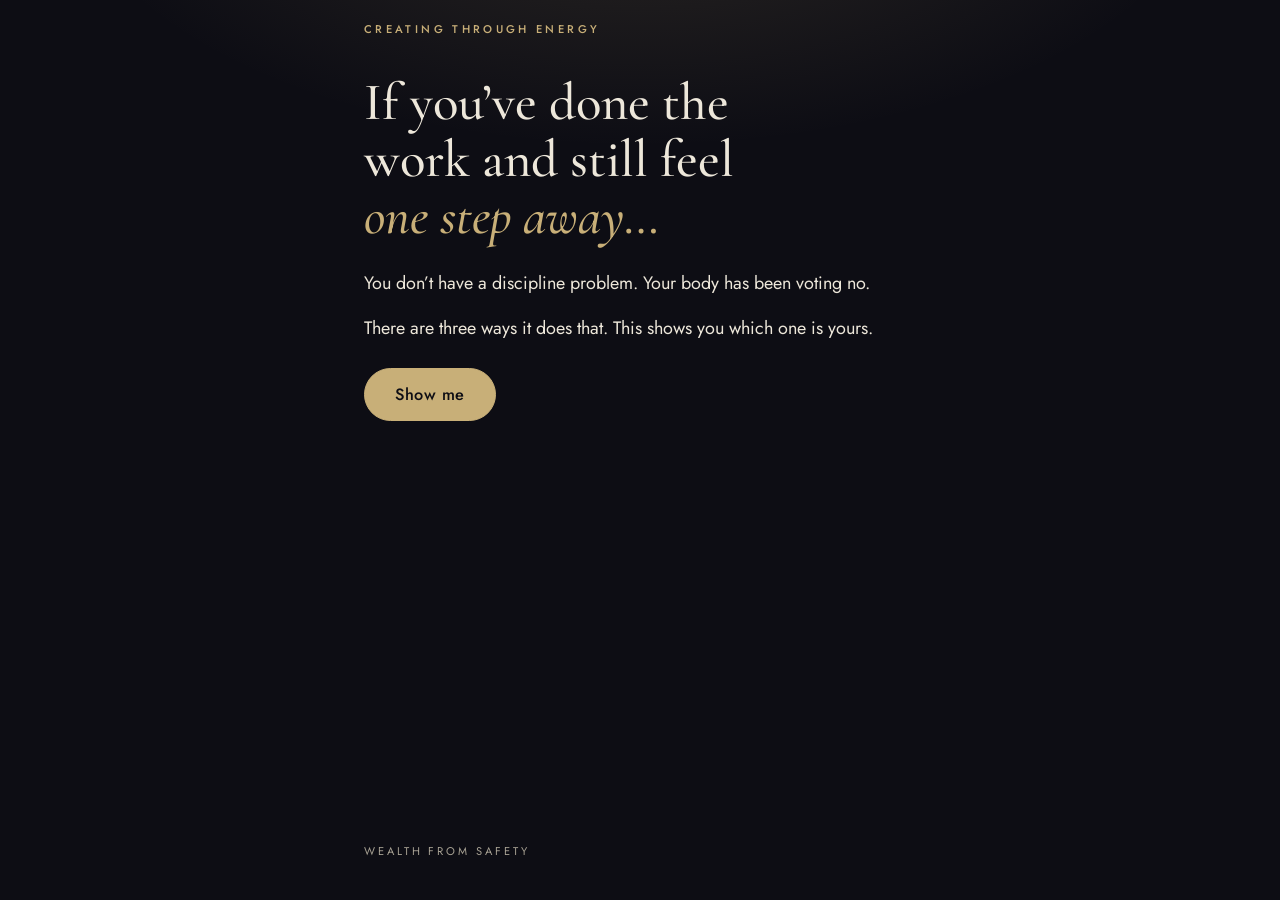
<file: quiz/index.html>
<!DOCTYPE html>
<html lang="en">
<head>
<meta charset="UTF-8">
<meta name="viewport" content="width=device-width, initial-scale=1.0, viewport-fit=cover">
<title>Which veto is your body running? · Creating Through Energy</title>
<meta name="description" content="If you've done the work and still feel one step away, you don't have a discipline problem. Your body has been voting no. Three minutes to see which of the three ways is yours.">
<link rel="canonical" href="https://www.creatingthroughenergy.com/quiz/">
<meta property="og:title" content="Which veto is your body running?">
<meta property="og:description" content="If you've done the work and still feel one step away, you don't have a discipline problem. Your body has been voting no. Three minutes to see which of the three ways is yours.">
<meta property="og:type" content="website">
<meta property="og:url" content="https://www.creatingthroughenergy.com/quiz/">
<link rel="icon" href="data:image/svg+xml,%3Csvg xmlns='http://www.w3.org/2000/svg' viewBox='0 0 100 100'%3E%3Ccircle cx='50' cy='50' r='42' fill='%23C98F4E'/%3E%3Ccircle cx='50' cy='50' r='20' fill='%23F6F1E7'/%3E%3C/svg%3E">
<link rel="preconnect" href="https://fonts.googleapis.com">
<link rel="preconnect" href="https://fonts.gstatic.com" crossorigin>
<link rel="stylesheet" href="https://fonts.googleapis.com/css2?family=Cormorant+Garamond:ital,wght@0,500;0,600;1,500;1,600&family=Jost:wght@400;500&display=swap">
<style>
[hidden] { display: none !important; }
img { max-width: 100%; }
/* Layout: one moment per screen in a single reading column; the result reads as a letter from Ramon. */
/* Single dark look on purpose: this is the locked CTE system (midnight, gold, Cormorant Garamond, Jost). */
:root {
  color-scheme: dark;
  --midnight: #0D0D14;
  --panel: #161620;
  --ivory: #EDE7DA;
  --muted: #A8A294;
  --gold: #C8AF78;
  --gold-bright: #D9C391;
  --line: rgba(200, 175, 120, .26);
  --wash: rgba(200, 175, 120, .07);
  --alert: #E3A08A;
  --display: 'Cormorant Garamond', 'Iowan Old Style', 'Palatino Linotype', Georgia, serif;
  --body: 'Jost', 'Avenir Next', 'Segoe UI', system-ui, sans-serif;
}
html, body { height: 100%; }
body {
  margin: 0;
  background: radial-gradient(52rem 26rem at 50% -9rem, rgba(200, 175, 120, .17), transparent 70%) no-repeat, var(--midnight);
  background-color: var(--midnight);
  color: var(--ivory);
  font-family: var(--body);
  font-size: 1.125rem;
  line-height: 1.62;
  -webkit-font-smoothing: antialiased;
}
*, *::before, *::after { box-sizing: border-box; }
.page {
  max-width: 37rem;
  min-height: 100%;
  margin-inline: auto;
  padding-inline: 1.25rem;
  padding-block: 1.25rem 2.5rem;
  display: flex;
  flex-direction: column;
  gap: 2.25rem;
}

/* preview strip: for Ramon only, removed on the live page */
.preview {
  border: 1px dashed var(--muted);
  color: var(--muted);
  font-size: .85rem;
  line-height: 1.45;
  padding: .6rem .85rem;
  display: grid;
  gap: .5rem;
}
.preview strong { color: var(--ivory); font-weight: 500; }
.preview summary { cursor: pointer; color: var(--gold); }
.preview .row { display: flex; flex-wrap: wrap; align-items: center; gap: .4rem; margin-top: .55rem; }
.preview .row span { min-width: 4.2rem; }
.chip {
  font: inherit;
  color: var(--ivory);
  background: transparent;
  border: 1px solid var(--line);
  border-radius: 999px;
  padding: .25rem .75rem;
  cursor: pointer;
}
.chip:hover { border-color: var(--gold); }
.chip[aria-pressed="true"] { background: var(--gold); border-color: var(--gold); color: var(--midnight); }

/* masthead + progress */
.mast { display: grid; gap: .8rem; }
.mast-top { display: flex; flex-wrap: wrap; justify-content: space-between; align-items: baseline; gap: .4rem 1rem; }
.wordmark { font-size: .7rem; font-weight: 500; letter-spacing: .3em; text-transform: uppercase; color: var(--gold); }
.count { font-size: .85rem; color: var(--muted); font-variant-numeric: tabular-nums; letter-spacing: .06em; }
.bar { height: 2px; background: var(--line); }
.bar i { display: block; height: 100%; width: 0; background: var(--gold); transition: width .4s ease; }

/* screens */
#stage { flex: 1; }
.screen { display: grid; gap: 1.5rem; align-content: start; animation: rise .38s ease both; }
@keyframes rise { from { opacity: 0; transform: translateY(8px); } }
.lede { font-size: .78rem; font-weight: 500; letter-spacing: .24em; text-transform: uppercase; color: var(--gold); margin: 0; }
h1, h2 { font-family: var(--display); font-weight: 500; margin: 0; text-wrap: balance; }
h1 { font-size: clamp(1.85rem, 6.4vw, 2.5rem); line-height: 1.16; }
h1:focus { outline: none; }
.intro h1 { font-size: clamp(2.2rem, 8vw, 3.3rem); line-height: 1.08; }
h1 em, .intro h1 em { font-style: italic; color: var(--gold); }
p { margin: 0; }
.prose { display: grid; gap: 1rem; }
.quiet { color: var(--muted); font-size: 1rem; }

.choices { display: grid; gap: .7rem; }
.choice {
  font: inherit;
  text-align: left;
  color: var(--ivory);
  background: var(--wash);
  border: 1px solid var(--line);
  border-radius: 2px;
  padding: 1rem 1.15rem;
  min-height: 3.6rem;
  cursor: pointer;
  transition: background .15s, border-color .15s, color .15s;
}
.choice:hover { border-color: var(--gold); background: rgba(200, 175, 120, .13); }
.choice[aria-pressed="true"] { background: var(--gold); border-color: var(--gold); color: var(--midnight); }
.choice:focus-visible, .btn:focus-visible, .chip:focus-visible, .back:focus-visible, .preview summary:focus-visible {
  outline: 2px solid var(--gold-bright);
  outline-offset: 3px;
}

.btn {
  display: inline-block;
  font: 500 1.02rem/1.2 var(--body);
  letter-spacing: .03em;
  text-decoration: none;
  text-align: center;
  color: var(--midnight);
  background: var(--gold);
  border: 1px solid var(--gold);
  border-radius: 999px;
  padding: 1rem 1.9rem;
  cursor: pointer;
  transition: background .15s, transform .15s;
}
.btn:hover { background: var(--gold-bright); transform: translateY(-1px); }
.btn[disabled] { opacity: .6; cursor: default; transform: none; }
.btn.ghost { background: transparent; color: var(--gold); }
.btn.ghost:hover { background: var(--wash); }
.actions { display: flex; flex-wrap: wrap; align-items: center; gap: 1rem 1.5rem; }
.back {
  font: inherit;
  font-size: .95rem;
  color: var(--muted);
  background: none;
  border: 0;
  padding: .4rem 0;
  cursor: pointer;
  justify-self: start;
}
.back:hover { color: var(--ivory); text-decoration: underline; }

/* the out-loud sentence */
.saywrap { position: relative; isolation: isolate; padding-block: 1.6rem; }
.saywrap::before {
  content: "";
  position: absolute;
  inset: 0;
  z-index: -1;
  background: radial-gradient(closest-side, rgba(200, 175, 120, .2), transparent);
  animation: breathe 7s ease-in-out infinite;
}
@keyframes breathe { 0%, 100% { opacity: .45; } 50% { opacity: 1; } }
.say { font: italic 500 clamp(1.95rem, 7.6vw, 2.9rem)/1.2 var(--display); color: var(--gold-bright); text-wrap: balance; }

/* fields */
.field { display: grid; gap: .45rem; }
.field label { font-size: .78rem; font-weight: 500; letter-spacing: .2em; text-transform: uppercase; color: var(--muted); }
.field input, .field textarea {
  width: 100%;
  font: inherit;
  color: var(--ivory);
  background: var(--wash);
  border: 1px solid var(--line);
  border-radius: 2px;
  padding: .9rem 1rem;
}
.field textarea { min-height: 6.5rem; resize: vertical; }
.field input:focus, .field textarea:focus { outline: 2px solid var(--gold); outline-offset: 1px; border-color: var(--gold); }
.under { display: flex; justify-content: space-between; gap: 1rem; font-size: .9rem; color: var(--muted); font-variant-numeric: tabular-nums; }
.error { color: var(--alert); font-size: .95rem; }
.field label.stem { font: italic 500 clamp(1.6rem, 6vw, 2.1rem)/1.2 var(--display); letter-spacing: 0; text-transform: none; color: var(--gold-bright); }

/* the result letter */
.letter { display: grid; gap: 1.05rem; }
.letter h2 { font-size: clamp(1.5rem, 5.4vw, 1.85rem); line-height: 1.2; margin-top: 1.5rem; }
.moment { font: italic 500 1.4rem/1.35 var(--display); }
.own {
  font: italic 500 clamp(1.55rem, 6vw, 2rem)/1.25 var(--display);
  color: var(--gold-bright);
  border-block: 1px solid var(--line);
  padding-block: 1.3rem;
  overflow-wrap: anywhere;
}
.said { font: italic 500 1.45rem/1.35 var(--display); padding-left: 1.25rem; }
.offer {
  background: var(--panel);
  border: 1px solid var(--line);
  padding: 1.75rem 1.4rem;
  margin-top: 1.75rem;
  display: grid;
  gap: 1.05rem;
}
.offer h2 { margin-top: 0; }
.offer .btn, .reset .btn { justify-self: start; margin-top: .4rem; }
.sig { font: italic 500 1.7rem/1.1 var(--display); color: var(--gold); }
.video { position: relative; aspect-ratio: 16 / 9; max-width: 100%; background: var(--panel); border: 1px solid var(--line); margin-top: .4rem; }
.video iframe { position: absolute; inset: 0; width: 100%; height: 100%; border: 0; }
.video-done {
  position: absolute; inset: 0;
  background: var(--panel);
  display: grid; place-content: center; justify-items: center; gap: .6rem;
  padding: 1rem 1.25rem; text-align: center;
  font-size: 1rem;
}
.video-done .done-line { font: italic 500 clamp(1.5rem, 6vw, 2rem)/1.2 var(--display); color: var(--gold-bright); }
.video-done .btn { margin-top: .4rem; padding: .7rem 1.5rem; justify-self: center; }

.foot { font-size: .7rem; letter-spacing: .26em; text-transform: uppercase; color: var(--muted); }

@media (prefers-reduced-motion: reduce) {
  .screen, .saywrap::before { animation: none; }
  .bar i, .btn, .choice { transition: none; }
}
</style>
</head>
<body>
<div class="page">
  <div class="preview" id="preview" hidden>
    <p><strong>Preview.</strong> Nothing is saved or sent yet. <span id="preview-status"></span></p>
    <details>
      <summary>Jump to a sample result</summary>
      <div class="row" id="preview-vetoes"><span>Result</span></div>
      <div class="row" id="preview-closes"><span>Closing</span></div>
      <div class="row"><button class="chip" type="button" id="preview-restart">Start the quiz over</button></div>
    </details>
  </div>

  <header class="mast">
    <div class="mast-top">
      <span class="wordmark">Creating Through Energy</span>
      <span class="count" id="count" hidden></span>
    </div>
    <div class="bar" id="bar" hidden><i id="bar-fill"></i></div>
  </header>

  <main id="stage"></main>

  <footer class="foot">Wealth from Safety</footer>
</div>

<script>
(function () {
  "use strict";

  /* ---------- settings: the only block that changes between preview and live ---------- */
  var CONFIG = {
    preview: false,          // shows the dashed strip at the top; set false on the live page
    submitUrl: "",          // optional second copy to a form service such as Formspree; left empty on the live page since Oct 2026
    hookUrl: "https://hooks.zapier.com/hooks/catch/3920801/4134dni/",            // Zapier webhook that passes each lead on to Beehiiv; empty means it is skipped
    resetVideoId: "s2zF3c27fzE",   // the 5-Minute Nervous System Reset on YouTube: the version with the offer at the end cut off
    resetEnd: 0,            // optional stop time in seconds; 0 plays the whole video. Not needed now that the video itself is cut
    resetUrl: "https://www.creatingthroughenergy.com/reset/",   // the standalone Reset page, with the same stop time
    embedVideo: true,      // true on the live page: the Reset plays right on the result. Previews cannot embed video, so they link to it
    blueprintUrl: "https://www.creatingthroughenergy.com/blueprint/",   // the live Safety Blueprint sales page; the visitor's veto is added as #visibility, #loyalty or #ease
    callUrl: "https://go.creatingthroughenergy.com/wfs"   // the WFS opt-in: they register for the training (so they get the GHL follow-up), watch, then the booking form unlocks under the video
  };

  /* ---------- the questions ---------- */
  var SCORED = [
    { q: "You’ve finished something you’re proud of. A program, a piece of writing, an offer. What happens next?",
      a: { V: "It needs one more pass before anyone sees it.",
           L: "I play it down around the people closest to me.",
           E: "It came together too easily, so I don’t trust it." } },
    { q: "A month goes better than you expected. Money comes in without a fight. What’s your first private reaction?",
      a: { V: "I’d rather nobody knew.",
           L: "I think of someone I love who’s struggling, and the good feeling fades.",
           E: "I hold my breath and wait for the other shoe." } },
    { q: "You’re about to say your price out loud. Or ask for the raise.",
      a: { V: "My throat tightens. I’d rather put it in an email.",
           L: "I think of someone I love who could never pay that, and the number comes down.",
           E: "I add more to the offer until it feels like I’ve earned it." } },
    { q: "You want something just for you. It isn’t cheap, and you can afford it.",
      a: { V: "I’d buy it, and hope nobody notices.",
           L: "I talk myself out of it, then spend the same on someone else.",
           E: "I tell myself I’ll get it once I’ve hit the next goal." } },
    { q: "Someone offers to help, to pay, or to hand you something for nothing.",
      a: { V: "I don’t like the attention. I change the subject.",
           L: "I think of who needs it more than I do.",
           E: "I can’t take it in. I didn’t earn it." } },
    { q: "The bigger opportunity shows up. The stage, the client, the role.",
      a: { V: "I picture everyone watching if I get it wrong.",
           L: "I think about what it would change with the people who knew me before.",
           E: "I think about how much harder I’d have to work to keep it." } },
    { q: "In the house you grew up in, which lesson was loudest?",
      a: { V: "Don’t draw attention to yourself.",
           L: "Don’t forget where you come from.",
           E: "Nothing worth having comes easy." } },
    { q: "Picture actually arriving. The income, the freedom, all of it. Underneath the excitement, what’s the first flicker?",
      a: { V: "People will look at me differently.",
           L: "Someone I love won’t be coming with me.",
           E: "It won’t last, or I’ll have to run twice as hard to keep it." } }
  ];
  var SAY = "More money than I’ve ever had is on its way to me.";
  var BODY = [
    { id: "chest", label: "My chest" },
    { id: "throat", label: "My throat" },
    { id: "belly", label: "My belly" },
    { id: "other", label: "Somewhere else" },
    { id: "none", label: "Nothing I could feel" }
  ];
  var NEXT = [
    { id: "yes", label: "Yes. I have a business or practice." },
    { id: "side", label: "I’m building one alongside a job." },
    { id: "no", label: "No. My income comes from somewhere else." }
  ];
  var NAMES = { V: "Visibility Veto", L: "Loyalty Veto", E: "Ease Veto" };
  var SLUG = { V: "visibility", L: "loyalty", E: "ease" };
  var TOTAL = 11;

  /* ---------- scoring: one point per answer; ties go to the veto picked most recently ---------- */
  function rank(answers) {
    var s = { V: 0, L: 0, E: 0 }, last = { V: -1, L: -1, E: -1 };
    answers.forEach(function (a, i) { if (a) { s[a] += 1; last[a] = i; } });
    var order = ["V", "L", "E"].sort(function (a, b) { return (s[b] - s[a]) || (last[b] - last[a]); });
    return { veto: order[0], second: s[order[1]] > 0 ? order[1] : null, scores: s };
  }

  /* ---------- the three result pages ---------- */
  var RESULTS = {
    V: {
      open: "Somewhere along the way, being “seen” got associated with danger. So every time you get close to being seen doing your thing, your body votes NO before your mind gets a say.",
      moments: [
        "You know that moment when the post is written, your finger is over the button, and suddenly it needs one more edit?",
        "Or when someone asks what you do, and you hear yourself give the shrunken version?",
        "Or when the thing is finished, has been finished for a while, and you’re still waiting to feel sure before anyone gets to look at it?"
      ],
      tell: ["That last one tells you the whole story. A body that reads being seen as dangerous will always ask for certainty first… and certainty never comes."],
      ask: "Ask yourself who would see you if you finished it. That’s the spot your body is guarding.",
      why: [
        { p: "You’ve read the books. You’ve done the programs. You could probably teach this stuff." },
        { p: "A client I’ll call D. had done all of it too. A well-known mindset program, twice. An 18-month mastermind. Six months of tapping. Here’s how she put it to me:" },
        { said: "“Standing in front of a mirror saying stupid affirmations doesn’t do a damn thing for me.”" },
        { p: "She wasn’t lazy, and she wasn’t doing it wrong. Neither are you." }
      ],
      protect: [
        "At some point, staying small was the smart move. It kept you safe, or kept the peace, or kept you from being a target. Your body learned that lesson well, and it has been running it ever since.",
        "Nothing in you is broken. Something in you is protecting.",
        "And when your body gets a new answer to “is it safe to be seen?”… that moment with your thumb over the button stops being a fight. You just press it."
      ],
      reset: "Do it right before the next time someone is about to see your work."
    },
    L: {
      open: "Somewhere along the way, having more got paired with losing someone. So every time you get close to having more than the people you love, your body votes no before your mind gets a say.",
      moments: [
        "You know that moment when good news lands, and before you’ve even felt it, you’re working out how to tell your family… or whether to tell them at all?",
        "Or when you catch yourself making the win smaller in the retelling?",
        "Or when you can spend on everyone else without a flinch, but something for you needs a reason?"
      ],
      tell: ["That last one is the tell. A body running this veto will let more come in, as long as it’s for somebody else."],
      ask: "Ask yourself who you’d be moving ahead of if you finished it. That’s the spot your body is guarding.",
      why: [
        { p: "You’ve read the books. You’ve done the programs. You could probably teach this stuff." },
        { p: "And your mind already agrees with every word of it. You know your growth doesn’t take anything from the people you love. You could say that sentence in your sleep." },
        { p: "Your body is the one that hasn’t found out." }
      ],
      protect: [
        "For a child, belonging is survival. If wanting more, having more, or being more ever put your place in the family at risk, your body made the only sane choice available. It chose belonging.",
        "It’s still choosing it. Every time.",
        "Nothing in you is broken. Something in you is protecting.",
        "And when your body learns it can have more and still belong… that moment when the good news lands changes. You don’t shrink it. You just get to feel it."
      ],
      reset: "Do it the next time good news lands, before you decide how small to make it."
    },
    E: {
      open: "Somewhere along the way, struggle got paired with safety. Earning it the hard way was how you stayed good, stayed worthy, stayed ready. So when life starts to get easy, your body reads it as a warning and votes no before your mind gets a say.",
      moments: [
        "You know that moment when a month goes well, money comes in without a fight, and instead of relief you feel… suspicious?",
        "Or when things finally get calm, and you go find something to fix?",
        "Or when everything is done, you sit down to rest, and your body won’t let you?"
      ],
      tell: [
        "That first one is the tell. A body running this veto isn’t afraid of failing. It’s afraid of arriving.",
        "You may even hear it in your own words: more money means more work, and more to carry."
      ],
      ask: "Ask yourself what would get easier if you finished it. That’s the spot your body is guarding.",
      why: [
        { p: "You’ve read the books. You’ve done the programs. You could probably teach this stuff." },
        { p: "So could I, back when I was broke. Two-bedroom apartment. Reading the books every single day." },
        { p: "And I kept seeing coins on the sidewalk. A nickel here, a nickel there. Free money, right at my feet." },
        { p: "I scoffed at it. I said, “No. That thing’s not going to get me anything.”" },
        { p: "I did that for months." },
        { p: "I knew every principle. My body still couldn’t take what came easy." }
      ],
      protect: [
        "If hard work was how you earned your place, then ease feels like cheating. Or like the quiet right before something goes wrong.",
        "So your body keeps a little struggle on hand. It’s what safe has always felt like.",
        "Nothing in you is broken. Something in you is protecting.",
        "And when your body learns that easy is safe… the good month just gets to be a good month. You sit down, and you actually rest."
      ],
      reset: "Do it the next time things go well and you feel the pull to go find a problem."
    }
  };
  var DOMINO = "You can’t “believe” your way into a reality your body thinks is dangerous. The affirmation lives in the mind. The veto lives in the body. The two never meet.";

  /* ---------- state ---------- */
  var STEPS = ["intro", "q", "q", "q", "q", "q", "q", "q", "q", "body", "sentence", "next", "gate", "result"];
  var RESULT_STEP = STEPS.length - 1;
  var SAMPLE = { name: "Susan", sentence: "launching the program I finished two years ago", body: "chest", second: { V: "E", L: "V", E: "L" } };

  function shuffled() {
    var a = ["V", "L", "E"];
    for (var i = a.length - 1; i > 0; i--) { var j = Math.floor(Math.random() * (i + 1)); var t = a[i]; a[i] = a[j]; a[j] = t; }
    return a;
  }
  function fresh() {
    return {
      step: 0, answers: [null, null, null, null, null, null, null, null],
      order: SCORED.map(shuffled), said: false, body: null, sentence: "", business: null,
      name: "", email: "", sampleVeto: null, forceClose: null
    };
  }
  var state = fresh();

  /* ---------- small DOM helper ---------- */
  function h(tag, props) {
    var n = document.createElement(tag), k;
    for (k in (props || {})) {
      var v = props[k];
      if (k === "class") n.className = v;
      else if (k.slice(0, 2) === "on") n.addEventListener(k.slice(2), v);
      else if (v === true) n.setAttribute(k, "");
      else if (v !== false && v != null) n.setAttribute(k, v);
    }
    for (var i = 2; i < arguments.length; i++) {
      var c = arguments[i];
      (Array.isArray(c) ? c : [c]).forEach(function (x) {
        if (x == null || x === false) return;
        n.append(x.nodeType ? x : document.createTextNode(String(x)));
      });
    }
    return n;
  }
  function ps(list, cls) { return list.map(function (t) { return h("p", cls ? { class: cls } : null, t); }); }

  var stage = document.getElementById("stage");
  var count = document.getElementById("count");
  var bar = document.getElementById("bar");
  var fill = document.getElementById("bar-fill");

  function go(i) { state.step = i; render(); }
  function backBtn() { return h("button", { class: "back", type: "button", onclick: function () { go(state.step - 1); } }, "Back"); }
  function pickThenAdvance(set) {
    return function (ev) {
      set();
      var btns = ev.currentTarget.parentNode.querySelectorAll(".choice");
      Array.prototype.forEach.call(btns, function (b) { b.setAttribute("aria-pressed", b === ev.currentTarget ? "true" : "false"); });
      var at = state.step;
      setTimeout(function () { if (state.step === at) go(at + 1); }, 240);
    };
  }

  /* ---------- screens ---------- */
  function introScreen() {
    return h("section", { class: "screen intro" },
      h("h1", { tabindex: "-1" }, "If you’ve done the work and still feel ", h("em", null, "one step away…")),
      h("div", { class: "prose" },
        h("p", null, "You don’t have a discipline problem. Your body has been voting no."),
        h("p", null, "There are three ways it does that. This shows you which one is yours.")),
      h("div", { class: "actions" }, h("button", { class: "btn", type: "button", onclick: function () { go(1); } }, "Show me")));
  }

  function scoredScreen(i) {
    var item = SCORED[i];
    return h("section", { class: "screen" },
      h("h1", { tabindex: "-1" }, item.q),
      h("div", { class: "choices" }, state.order[i].map(function (v) {
        return h("button", { class: "choice", type: "button", "aria-pressed": state.answers[i] === v ? "true" : "false",
          onclick: pickThenAdvance(function () { state.answers[i] = v; }) }, item.a[v]);
      })),
      i > 0 ? backBtn() : h("p", { class: "quiet" }, "Pick the one that sounds most like you. Go with your first answer."));
  }

  function bodyScreen() {
    var after = h("div", { class: "screen", hidden: !state.said },
      h("p", null, "Mine goes straight to my chest. Where did yours go?"),
      h("div", { class: "choices" }, BODY.map(function (o) {
        return h("button", { class: "choice", type: "button", "aria-pressed": state.body === o.id ? "true" : "false",
          onclick: pickThenAdvance(function () { state.body = o.id; }) }, o.label);
      })));
    var saidBtn = h("div", { class: "actions", hidden: state.said },
      h("button", { class: "btn", type: "button", onclick: function () {
        state.said = true; saidBtn.hidden = true; after.hidden = false;
        var first = after.querySelector(".choice"); if (first) first.focus({ preventScroll: true });
        after.scrollIntoView({ block: "nearest", behavior: "smooth" });
      } }, "I said it"));
    return h("section", { class: "screen" },
      h("h1", { tabindex: "-1" }, "Now one thing that isn’t a question."),
      h("p", null, "Say this out loud. Actually out loud."),
      h("div", { class: "saywrap" }, h("p", { class: "say" }, "“" + SAY + "”")),
      saidBtn, after, backBtn());
  }

  function sentenceScreen() {
    var err = h("p", { class: "error", role: "alert", hidden: true }, "Type one line to finish the sentence.");
    var left = h("span", null, "");
    var box = h("textarea", { id: "f-sentence", maxlength: "140", rows: "3", "aria-describedby": "f-sentence-help",
      oninput: function () { state.sentence = box.value; left.textContent = box.value.length + " / 140"; err.hidden = true; } });
    box.value = state.sentence;
    left.textContent = box.value.length + " / 140";
    function next(ev) {
      ev.preventDefault();
      state.sentence = box.value.trim();
      if (!state.sentence) { err.hidden = false; box.focus(); return; }
      go(state.step + 1);
    }
    return h("form", { class: "screen", novalidate: true, onsubmit: next },
      h("h1", { tabindex: "-1" }, "Last one about you. Finish this sentence in your own words."),
      h("div", { class: "field" },
        h("label", { for: "f-sentence", class: "stem" }, "“The thing I keep almost doing is…”"),
        box,
        h("div", { class: "under" }, h("span", { id: "f-sentence-help" }, "One line is plenty. You’ll see it again on your result."), left)),
      err,
      h("div", { class: "actions" }, h("button", { class: "btn", type: "submit" }, "Next")),
      backBtn());
  }

  function nextScreen() {
    return h("section", { class: "screen" },
      h("h1", { tabindex: "-1" }, "So I can point you to the right next step: right now, do you earn income from something of your own?"),
      h("div", { class: "choices" }, NEXT.map(function (o) {
        return h("button", { class: "choice", type: "button", "aria-pressed": state.business === o.id ? "true" : "false",
          onclick: pickThenAdvance(function () { state.business = o.id; }) }, o.label);
      })),
      backBtn());
  }

  function gateScreen() {
    var err = h("p", { class: "error", role: "alert", hidden: true }, "");
    var name = h("input", { id: "f-name", type: "text", autocomplete: "given-name", autocapitalize: "words" });
    var email = h("input", { id: "f-email", type: "email", autocomplete: "email", inputmode: "email", autocapitalize: "off" });
    name.value = state.name; email.value = state.email;
    var btn = h("button", { class: "btn", type: "submit" }, "Show me my veto");
    // spam trap: people never see or fill this field, so anything in it means a bot
    var trap = h("input", { id: "f-website", type: "text", tabindex: "-1", autocomplete: "off", "aria-hidden": "true", hidden: true });
    function submit(ev) {
      ev.preventDefault();
      if (trap.value) { go(RESULT_STEP); return; }
      var n = name.value.trim(), e = email.value.trim();
      if (!n) { err.textContent = "Add your first name."; err.hidden = false; name.focus(); return; }
      if (!/^[^\s@]+@[^\s@]+\.[^\s@]{2,}$/.test(e)) { err.textContent = "That email doesn’t look right. Check it and try again."; err.hidden = false; email.focus(); return; }
      state.name = n; state.email = e; state.sampleVeto = null; state.forceClose = null;
      btn.disabled = true; btn.textContent = "Opening your result…";
      send(payload()).then(function () { go(RESULT_STEP); });
    }
    return h("form", { class: "screen", novalidate: true, onsubmit: submit },
      h("h1", { tabindex: "-1" }, "Your result is ready."),
      h("p", null, "Where should I send it?"),
      h("div", { class: "field" }, h("label", { for: "f-name" }, "First name"), name),
      h("div", { class: "field" }, h("label", { for: "f-email" }, "Email"), email),
      trap, err,
      h("div", { class: "actions" }, btn),
      h("p", { class: "quiet" }, "You’ll see your result right away. You’ll also get my emails. Unsubscribe anytime."),
      backBtn());
  }

  /* ---------- result ---------- */
  function outcome() {
    var r = state.sampleVeto
      ? { veto: state.sampleVeto, second: SAMPLE.second[state.sampleVeto], scores: null }
      : rank(state.answers);
    r.close = state.forceClose || (state.business === "yes" ? "C" : "A");
    return r;
  }
  function bodyLine() {
    var lead = "And when you said “more money than I’ve ever had is on its way to me” out loud, ";
    if (state.body === "none") return null;
    if (state.body === "chest" || state.body === "throat" || state.body === "belly") {
      return h("p", null, lead + "you felt it in your " + state.body + ". That wasn’t doubt. That was the veto.");
    }
    return h("p", null, lead + "your body answered. That wasn’t doubt. That was the veto.");
  }
  function link(label, url, ghost) {
    return h("a", { class: "btn" + (ghost ? " ghost" : ""), href: url, target: "_blank", rel: "noopener" }, label);
  }
  /* When the Reset ends, a cover with "Play it again" replaces YouTube's end screen.
     If CONFIG.resetEnd is set, the video also stops at that second, including on a replay or a drag past it. */
  var ytWaiting = [], ytAsked = false;
  function whenYouTubeReady(fn) {
    if (window.YT && window.YT.Player) return fn();
    ytWaiting.push(fn);
    if (ytAsked) return;
    ytAsked = true;
    var earlier = window.onYouTubeIframeAPIReady;
    window.onYouTubeIframeAPIReady = function () {
      if (typeof earlier === "function") earlier();
      ytWaiting.splice(0).forEach(function (f) { f(); });
    };
    var s = document.createElement("script");
    s.src = "https://www.youtube.com/iframe_api";
    s.async = true;
    document.head.appendChild(s);
  }
  function stopAtEnd(frame, cover, again) {
    if (!document.contains(frame)) return;
    var player, timer;
    function finish(pause) {
      if (pause) { try { player.pauseVideo(); } catch (e) {} }
      if (!cover.hidden) return;
      cover.hidden = false;
      try { again.focus({ preventScroll: true }); } catch (e) {}
    }
    function watch() {
      if (!document.contains(frame)) { clearInterval(timer); return; }
      var t = 0;
      try { t = player.getCurrentTime() || 0; } catch (e) {}
      if (CONFIG.resetEnd && t >= CONFIG.resetEnd) finish(true);
    }
    player = new window.YT.Player(frame, { events: {
      onReady: function () { timer = setInterval(watch, 400); },
      onStateChange: function (ev) { if (ev.data === 0) finish(false); }   // 0 means the video ended
    } });
    again.addEventListener("click", function () {
      cover.hidden = true;
      try { player.seekTo(0, true); player.playVideo(); } catch (e) {}
    });
  }
  function resetPlayer() {
    if (!CONFIG.embedVideo) return link("Play the Reset", CONFIG.resetUrl, true);
    var frame = h("iframe", {
      src: "https://www.youtube-nocookie.com/embed/" + CONFIG.resetVideoId + "?rel=0&modestbranding=1&playsinline=1&enablejsapi=1" + (CONFIG.resetEnd ? "&end=" + CONFIG.resetEnd : "") +
        (/^https?:/.test(location.origin) ? "&origin=" + encodeURIComponent(location.origin) : ""),
      title: "The 5-Minute Nervous System Reset", loading: "lazy", allowfullscreen: true,
      allow: "accelerometer; autoplay; clipboard-write; encrypted-media; gyroscope; picture-in-picture; web-share",
      referrerpolicy: "strict-origin-when-cross-origin"
    });
    var again = h("button", { class: "btn ghost", type: "button" }, "Play it again");
    var cover = h("div", { class: "video-done", hidden: true },
      h("p", { class: "done-line" }, "That’s the Reset."),
      h("p", null, "Come back to it any time your body votes no."),
      again);
    setTimeout(function () { whenYouTubeReady(function () { stopAtEnd(frame, cover, again); }); }, 0);
    return h("div", { class: "video" }, frame, cover);
  }
  function closing(o) {
    var top = [
      h("h2", null, "What this page can’t tell you"),
      h("p", null, "This result tells you which veto your body is running. It can’t tell you your version of it."),
      h("p", null, "Where it got installed. Where it’s costing you right now. What order to take it apart in.")
    ];
    var sign = [h("p", null, "Rooting for you."), h("p", { class: "sig" }, "Ramon")];
    if (o.close === "C") {
      return h("section", { class: "offer" }, top,
        h("p", null, "You told me you already have something you’re building. That means this veto is sitting right on top of your income."),
        h("p", null, "If you’d like help with that, you can book a Roadblock Assessment with me. It’s 45 minutes. We find where your body is saying no, and whether I’m the right person to help you change it."),
        h("p", null, "Before we talk, I’ll ask you to watch a short training first. It shows you how this works in your body, so we can spend our time on YOUR version of it. Tell me where to send it, and the booking link opens right under the video."),
        link("Get the training, then book my call", CONFIG.callUrl), sign);
    }
    return h("section", { class: "offer" }, top,
      o.second ? h("p", null, "Your answers also pointed to the " + NAMES[o.second] + ". It’s quieter, but it’s there, and the way the two work together is particular to you.") : null,
      h("p", null, "You’ve had plenty of good information over the years. It was written for everyone. Your nervous system isn’t everyone’s."),
      h("p", null, "That’s why I make the Safety Blueprint. You answer a set of questions, and I build your map by hand: 10 to 15 written pages, plus a video where I walk you through it myself."),
      h("p", null, "It’s $149. If you’d like me to map yours, here’s how it works."),
      link("Show me the Safety Blueprint", CONFIG.blueprintUrl + "#" + SLUG[o.veto]), sign);
  }
  function resultScreen() {
    var o = outcome(), r = RESULTS[o.veto];
    return h("article", { class: "screen" },
      h("p", { class: "lede" }, "Your result"),
      h("h1", { tabindex: "-1" }, state.name + ", your body is running ", h("em", null, "the " + NAMES[o.veto] + ".")),
      h("div", { class: "letter" },
        h("p", null, r.open),
        h("h2", null, "Does this sound familiar?"),
        ps(r.moments, "moment"),
        ps(r.tell),
        h("h2", null, "You told me the thing you keep almost doing is:"),
        h("p", { class: "own" }, "“" + state.sentence + "”"),
        h("p", null, r.ask),
        bodyLine(),
        h("h2", null, "Why the work you’ve done hasn’t changed this"),
        r.why.map(function (b) { return b.said ? h("p", { class: "said" }, b.said) : h("p", null, b.p); }),
        h("p", null, DOMINO),
        h("h2", null, "This is protection, not a flaw"),
        ps(r.protect),
        h("section", { class: "letter reset" },
          h("h2", null, "Your first step"),
          h("p", null, "A veto overrides intention. Your body needs a different experience, not a better argument."),
          h("p", null, "Start with the 5-Minute Nervous System Reset. Five minutes. Body first."),
          h("p", null, r.reset),
          resetPlayer())),
      closing(o));
  }

  /* ---------- what gets sent with every submission ---------- */
  function payload() {
    var o = outcome();
    return {
      _subject: "Veto Quiz: " + NAMES[o.veto] + " (" + state.name + ")",
      first_name: state.name, email: state.email,
      veto: NAMES[o.veto], tag: "veto-" + SLUG[o.veto], second_veto: o.second ? NAMES[o.second] : "",
      score_visibility: o.scores ? o.scores.V : "", score_loyalty: o.scores ? o.scores.L : "", score_ease: o.scores ? o.scores.E : "",
      answers: SCORED.map(function (it, i) { return (i + 1) + ". " + it.q + " > " + (state.answers[i] ? it.a[state.answers[i]] : ""); }).join("\n"),
      // one short line for the subscriber record: the three scores, then the letter picked on each of the eight questions
      answers_short: o.scores ? "Visibility " + o.scores.V + ", Loyalty " + o.scores.L + ", Ease " + o.scores.E + ". Picks 1-8: " + state.answers.map(function (a) { return a || "-"; }).join(" ") : "",
      felt_it_in: state.body || "", their_sentence: state.sentence,
      has_business: state.business || "", next_step: { A: "Safety Blueprint", C: "Roadblock Assessment" }[o.close]
    };
  }
  function post(data) {
    return fetch(CONFIG.submitUrl, {
      method: "POST", headers: { "Content-Type": "application/json", "Accept": "application/json" }, body: JSON.stringify(data)
    }).then(function (r) { if (!r.ok) throw new Error("status " + r.status); });
  }
  // The lead goes to Zapier as plain form fields, sent in a way browsers allow without a pre-check. Zapier passes it on to Beehiiv.
  // Try twice, then show the result anyway: someone who finished the quiz always sees their result.
  function postHook(data) {
    var body = new URLSearchParams();
    Object.keys(data).forEach(function (k) { if (k.charAt(0) !== "_") body.append(k, data[k] == null ? "" : String(data[k])); });
    function fire() { return fetch(CONFIG.hookUrl, { method: "POST", mode: "no-cors", keepalive: true, body: body }); }
    return fire().catch(fire).catch(function () {});
  }
  function send(data) {
    var jobs = [];
    if (CONFIG.submitUrl) jobs.push(post(data).catch(function () { return post(data); }).catch(function () {}));
    if (CONFIG.hookUrl) jobs.push(postHook(data));
    if (!jobs.length) return Promise.resolve();
    var stop = new Promise(function (res) { setTimeout(res, 9000); });
    return Promise.race([Promise.all(jobs), stop]);
  }

  /* ---------- render ---------- */
  function render() {
    var i = state.step, kind = STEPS[i], screen;
    if (kind === "intro") screen = introScreen();
    else if (kind === "q") screen = scoredScreen(i - 1);
    else if (kind === "body") screen = bodyScreen();
    else if (kind === "sentence") screen = sentenceScreen();
    else if (kind === "next") screen = nextScreen();
    else if (kind === "gate") screen = gateScreen();
    else screen = resultScreen();
    stage.replaceChildren(screen);

    var inQuiz = i >= 1 && i <= TOTAL, atGate = kind === "gate";
    count.hidden = !inQuiz; bar.hidden = !(inQuiz || atGate);
    if (inQuiz) count.textContent = i + " of " + TOTAL;
    fill.style.width = atGate ? "100%" : Math.round((i / TOTAL) * 100) + "%";

    var head = screen.querySelector("h1");
    if (head) head.focus({ preventScroll: true });
    window.scrollTo(0, 0);
    syncPreview();
  }

  /* ---------- preview strip ---------- */
  var CLOSES = { A: "Blueprint", C: "Call" };
  function syncPreview() {
    if (!CONFIG.preview) return;
    var onResult = state.step === RESULT_STEP, o = onResult ? outcome() : null;
    document.getElementById("preview-status").textContent = !onResult ? ""
      : (state.sampleVeto ? "This is a sample result for Susan." : "This result is from your own answers.");
    Array.prototype.forEach.call(document.querySelectorAll("#preview-vetoes .chip"), function (b) {
      b.setAttribute("aria-pressed", onResult && o.veto === b.dataset.v ? "true" : "false");
    });
    Array.prototype.forEach.call(document.querySelectorAll("#preview-closes .chip"), function (b) {
      b.setAttribute("aria-pressed", onResult && o.close === b.dataset.c ? "true" : "false");
    });
  }
  function setupPreview() {
    if (!CONFIG.preview) return;
    document.getElementById("preview").hidden = false;
    var vrow = document.getElementById("preview-vetoes"), crow = document.getElementById("preview-closes");
    ["V", "L", "E"].forEach(function (v) {
      vrow.append(h("button", { class: "chip", type: "button", "data-v": v, onclick: function () {
        state.sampleVeto = v; state.name = SAMPLE.name; state.sentence = SAMPLE.sentence; state.body = SAMPLE.body;
        go(RESULT_STEP);
      } }, NAMES[v].replace(" Veto", "")));
    });
    ["A", "C"].forEach(function (c) {
      crow.append(h("button", { class: "chip", type: "button", "data-c": c, onclick: function () {
        state.forceClose = c;
        if (state.step !== RESULT_STEP) {
          state.sampleVeto = state.sampleVeto || "V"; state.name = SAMPLE.name; state.sentence = SAMPLE.sentence; state.body = SAMPLE.body;
        }
        go(RESULT_STEP);
      } }, CLOSES[c]));
    });
    document.getElementById("preview-restart").addEventListener("click", function () { state = fresh(); render(); });
  }

  /* ---------- boot (keeps a viewer's place when the page is republished) ---------- */
  function start(saved) {
    if (saved && typeof saved.step === "number" && Array.isArray(saved.answers) && saved.answers.length === SCORED.length) {
      var base = fresh(), k;
      for (k in base) if (saved[k] !== undefined) base[k] = saved[k];
      state = base;
    }
    setupPreview();
    render();
  }
  var hot = window.claude && window.claude.hot;
  try { if (hot && hot.snapshot) hot.snapshot(function () { return state; }); } catch (e) {}
  if (hot && hot.ready) hot.ready(start); else start((hot && hot.data) || {});
})();
</script>
</body>
</html>
</file>
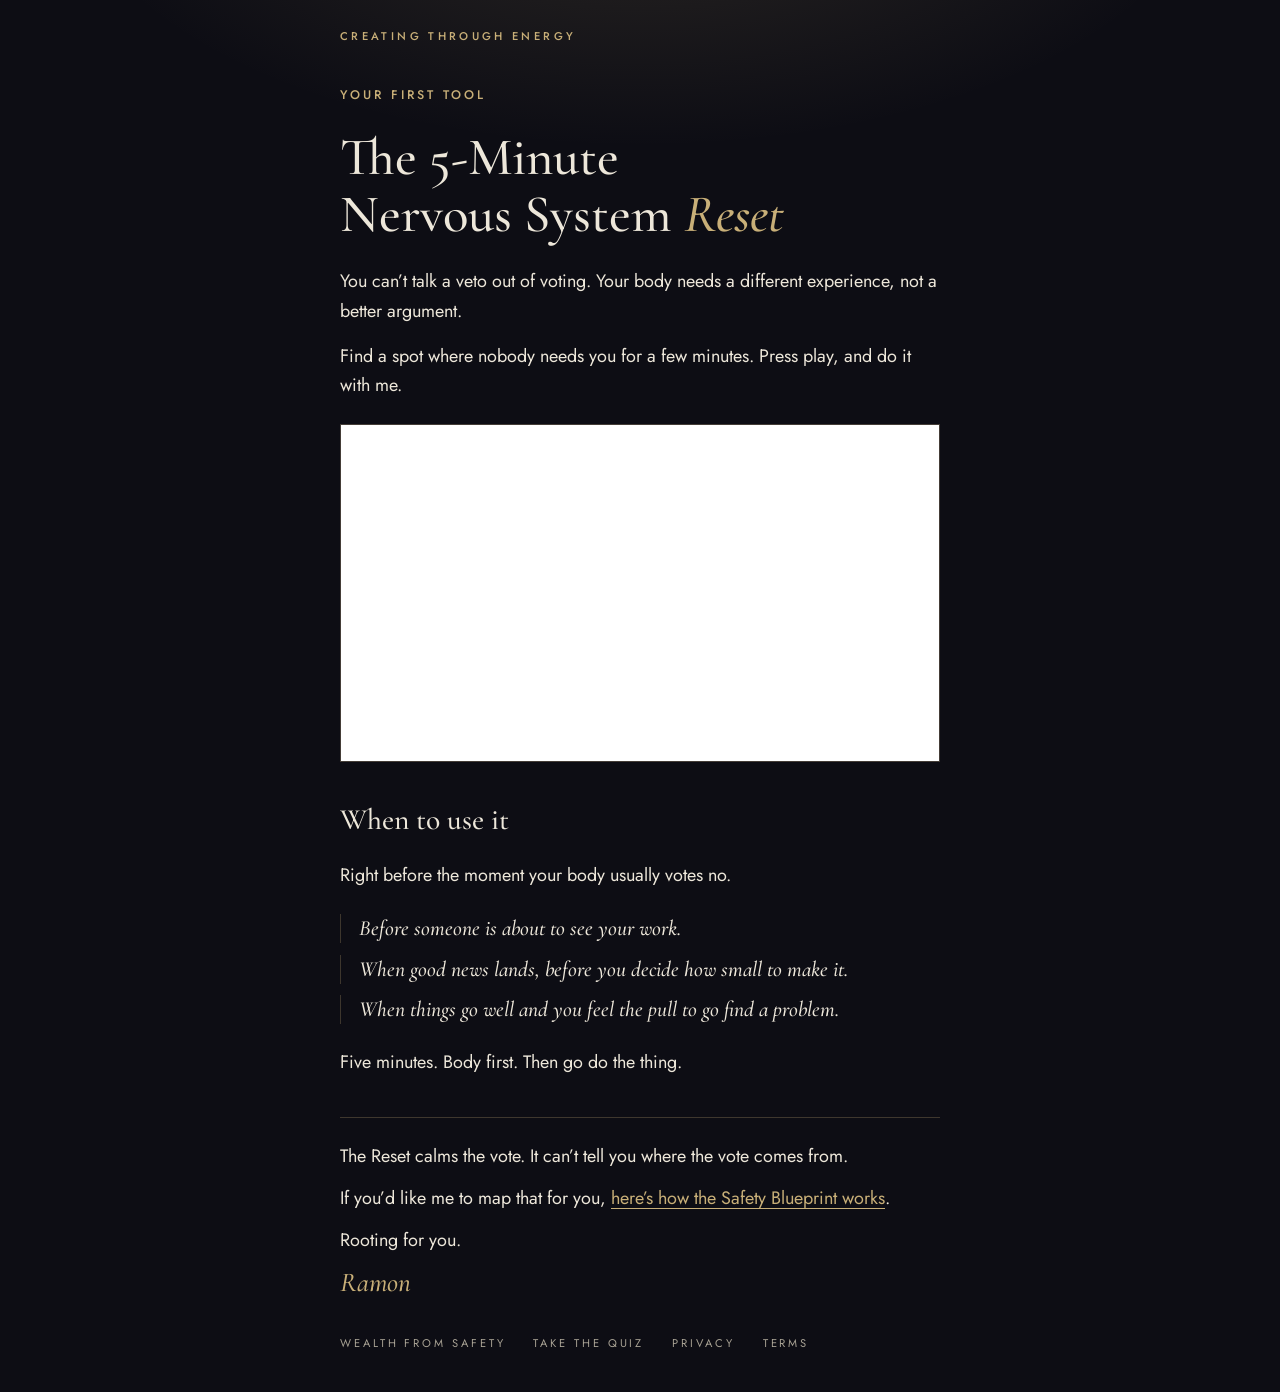
<file: reset/index.html>
<!DOCTYPE html>
<html lang="en">
<head>
<meta charset="UTF-8">
<meta name="viewport" content="width=device-width, initial-scale=1.0, viewport-fit=cover">
<title>The 5-Minute Nervous System Reset · Creating Through Energy</title>
<meta name="description" content="Five minutes. Body first. Do it right before the moment your body usually votes no.">
<link rel="canonical" href="https://www.creatingthroughenergy.com/reset/">
<meta name="robots" content="noindex">
<meta property="og:title" content="The 5-Minute Nervous System Reset">
<meta property="og:description" content="Five minutes. Body first. Do it right before the moment your body usually votes no.">
<meta property="og:type" content="website">
<meta property="og:url" content="https://www.creatingthroughenergy.com/reset/">
<link rel="icon" href="data:image/svg+xml,%3Csvg xmlns='http://www.w3.org/2000/svg' viewBox='0 0 100 100'%3E%3Ccircle cx='50' cy='50' r='42' fill='%23C98F4E'/%3E%3Ccircle cx='50' cy='50' r='20' fill='%23F6F1E7'/%3E%3C/svg%3E">
<link rel="preconnect" href="https://fonts.googleapis.com">
<link rel="preconnect" href="https://fonts.gstatic.com" crossorigin>
<link rel="stylesheet" href="https://fonts.googleapis.com/css2?family=Cormorant+Garamond:ital,wght@0,500;0,600;1,500;1,600&family=Jost:wght@400;500&display=swap">
<style>
[hidden] { display: none !important; }
img { max-width: 100%; }
/* Layout: one reading column. Title, two lines of setup, the video, when to use it, a quiet next step. */
/* Single dark look on purpose: this is the locked CTE system (midnight, gold, Cormorant Garamond, Jost). */
:root {
  color-scheme: dark;
  --midnight: #0D0D14;
  --panel: #161620;
  --ivory: #EDE7DA;
  --muted: #A8A294;
  --gold: #C8AF78;
  --gold-bright: #D9C391;
  --line: rgba(200, 175, 120, .26);
  --wash: rgba(200, 175, 120, .07);
  --display: 'Cormorant Garamond', 'Iowan Old Style', 'Palatino Linotype', Georgia, serif;
  --body: 'Jost', 'Avenir Next', 'Segoe UI', system-ui, sans-serif;
}
html, body { height: 100%; }
body {
  margin: 0;
  background: radial-gradient(52rem 26rem at 50% -9rem, rgba(200, 175, 120, .17), transparent 70%) no-repeat, var(--midnight);
  background-color: var(--midnight);
  color: var(--ivory);
  font-family: var(--body);
  font-size: 1.125rem;
  line-height: 1.62;
  -webkit-font-smoothing: antialiased;
}
*, *::before, *::after { box-sizing: border-box; }
.page {
  max-width: 40rem;
  min-height: 100%;
  margin-inline: auto;
  padding-inline: 1.25rem;
  padding-block: 1.25rem 2.5rem;
  display: flex;
  flex-direction: column;
  gap: 2.25rem;
}
.wordmark { font-size: .7rem; font-weight: 500; letter-spacing: .3em; text-transform: uppercase; color: var(--gold); }
main { flex: 1; display: grid; gap: 1.5rem; align-content: start; }
.lede { font-size: .78rem; font-weight: 500; letter-spacing: .24em; text-transform: uppercase; color: var(--gold); margin: 0; }
h1, h2 { font-family: var(--display); font-weight: 500; margin: 0; text-wrap: balance; }
h1 { font-size: clamp(2.2rem, 8vw, 3.3rem); line-height: 1.08; }
h1 em { font-style: italic; color: var(--gold); }
h2 { font-size: clamp(1.5rem, 5.4vw, 1.85rem); line-height: 1.2; margin-top: 1rem; }
p { margin: 0; }
.prose { display: grid; gap: 1rem; }

.video { position: relative; aspect-ratio: 16 / 9; max-width: 100%; background: var(--panel); border: 1px solid var(--line); }
.video iframe { position: absolute; inset: 0; width: 100%; height: 100%; border: 0; }
.video-done {
  position: absolute; inset: 0;
  background: var(--panel);
  display: grid; place-content: center; justify-items: center; gap: .6rem;
  padding: 1rem 1.25rem; text-align: center;
  font-size: 1rem;
}
.video-done .done-line { font: italic 500 clamp(1.5rem, 6vw, 2rem)/1.2 var(--display); color: var(--gold-bright); }

.btn {
  display: inline-block;
  font: 500 1.02rem/1.2 var(--body);
  letter-spacing: .03em;
  text-decoration: none;
  text-align: center;
  color: var(--gold);
  background: transparent;
  border: 1px solid var(--gold);
  border-radius: 999px;
  padding: .7rem 1.5rem;
  margin-top: .4rem;
  cursor: pointer;
  transition: background .15s;
}
.btn:hover { background: var(--wash); }
.btn:focus-visible, a:focus-visible { outline: 2px solid var(--gold-bright); outline-offset: 3px; }

.moments { list-style: none; margin: 0; padding: 0; display: grid; gap: .7rem; }
.moments li { font: italic 500 1.35rem/1.35 var(--display); padding-left: 1.1rem; border-left: 1px solid var(--line); }
.next { border-top: 1px solid var(--line); padding-top: 1.5rem; margin-top: 1rem; display: grid; gap: .8rem; }
.next a { color: var(--gold); text-underline-offset: .2em; }
.next a:hover { color: var(--gold-bright); }
.sig { font: italic 500 1.7rem/1.1 var(--display); color: var(--gold); }
.foot { font-size: .7rem; letter-spacing: .26em; text-transform: uppercase; color: var(--muted); display: flex; flex-wrap: wrap; gap: .6rem 1.75rem; }
.foot a { color: inherit; text-decoration: none; }
.foot a:hover { color: var(--ivory); text-decoration: underline; }

@media (prefers-reduced-motion: reduce) { .btn { transition: none; } }
</style>
</head>
<body>
<div class="page">
  <header><span class="wordmark">Creating Through Energy</span></header>

  <main>
    <p class="lede">Your first tool</p>
    <h1>The 5-Minute Nervous System <em>Reset</em></h1>
    <div class="prose">
      <p>You can’t talk a veto out of voting. Your body needs a different experience, not a better argument.</p>
      <p>Find a spot where nobody needs you for a few minutes. Press play, and do it with me.</p>
    </div>

    <div class="video">
      <iframe id="reset-video"
        src="https://www.youtube-nocookie.com/embed/s2zF3c27fzE?rel=0&amp;modestbranding=1&amp;playsinline=1&amp;enablejsapi=1"
        title="The 5-Minute Nervous System Reset" allowfullscreen
        allow="accelerometer; autoplay; clipboard-write; encrypted-media; gyroscope; picture-in-picture; web-share"
        referrerpolicy="strict-origin-when-cross-origin"></iframe>
      <div class="video-done" id="reset-done" hidden>
        <p class="done-line">That’s the Reset.</p>
        <p>Come back to it any time your body votes no.</p>
        <button class="btn" type="button" id="reset-again">Play it again</button>
      </div>
    </div>

    <h2>When to use it</h2>
    <p>Right before the moment your body usually votes no.</p>
    <ul class="moments">
      <li>Before someone is about to see your work.</li>
      <li>When good news lands, before you decide how small to make it.</li>
      <li>When things go well and you feel the pull to go find a problem.</li>
    </ul>
    <p>Five minutes. Body first. Then go do the thing.</p>

    <div class="next">
      <p>The Reset calms the vote. It can’t tell you where the vote comes from.</p>
      <p>If you’d like me to map that for you, <a href="https://www.creatingthroughenergy.com/blueprint/">here’s how the Safety Blueprint works</a>.</p>
      <p>Rooting for you.</p>
      <p class="sig">Ramon</p>
    </div>
  </main>

  <footer class="foot">
    <span>Wealth from Safety</span>
    <a href="https://www.creatingthroughenergy.com/quiz/">Take the quiz</a>
    <a href="https://www.creatingthroughenergy.com/privacy.html">Privacy</a>
    <a href="https://www.creatingthroughenergy.com/terms.html">Terms</a>
  </footer>
</div>

<script>
(function () {
  "use strict";
  var END = 0;   // optional stop time in seconds; 0 plays the whole video (this upload already has the ending cut off)
  var frame = document.getElementById("reset-video");
  var cover = document.getElementById("reset-done");
  var again = document.getElementById("reset-again");
  var player, timer;

  /* When the video ends, a cover with "Play it again" replaces YouTube's end screen. If END is set, the video also stops at that second. */
  function finish(pause) {
    if (pause) { try { player.pauseVideo(); } catch (e) {} }
    if (!cover.hidden) return;
    cover.hidden = false;
    try { again.focus({ preventScroll: true }); } catch (e) {}
  }
  function watch() {
    var t = 0;
    try { t = player.getCurrentTime() || 0; } catch (e) {}
    if (END && t >= END) finish(true);
  }
  again.addEventListener("click", function () {
    cover.hidden = true;
    try { player.seekTo(0, true); player.playVideo(); } catch (e) {}
  });

  var earlier = window.onYouTubeIframeAPIReady;
  window.onYouTubeIframeAPIReady = function () {
    if (typeof earlier === "function") earlier();
    player = new window.YT.Player(frame, { events: {
      onReady: function () { timer = setInterval(watch, 400); },
      onStateChange: function (ev) { if (ev.data === 0) finish(false); }   // 0 means the video ended
    } });
  };
  var s = document.createElement("script");
  s.src = "https://www.youtube.com/iframe_api";
  s.async = true;
  document.head.appendChild(s);
})();
</script>
</body>
</html>
</file>
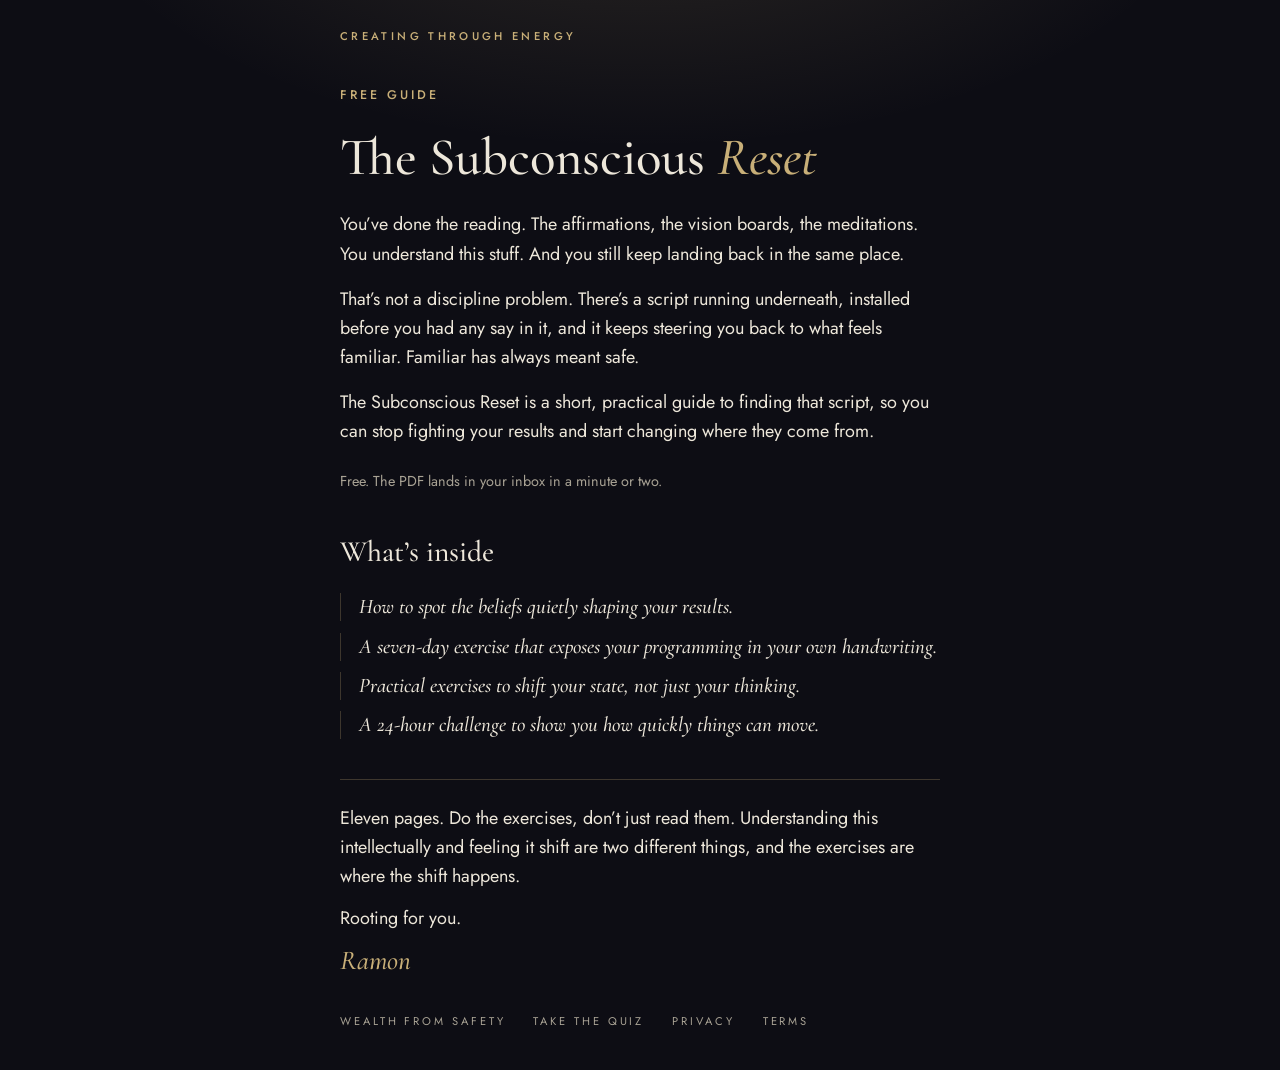
<file: subconscious-reset/index.html>
<!DOCTYPE html>
<html lang="en">
<head>
<meta charset="UTF-8">
<meta name="viewport" content="width=device-width, initial-scale=1.0, viewport-fit=cover">
<title>The Subconscious Reset · Creating Through Energy</title>
<meta name="description" content="A free guide to finding the subconscious script that keeps you landing back in the same place.">
<link rel="canonical" href="https://www.creatingthroughenergy.com/subconscious-reset/">
<meta property="og:title" content="The Subconscious Reset">
<meta property="og:description" content="A free guide to finding the subconscious script that keeps you landing back in the same place.">
<meta property="og:type" content="website">
<meta property="og:url" content="https://www.creatingthroughenergy.com/subconscious-reset/">
<link rel="icon" href="data:image/svg+xml,%3Csvg xmlns='http://www.w3.org/2000/svg' viewBox='0 0 100 100'%3E%3Ccircle cx='50' cy='50' r='42' fill='%23C98F4E'/%3E%3Ccircle cx='50' cy='50' r='20' fill='%23F6F1E7'/%3E%3C/svg%3E">
<link rel="preconnect" href="https://fonts.googleapis.com">
<link rel="preconnect" href="https://fonts.gstatic.com" crossorigin>
<link rel="stylesheet" href="https://fonts.googleapis.com/css2?family=Cormorant+Garamond:ital,wght@0,500;0,600;1,500;1,600&family=Jost:wght@400;500&display=swap">
<style>
[hidden] { display: none !important; }
img { max-width: 100%; }
/* Layout: one reading column. Title, two lines of setup, the video, when to use it, a quiet next step. */
/* Single dark look on purpose: this is the locked CTE system (midnight, gold, Cormorant Garamond, Jost). */
:root {
  color-scheme: dark;
  --midnight: #0D0D14;
  --panel: #161620;
  --ivory: #EDE7DA;
  --muted: #A8A294;
  --gold: #C8AF78;
  --gold-bright: #D9C391;
  --line: rgba(200, 175, 120, .26);
  --wash: rgba(200, 175, 120, .07);
  --display: 'Cormorant Garamond', 'Iowan Old Style', 'Palatino Linotype', Georgia, serif;
  --body: 'Jost', 'Avenir Next', 'Segoe UI', system-ui, sans-serif;
}
html, body { height: 100%; }
body {
  margin: 0;
  background: radial-gradient(52rem 26rem at 50% -9rem, rgba(200, 175, 120, .17), transparent 70%) no-repeat, var(--midnight);
  background-color: var(--midnight);
  color: var(--ivory);
  font-family: var(--body);
  font-size: 1.125rem;
  line-height: 1.62;
  -webkit-font-smoothing: antialiased;
}
*, *::before, *::after { box-sizing: border-box; }
.page {
  max-width: 40rem;
  min-height: 100%;
  margin-inline: auto;
  padding-inline: 1.25rem;
  padding-block: 1.25rem 2.5rem;
  display: flex;
  flex-direction: column;
  gap: 2.25rem;
}
.wordmark { font-size: .7rem; font-weight: 500; letter-spacing: .3em; text-transform: uppercase; color: var(--gold); }
main { flex: 1; display: grid; gap: 1.5rem; align-content: start; }
.lede { font-size: .78rem; font-weight: 500; letter-spacing: .24em; text-transform: uppercase; color: var(--gold); margin: 0; }
h1, h2 { font-family: var(--display); font-weight: 500; margin: 0; text-wrap: balance; }
h1 { font-size: clamp(2.2rem, 8vw, 3.3rem); line-height: 1.08; }
h1 em { font-style: italic; color: var(--gold); }
h2 { font-size: clamp(1.5rem, 5.4vw, 1.85rem); line-height: 1.2; margin-top: 1rem; }
p { margin: 0; }
.prose { display: grid; gap: 1rem; }

.video { position: relative; aspect-ratio: 16 / 9; max-width: 100%; background: var(--panel); border: 1px solid var(--line); }
.video iframe { position: absolute; inset: 0; width: 100%; height: 100%; border: 0; }
.video-done {
  position: absolute; inset: 0;
  background: var(--panel);
  display: grid; place-content: center; justify-items: center; gap: .6rem;
  padding: 1rem 1.25rem; text-align: center;
  font-size: 1rem;
}
.video-done .done-line { font: italic 500 clamp(1.5rem, 6vw, 2rem)/1.2 var(--display); color: var(--gold-bright); }

.btn {
  display: inline-block;
  font: 500 1.02rem/1.2 var(--body);
  letter-spacing: .03em;
  text-decoration: none;
  text-align: center;
  color: var(--gold);
  background: transparent;
  border: 1px solid var(--gold);
  border-radius: 999px;
  padding: .7rem 1.5rem;
  margin-top: .4rem;
  cursor: pointer;
  transition: background .15s;
}
.btn:hover { background: var(--wash); }
.btn:focus-visible, a:focus-visible { outline: 2px solid var(--gold-bright); outline-offset: 3px; }

.moments { list-style: none; margin: 0; padding: 0; display: grid; gap: .7rem; }
.moments li { font: italic 500 1.35rem/1.35 var(--display); padding-left: 1.1rem; border-left: 1px solid var(--line); }
.next { border-top: 1px solid var(--line); padding-top: 1.5rem; margin-top: 1rem; display: grid; gap: .8rem; }
.next a { color: var(--gold); text-underline-offset: .2em; }
.next a:hover { color: var(--gold-bright); }
.sig { font: italic 500 1.7rem/1.1 var(--display); color: var(--gold); }
.foot { font-size: .7rem; letter-spacing: .26em; text-transform: uppercase; color: var(--muted); display: flex; flex-wrap: wrap; gap: .6rem 1.75rem; }
.foot a { color: inherit; text-decoration: none; }
.foot a:hover { color: var(--ivory); text-decoration: underline; }

@media (prefers-reduced-motion: reduce) { .btn { transition: none; } }

.form-shell { display: grid; justify-items: start; gap: .6rem; }
.form-shell iframe { max-width: 100% !important; display: block; color-scheme: light; background: transparent; }
.fine { font-size: .9rem; color: var(--muted); }
.inside { list-style: none; margin: 0; padding: 0; display: grid; gap: .7rem; }
.inside li { font: italic 500 1.3rem/1.35 var(--display); padding-left: 1.1rem; border-left: 1px solid var(--line); }
.btn-solid { color: var(--midnight); background: var(--gold); }
.btn-solid:hover { background: var(--gold-bright); }
</style>
</head>
<body>
<div class="page">
  <header><span class="wordmark">Creating Through Energy</span></header>
  <main>
    <p class="lede">Free guide</p>
    <h1>The Subconscious <em>Reset</em></h1>
    <div class="prose">
      <p>You’ve done the reading. The affirmations, the vision boards, the meditations. You understand this stuff. And you still keep landing back in the same place.</p>
      <p>That’s not a discipline problem. There’s a script running underneath, installed before you had any say in it, and it keeps steering you back to what feels familiar. Familiar has always meant safe.</p>
      <p>The Subconscious Reset is a short, practical guide to finding that script, so you can stop fighting your results and start changing where they come from.</p>
    </div>

    <div class="form-shell" id="get">
      <script async src="https://subscribe-forms.beehiiv.com/v3/loader.js" data-beehiiv-form="27f5e501-70e1-4ad8-819b-84502ca2b713"></script>
      <noscript><a class="btn" href="https://ramons-newsletter-4ee4e4.beehiiv.com/subscribe">Get the guide</a></noscript>
      <p class="fine">Free. The PDF lands in your inbox in a minute or two.</p>
    </div>

    <h2>What’s inside</h2>
    <ul class="inside">
      <li>How to spot the beliefs quietly shaping your results.</li>
      <li>A seven-day exercise that exposes your programming in your own handwriting.</li>
      <li>Practical exercises to shift your state, not just your thinking.</li>
      <li>A 24-hour challenge to show you how quickly things can move.</li>
    </ul>

    <div class="next">
      <p>Eleven pages. Do the exercises, don’t just read them. Understanding this intellectually and feeling it shift are two different things, and the exercises are where the shift happens.</p>
      <p>Rooting for you.</p>
      <p class="sig">Ramon</p>
    </div>
  </main>

  <footer class="foot">
    <span>Wealth from Safety</span>
    <a href="https://www.creatingthroughenergy.com/quiz/">Take the quiz</a>
    <a href="https://www.creatingthroughenergy.com/privacy.html">Privacy</a>
    <a href="https://www.creatingthroughenergy.com/terms.html">Terms</a>
  </footer>
</div>
</body>
</html>
</file>
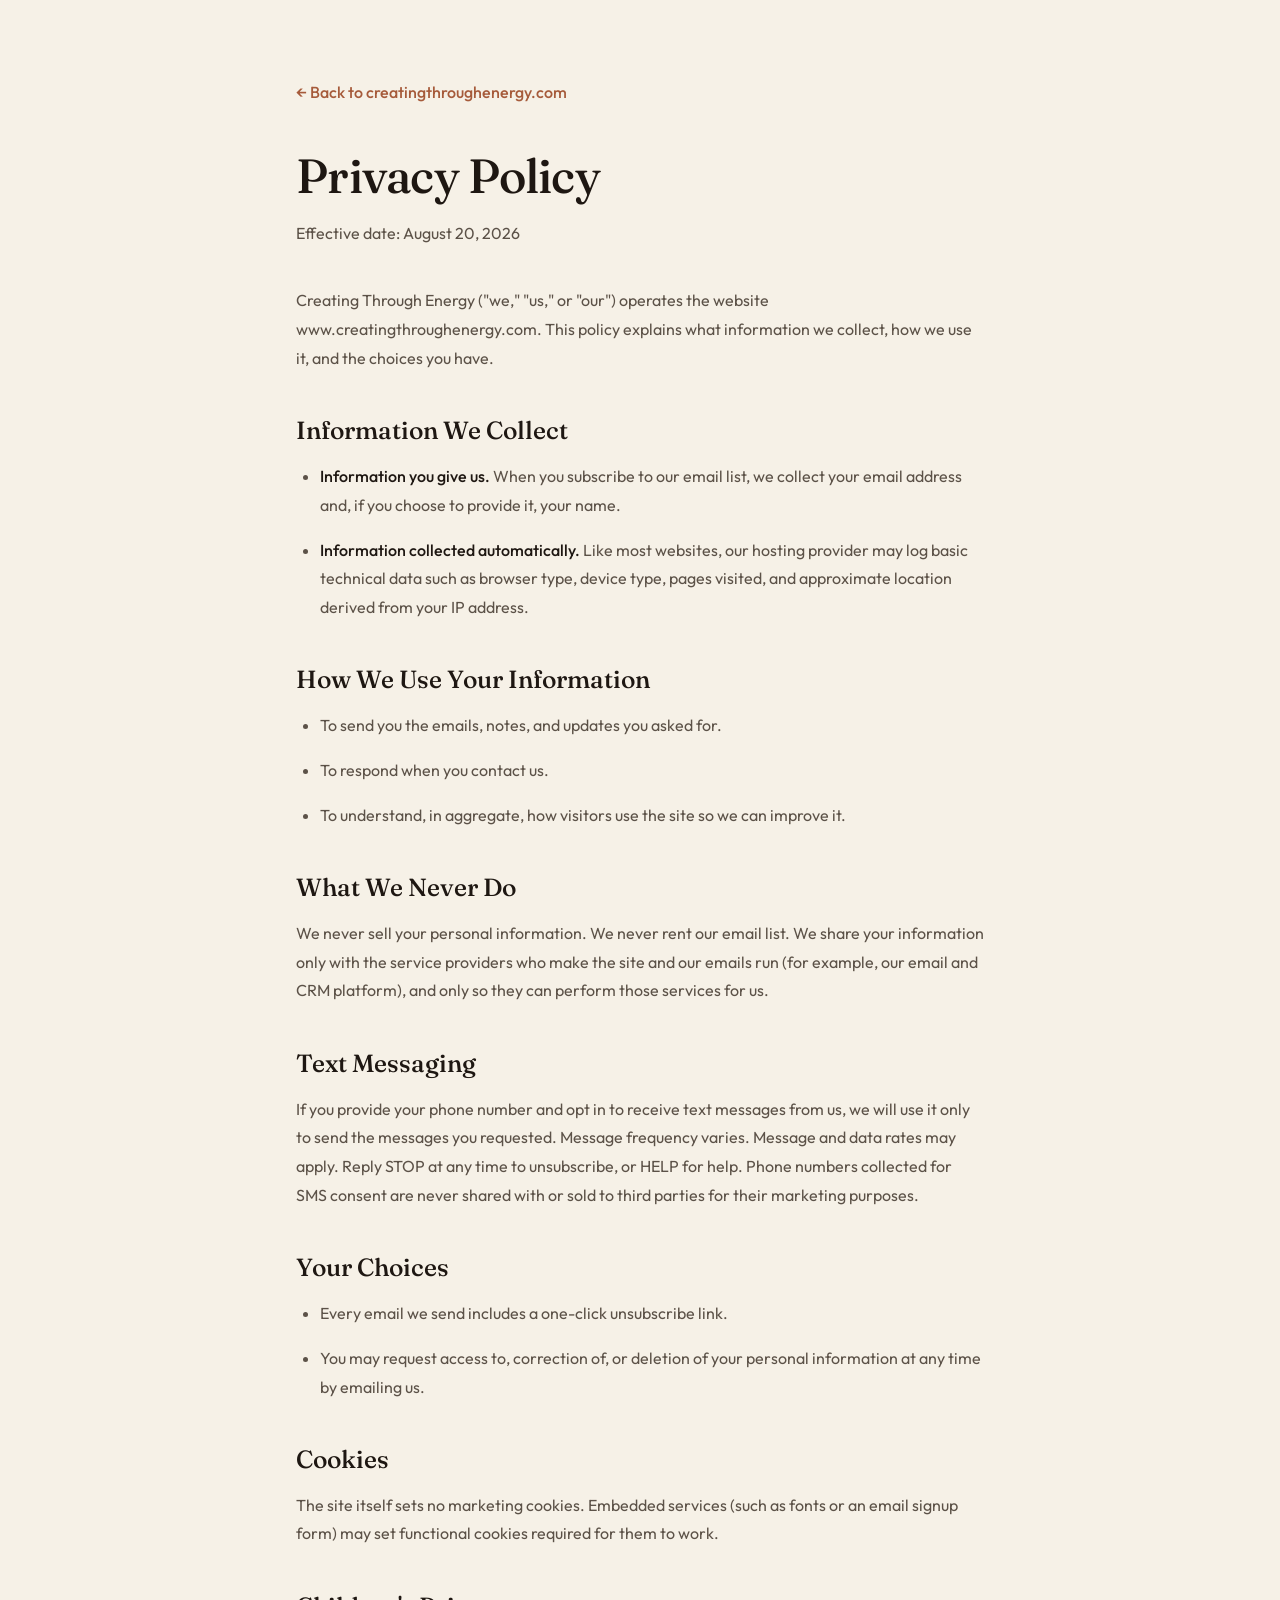
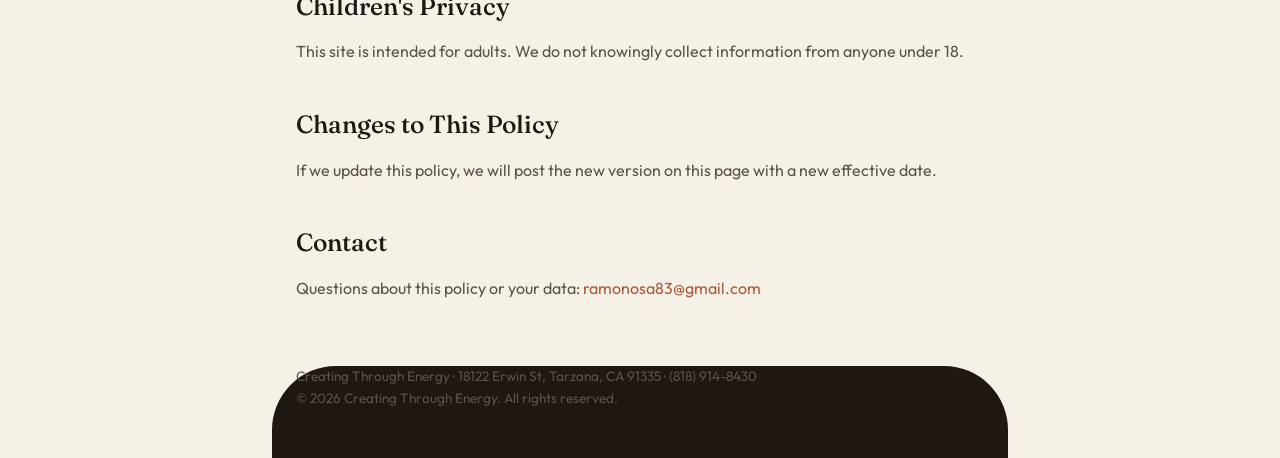
<file: privacy.html>
<!DOCTYPE html>
<html lang="en">
<head>
  <meta charset="UTF-8" />
  <meta name="viewport" content="width=device-width, initial-scale=1.0" />
  <title>Privacy Policy · Creating Through Energy</title>
  <meta name="description" content="Privacy Policy for Creating Through Energy (creatingthroughenergy.com)." />
  <link rel="icon" href="data:image/svg+xml,%3Csvg xmlns='http://www.w3.org/2000/svg' viewBox='0 0 100 100'%3E%3Ccircle cx='50' cy='50' r='42' fill='%23C98F4E'/%3E%3Ccircle cx='50' cy='50' r='20' fill='%23F6F1E7'/%3E%3C/svg%3E" />
  <link rel="preconnect" href="https://fonts.googleapis.com" />
  <link rel="preconnect" href="https://fonts.gstatic.com" crossorigin />
  <link href="https://fonts.googleapis.com/css2?family=Fraunces:ital,opsz,wght@0,9..144,300..700;1,9..144,300..700&family=Outfit:wght@300;400;500;600;700&display=swap" rel="stylesheet" />
  <link rel="stylesheet" href="styles.css" />
</head>
<body>
  <main class="legal-page">
    <a href="index.html" class="legal-back">&larr; Back to creatingthroughenergy.com</a>
    <h1>Privacy Policy</h1>
    <p class="legal-date">Effective date: August 20, 2026</p>

    <div class="legal-body">
      <p>Creating Through Energy ("we," "us," or "our") operates the website www.creatingthroughenergy.com. This policy explains what information we collect, how we use it, and the choices you have.</p>

      <h2>Information We Collect</h2>
      <ul>
        <li><strong>Information you give us.</strong> When you subscribe to our email list, we collect your email address and, if you choose to provide it, your name.</li>
        <li><strong>Information collected automatically.</strong> Like most websites, our hosting provider may log basic technical data such as browser type, device type, pages visited, and approximate location derived from your IP address.</li>
      </ul>

      <h2>How We Use Your Information</h2>
      <ul>
        <li>To send you the emails, notes, and updates you asked for.</li>
        <li>To respond when you contact us.</li>
        <li>To understand, in aggregate, how visitors use the site so we can improve it.</li>
      </ul>

      <h2>What We Never Do</h2>
      <p>We never sell your personal information. We never rent our email list. We share your information only with the service providers who make the site and our emails run (for example, our email and CRM platform), and only so they can perform those services for us.</p>

      <h2>Text Messaging</h2>
      <p>If you provide your phone number and opt in to receive text messages from us, we will use it only to send the messages you requested. Message frequency varies. Message and data rates may apply. Reply STOP at any time to unsubscribe, or HELP for help. Phone numbers collected for SMS consent are never shared with or sold to third parties for their marketing purposes.</p>

      <h2>Your Choices</h2>
      <ul>
        <li>Every email we send includes a one-click unsubscribe link.</li>
        <li>You may request access to, correction of, or deletion of your personal information at any time by emailing us.</li>
      </ul>

      <h2>Cookies</h2>
      <p>The site itself sets no marketing cookies. Embedded services (such as fonts or an email signup form) may set functional cookies required for them to work.</p>

      <h2>Children's Privacy</h2>
      <p>This site is intended for adults. We do not knowingly collect information from anyone under 18.</p>

      <h2>Changes to This Policy</h2>
      <p>If we update this policy, we will post the new version on this page with a new effective date.</p>

      <h2>Contact</h2>
      <p>Questions about this policy or your data: <a href="mailto:ramonosa83@gmail.com">ramonosa83@gmail.com</a></p>
    </div>
  </main>
  <footer class="legal-footer">
    <p>Creating Through Energy &middot; 18122 Erwin St, Tarzana, CA 91335 &middot; (818) 914-8430</p>
    <p>&copy; 2026 Creating Through Energy. All rights reserved.</p>
  </footer>

  <!-- GHL Chat Widget -->
  <script src="https://widgets.leadconnectorhq.com/loader.js" data-resources-url="https://widgets.leadconnectorhq.com/chat-widget/loader.js" data-widget-id="6a8636c456eb8ca703d2c1a6" data-source="WEB_USER"></script>
</body>
</html></body>
</html>
</file>
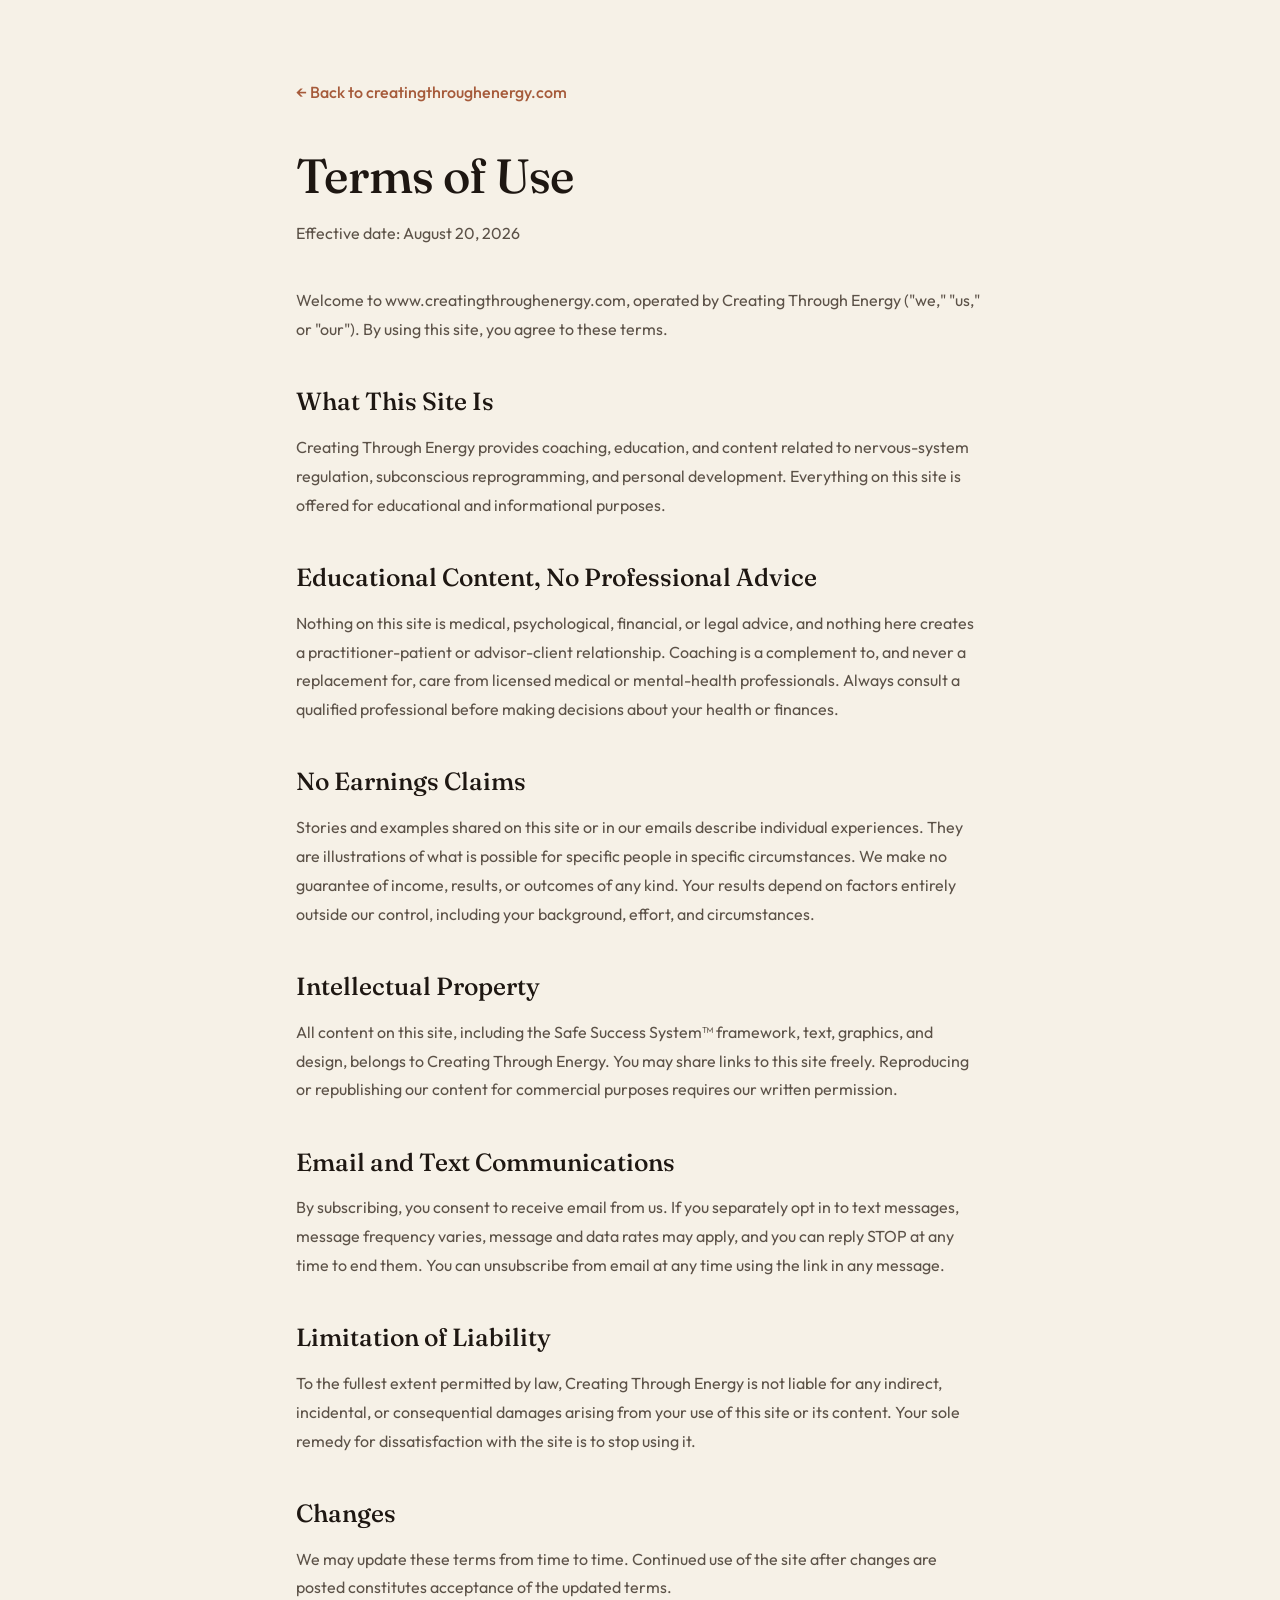
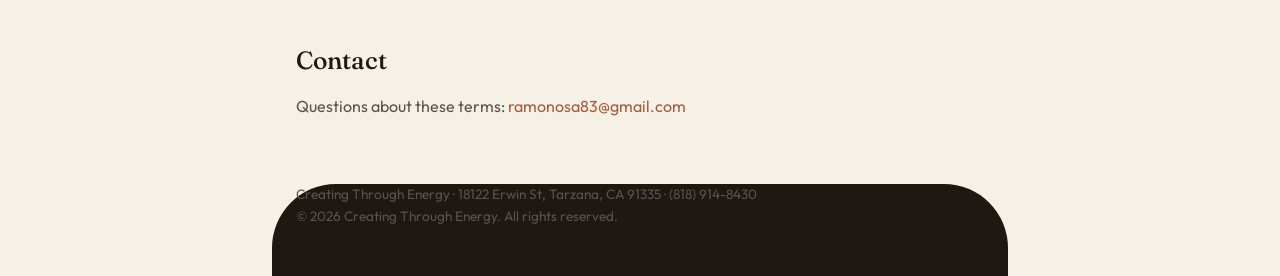
<file: terms.html>
<!DOCTYPE html>
<html lang="en">
<head>
  <meta charset="UTF-8" />
  <meta name="viewport" content="width=device-width, initial-scale=1.0" />
  <title>Terms of Use · Creating Through Energy</title>
  <meta name="description" content="Terms of Use for Creating Through Energy (creatingthroughenergy.com)." />
  <link rel="icon" href="data:image/svg+xml,%3Csvg xmlns='http://www.w3.org/2000/svg' viewBox='0 0 100 100'%3E%3Ccircle cx='50' cy='50' r='42' fill='%23C98F4E'/%3E%3Ccircle cx='50' cy='50' r='20' fill='%23F6F1E7'/%3E%3C/svg%3E" />
  <link rel="preconnect" href="https://fonts.googleapis.com" />
  <link rel="preconnect" href="https://fonts.gstatic.com" crossorigin />
  <link href="https://fonts.googleapis.com/css2?family=Fraunces:ital,opsz,wght@0,9..144,300..700;1,9..144,300..700&family=Outfit:wght@300;400;500;600;700&display=swap" rel="stylesheet" />
  <link rel="stylesheet" href="styles.css" />
</head>
<body>
  <main class="legal-page">
    <a href="index.html" class="legal-back">&larr; Back to creatingthroughenergy.com</a>
    <h1>Terms of Use</h1>
    <p class="legal-date">Effective date: August 20, 2026</p>

    <div class="legal-body">
      <p>Welcome to www.creatingthroughenergy.com, operated by Creating Through Energy ("we," "us," or "our"). By using this site, you agree to these terms.</p>

      <h2>What This Site Is</h2>
      <p>Creating Through Energy provides coaching, education, and content related to nervous-system regulation, subconscious reprogramming, and personal development. Everything on this site is offered for educational and informational purposes.</p>

      <h2>Educational Content, No Professional Advice</h2>
      <p>Nothing on this site is medical, psychological, financial, or legal advice, and nothing here creates a practitioner-patient or advisor-client relationship. Coaching is a complement to, and never a replacement for, care from licensed medical or mental-health professionals. Always consult a qualified professional before making decisions about your health or finances.</p>

      <h2>No Earnings Claims</h2>
      <p>Stories and examples shared on this site or in our emails describe individual experiences. They are illustrations of what is possible for specific people in specific circumstances. We make no guarantee of income, results, or outcomes of any kind. Your results depend on factors entirely outside our control, including your background, effort, and circumstances.</p>

      <h2>Intellectual Property</h2>
      <p>All content on this site, including the Safe Success System&trade; framework, text, graphics, and design, belongs to Creating Through Energy. You may share links to this site freely. Reproducing or republishing our content for commercial purposes requires our written permission.</p>

      <h2>Email and Text Communications</h2>
      <p>By subscribing, you consent to receive email from us. If you separately opt in to text messages, message frequency varies, message and data rates may apply, and you can reply STOP at any time to end them. You can unsubscribe from email at any time using the link in any message.</p>

      <h2>Limitation of Liability</h2>
      <p>To the fullest extent permitted by law, Creating Through Energy is not liable for any indirect, incidental, or consequential damages arising from your use of this site or its content. Your sole remedy for dissatisfaction with the site is to stop using it.</p>

      <h2>Changes</h2>
      <p>We may update these terms from time to time. Continued use of the site after changes are posted constitutes acceptance of the updated terms.</p>

      <h2>Contact</h2>
      <p>Questions about these terms: <a href="mailto:ramonosa83@gmail.com">ramonosa83@gmail.com</a></p>
    </div>
  </main>
  <footer class="legal-footer">
    <p>Creating Through Energy &middot; 18122 Erwin St, Tarzana, CA 91335 &middot; (818) 914-8430</p>
    <p>&copy; 2026 Creating Through Energy. All rights reserved.</p>
  </footer>

  <!-- GHL Chat Widget -->
  <script src="https://widgets.leadconnectorhq.com/loader.js" data-resources-url="https://widgets.leadconnectorhq.com/chat-widget/loader.js" data-widget-id="6a8636c456eb8ca703d2c1a6" data-source="WEB_USER"></script>
</body>
</html>
</file>
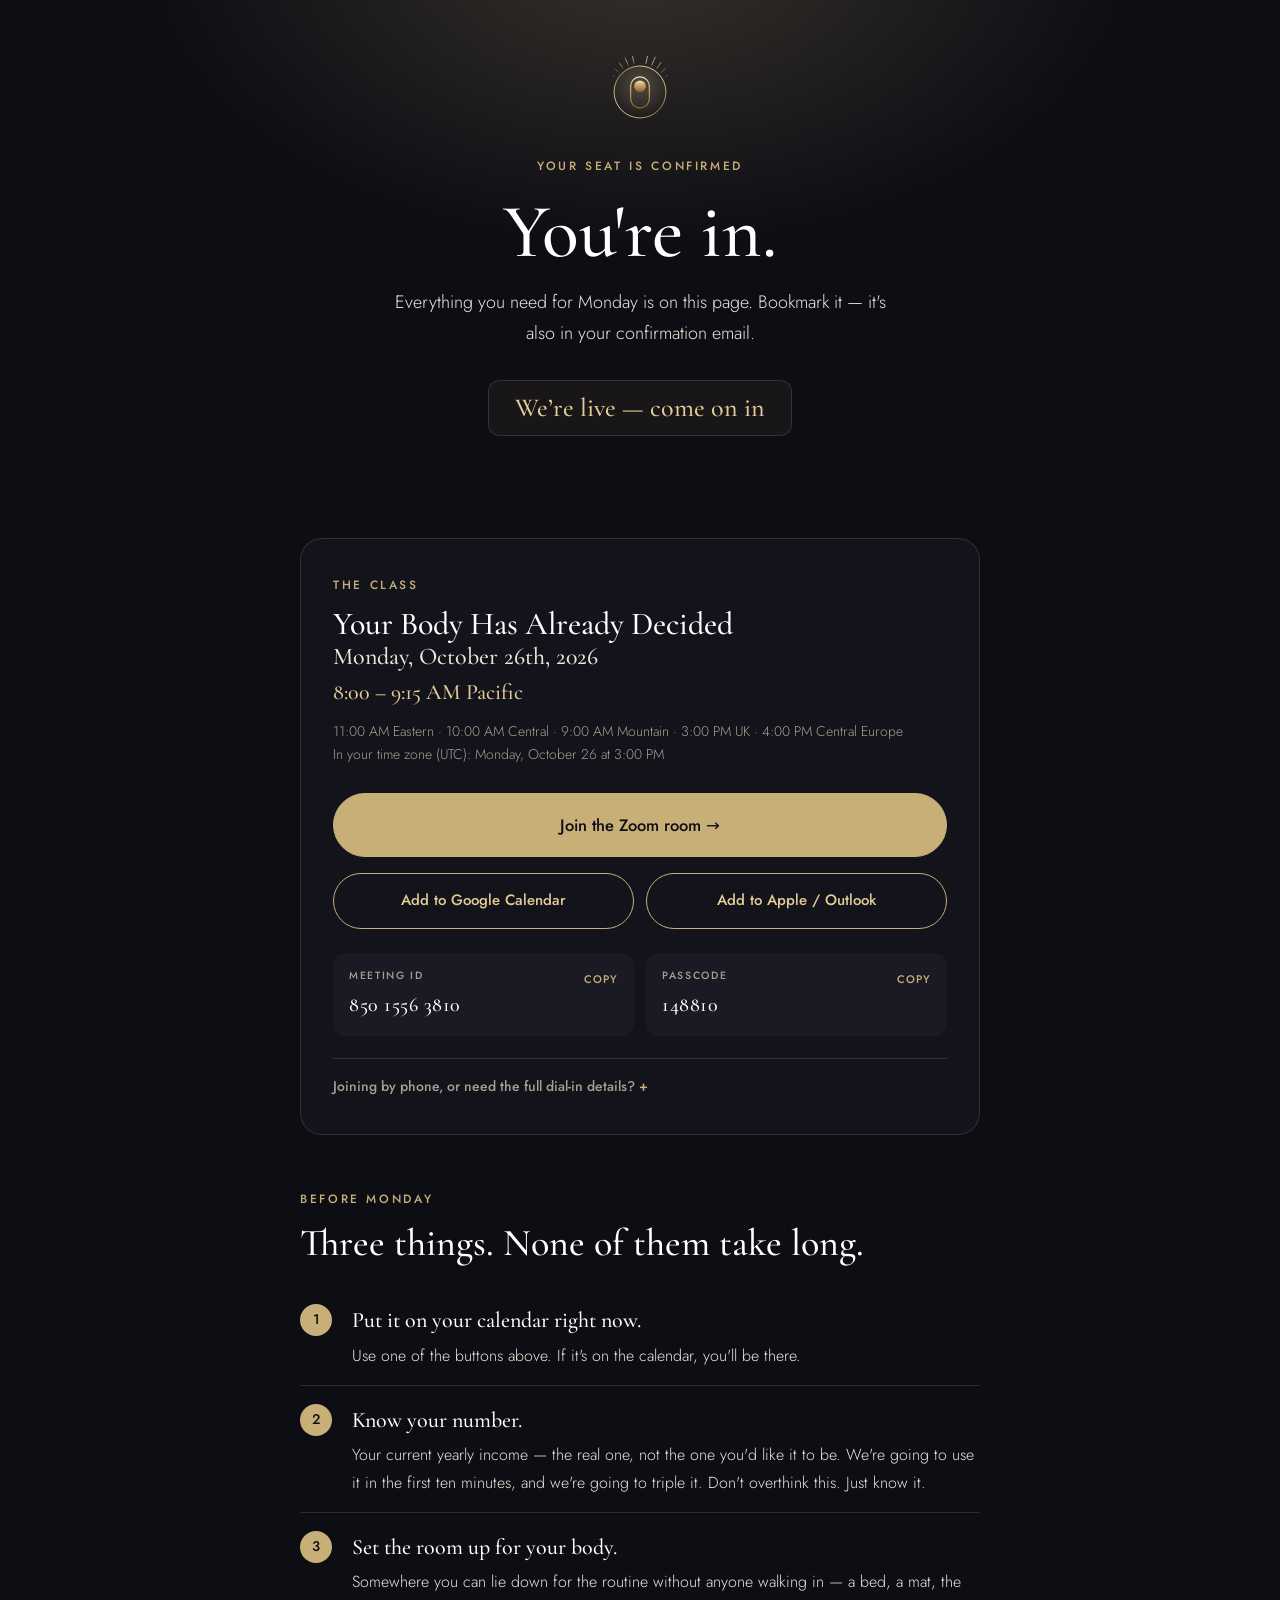
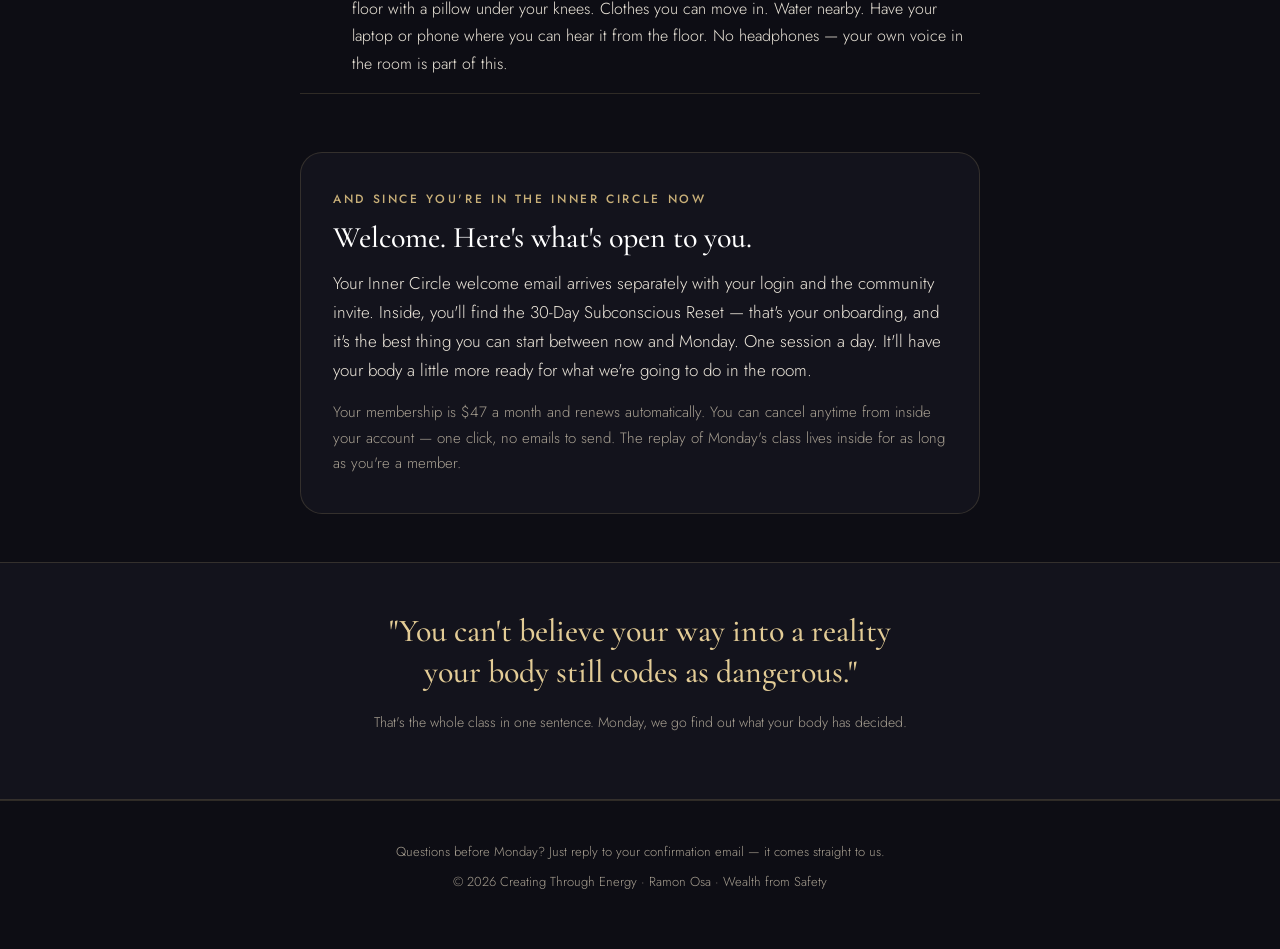
<file: class/welcome.html>
<!DOCTYPE html>
<html lang="en">
<head>
<meta charset="UTF-8">
<meta name="viewport" content="width=device-width, initial-scale=1.0">
<title>You're in — Your Body Has Already Decided</title>
<meta name="robots" content="noindex">
<link rel="icon" href="data:image/svg+xml,%3Csvg xmlns='http://www.w3.org/2000/svg' viewBox='0 0 100 100'%3E%3Ccircle cx='50' cy='50' r='42' fill='%23C98F4E'/%3E%3Ccircle cx='50' cy='50' r='20' fill='%23F6F1E7'/%3E%3C/svg%3E">
<link rel="preconnect" href="https://fonts.googleapis.com">
<link href="https://fonts.googleapis.com/css2?family=Cormorant+Garamond:ital,wght@0,500;0,600;1,500&family=Jost:wght@300;400;500;600&display=swap" rel="stylesheet">
<style>
  :root{--bg:#0D0D14;--bg2:#13131C;--bg3:#1A1A25;--gold:#C8AF78;--gold2:#E3CC96;--text:#ECE6DA;--muted:#A79F91;--line:rgba(200,175,120,.18)}
  *{box-sizing:border-box;margin:0;padding:0}
  body{font-family:'Jost',system-ui,sans-serif;font-weight:300;background:var(--bg);color:var(--text);line-height:1.7;font-size:17px;-webkit-font-smoothing:antialiased}
  h1,h2,h3{font-family:'Cormorant Garamond',Georgia,serif;font-weight:500;line-height:1.12;color:#fff}
  h2{font-size:clamp(28px,4vw,38px);margin:12px 0 22px}
  p{margin-bottom:16px}
  strong{font-weight:500;color:#fff}
  a{color:var(--gold)}
  .wrap{max-width:720px;margin:0 auto;padding:0 20px}
  section{padding:48px 0}
  .eyebrow{font-size:12px;letter-spacing:.22em;text-transform:uppercase;color:var(--gold);font-weight:500}

  .hero{position:relative;overflow:hidden;text-align:center;padding:56px 0 54px}
  .hero:before{content:"";position:absolute;inset:0;background:radial-gradient(800px 480px at 50% -10%,rgba(200,175,120,.22),transparent 62%)}
  .hero .wrap{position:relative}
  .mark{width:72px;margin:0 auto 26px}
  .mark svg{width:100%;height:auto;display:block}
  .hero h1{font-size:clamp(44px,8vw,76px);margin:14px 0 12px}
  .hero p{color:var(--text);max-width:520px;margin:0 auto;font-size:18px}
  .count{display:flex;gap:10px;justify-content:center;margin-top:32px;flex-wrap:wrap}
  .count div{background:rgba(200,175,120,.06);border:1px solid var(--line);border-radius:12px;padding:12px 4px;min-width:78px}
  .count b{display:block;font-family:'Cormorant Garamond',serif;font-size:32px;color:var(--gold2);line-height:1;font-weight:500}
  .count span{font-size:10.5px;letter-spacing:.15em;text-transform:uppercase;color:var(--muted)}

  .card{background:var(--bg2);border:1px solid var(--line);border-radius:22px;padding:36px 32px}
  .big{font-family:'Cormorant Garamond',serif;font-size:32px;font-weight:500;line-height:1.15;color:#fff}
  .time{font-size:22px;font-family:'Cormorant Garamond',serif;color:var(--gold2);font-weight:500;margin-top:4px}
  .local{font-size:14px;color:var(--muted);margin-top:8px;margin-bottom:26px}
  .btn{display:inline-block;background:var(--gold);color:#0D0D14;text-decoration:none;padding:17px 32px;border-radius:999px;font-weight:500;font-size:16.5px;transition:transform .15s,background .15s;border:1px solid var(--gold)}
  .btn:hover{transform:translateY(-2px);background:var(--gold2)}
  .btn.ghost{background:transparent;color:var(--gold2);border-color:var(--gold)}
  .btn.ghost:hover{background:rgba(200,175,120,.1)}
  .btn.block{display:block;text-align:center;width:100%}
  .btnrow{display:flex;gap:12px;flex-wrap:wrap;margin-top:16px}
  .btnrow .btn{flex:1;text-align:center;min-width:200px;font-size:15px;padding:14px 20px}
  .codes{display:grid;grid-template-columns:1fr 1fr;gap:12px;margin-top:24px}
  .code{background:var(--bg3);border-radius:12px;padding:14px 16px}
  .code span{display:block;font-size:10.5px;letter-spacing:.16em;text-transform:uppercase;color:var(--muted);font-weight:500;margin-bottom:3px}
  .code b{font-size:20px;font-family:'Cormorant Garamond',serif;letter-spacing:.5px;color:#fff;font-weight:500}
  .copy{float:right;font-size:11px;letter-spacing:.1em;text-transform:uppercase;color:var(--gold);background:none;border:none;cursor:pointer;font-weight:500;font-family:inherit;padding:4px 0}
  details.more{margin-top:22px;border-top:1px solid var(--line);padding-top:16px}
  details.more summary{cursor:pointer;font-size:14px;font-weight:500;color:var(--muted);list-style:none}
  details.more summary::-webkit-details-marker{display:none}
  details.more summary:after{content:" +";color:var(--gold)}
  details.more[open] summary:after{content:" –"}
  details.more .body{font-size:14px;color:var(--text);margin-top:14px;line-height:1.8}
  details.more code{background:var(--bg3);padding:2px 7px;border-radius:5px;font-size:13px;word-break:break-all}

  .steps{counter-reset:s;list-style:none;margin-top:8px}
  .steps li{counter-increment:s;position:relative;padding:16px 0 16px 52px;border-bottom:1px solid var(--line)}
  .steps li:before{content:counter(s);position:absolute;left:0;top:18px;width:32px;height:32px;border-radius:50%;background:var(--gold);color:#0D0D14;font-weight:500;font-size:14px;display:flex;align-items:center;justify-content:center}
  .steps b{display:block;font-family:'Cormorant Garamond',serif;font-size:22px;font-weight:500;color:#fff;margin-bottom:2px}
  .steps p{margin:0;font-size:16px}

  .quote{font-family:'Cormorant Garamond',serif;font-size:clamp(24px,3.4vw,32px);font-weight:500;line-height:1.28;text-align:center;max-width:600px;margin:0 auto;color:var(--gold2)}
  footer{padding:40px 0 56px;text-align:center;font-size:13px;color:var(--muted);border-top:1px solid var(--line)}
  .toast{position:fixed;left:50%;bottom:26px;transform:translateX(-50%) translateY(20px);background:var(--gold);color:#0D0D14;padding:12px 22px;border-radius:999px;font-size:14px;opacity:0;pointer-events:none;transition:.25s}
  .toast.on{opacity:1;transform:translateX(-50%) translateY(0)}
  @media(max-width:600px){.codes{grid-template-columns:1fr}.count div{min-width:66px}.card{padding:28px 20px}}
</style>
</head>
<body>

<header class="hero">
  <div class="wrap">
    <div class="mark"><svg xmlns="http://www.w3.org/2000/svg" viewBox="0 0 200 205">
<defs>
  <linearGradient id="g1" x1="0" y1="0" x2="1" y2="1"><stop offset="0%" stop-color="#8F6524"/><stop offset="22%" stop-color="#C8AF78"/><stop offset="48%" stop-color="#F0DCAE"/><stop offset="72%" stop-color="#C8AF78"/><stop offset="100%" stop-color="#9A6E29"/></linearGradient>
  <linearGradient id="g2" x1="0" y1="0" x2="0" y2="1"><stop offset="0%" stop-color="#F2E1B8"/><stop offset="38%" stop-color="#CDA968"/><stop offset="100%" stop-color="#8F6524"/></linearGradient>
  <radialGradient id="g3" cx="50%" cy="38%" r="60%"><stop offset="0%" stop-color="#F0DCAE" stop-opacity="0.22"/><stop offset="100%" stop-color="#F0DCAE" stop-opacity="0"/></radialGradient>
</defs>
  <circle cx="100" cy="98" r="74" fill="url(#g3)"/>
  <line x1="30.57" y1="58.28" x2="22.85" y2="53.65" stroke="url(#g1)" stroke-width="2.1" stroke-linecap="round" opacity="0.32"/><line x1="40.57" y1="44.97" x2="29.66" y2="34.86" stroke="url(#g1)" stroke-width="2.1" stroke-linecap="round" opacity="0.53"/><line x1="53.08" y1="33.97" x2="41.40" y2="17.54" stroke="url(#g1)" stroke-width="2.1" stroke-linecap="round" opacity="0.72"/><line x1="67.57" y1="25.77" x2="57.81" y2="3.44" stroke="url(#g1)" stroke-width="2.1" stroke-linecap="round" opacity="0.87"/><line x1="83.44" y1="20.71" x2="77.90" y2="-5.79" stroke="url(#g1)" stroke-width="2.1" stroke-linecap="round" opacity="0.97"/><line x1="100" y1="19" x2="100" y2="-9" stroke="url(#g1)" stroke-width="2.1" stroke-linecap="round"/><line x1="116.56" y1="20.71" x2="122.10" y2="-5.79" stroke="url(#g1)" stroke-width="2.1" stroke-linecap="round" opacity="0.97"/><line x1="132.43" y1="25.77" x2="142.19" y2="3.44" stroke="url(#g1)" stroke-width="2.1" stroke-linecap="round" opacity="0.87"/><line x1="146.92" y1="33.97" x2="158.60" y2="17.54" stroke="url(#g1)" stroke-width="2.1" stroke-linecap="round" opacity="0.72"/><line x1="159.43" y1="44.97" x2="170.34" y2="34.86" stroke="url(#g1)" stroke-width="2.1" stroke-linecap="round" opacity="0.53"/><line x1="169.43" y1="58.28" x2="177.15" y2="53.65" stroke="url(#g1)" stroke-width="2.1" stroke-linecap="round" opacity="0.32"/>
  <circle cx="100" cy="100" r="72" fill="none" stroke="url(#g1)" stroke-width="2.6"/>
  <rect x="74" y="58" width="52" height="86" rx="26" fill="none" stroke="url(#g2)" stroke-width="3.4"/>
  <circle cx="100" cy="84" r="16" fill="url(#g2)"/></svg></div>
    <div class="eyebrow">Your seat is confirmed</div>
    <h1>You're in.</h1>
    <p>Everything you need for Monday is on this page. Bookmark it — it's also in your confirmation email.</p>
    <div class="count" id="count">
      <div><b id="d">–</b><span>Days</span></div>
      <div><b id="h">–</b><span>Hours</span></div>
      <div><b id="m">–</b><span>Minutes</span></div>
      <div><b id="s">–</b><span>Seconds</span></div>
    </div>
  </div>
</header>

<section>
  <div class="wrap">
    <div class="card">
      <div class="eyebrow">The class</div>
      <div class="big" style="margin-top:10px">Your Body Has Already Decided</div>
      <div class="big" style="font-size:24px;color:var(--text)">Monday, October 26th, 2026</div>
      <div class="time">8:00 – 9:15 AM Pacific</div>
      <div class="local">11:00 AM Eastern · 10:00 AM Central · 9:00 AM Mountain · 3:00 PM UK · 4:00 PM Central Europe<br><span id="yourtime"></span></div>

      <a class="btn block" href="https://us02web.zoom.us/j/85015563810?pwd=goDNpUhBhQ6dCOaCabOqwH3k3voqCJ.1" target="_blank" rel="noopener">Join the Zoom room →</a>

      <div class="btnrow">
        <a class="btn ghost" id="gcal" href="#" target="_blank" rel="noopener">Add to Google Calendar</a>
        <a class="btn ghost" id="ics" href="#">Add to Apple / Outlook</a>
      </div>

      <div class="codes">
        <div class="code"><button class="copy" data-copy="85015563810">Copy</button><span>Meeting ID</span><b>850 1556 3810</b></div>
        <div class="code"><button class="copy" data-copy="148810">Copy</button><span>Passcode</span><b>148810</b></div>
      </div>

      <details class="more">
        <summary>Joining by phone, or need the full dial-in details?</summary>
        <div class="body">
          <b>One tap mobile</b><br>
          <a href="tel:+16694449171,,85015563810#,,,,*148810#">+1 669 444 9171,,85015563810#,,,,*148810#</a> (US)<br>
          <a href="tel:+16699009128,,85015563810#,,,,*148810#">+1 669 900 9128,,85015563810#,,,,*148810#</a> (US — San Jose)<br><br>
          <b>Join by SIP</b><br><code>85015563810@zoomcrc.com</code><br><br>
          <b>Meeting chat link</b><br><a href="https://us02web.zoom.us/launch/jc/85015563810" target="_blank" rel="noopener">us02web.zoom.us/launch/jc/85015563810</a><br><br>
          <b>Full Zoom invitation</b><br><a href="https://us02web.zoom.us/meetings/85015563810/invitations?signature=5x0_pcYSCjd3mwFtEGZsW9jjXPhOELEtelLde_oCuWk" target="_blank" rel="noopener">Open the complete invite details</a>
        </div>
      </details>
    </div>
  </div>
</section>

<section style="padding-top:6px">
  <div class="wrap">
    <div class="eyebrow">Before Monday</div>
    <h2>Three things. None of them take long.</h2>
    <ol class="steps">
      <li><b>Put it on your calendar right now.</b><p>Use one of the buttons above. If it's on the calendar, you'll be there.</p></li>
      <li><b>Know your number.</b><p>Your current yearly income — the real one, not the one you'd like it to be. We're going to use it in the first ten minutes, and we're going to triple it. Don't overthink this. Just know it.</p></li>
      <li><b>Set the room up for your body.</b><p>Somewhere you can lie down for the routine without anyone walking in — a bed, a mat, the floor with a pillow under your knees. Clothes you can move in. Water nearby. Have your laptop or phone where you can hear it from the floor. No headphones — your own voice in the room is part of this.</p></li>
    </ol>
  </div>
</section>

<section style="padding-top:10px">
  <div class="wrap">
    <div class="card">
      <div class="eyebrow">And since you're in the Inner Circle now</div>
      <h2 style="font-size:30px;margin-bottom:14px">Welcome. Here's what's open to you.</h2>
      <p>Your Inner Circle welcome email arrives separately with your login and the community invite. Inside, you'll find the 30-Day Subconscious Reset — that's your onboarding, and it's the best thing you can start between now and Monday. One session a day. It'll have your body a little more ready for what we're going to do in the room.</p>
      <p style="margin-bottom:0;font-size:15px;color:var(--muted)">Your membership is $47 a month and renews automatically. You can cancel anytime from inside your account — one click, no emails to send. The replay of Monday's class lives inside for as long as you're a member.</p>
    </div>
  </div>
</section>

<section style="background:var(--bg2);border-top:1px solid var(--line);border-bottom:1px solid var(--line)">
  <div class="wrap">
    <p class="quote">"You can't believe your way into a reality<br>your body still codes as dangerous."</p>
    <p style="text-align:center;color:var(--muted);font-size:14px;margin-top:18px">That's the whole class in one sentence. Monday, we go find out what your body has decided.</p>
  </div>
</section>

<footer>
  <div class="wrap">
    <p style="margin-bottom:8px">Questions before Monday? Just reply to your confirmation email — it comes straight to us.</p>
    <p style="margin:0">© 2026 Creating Through Energy · Ramon Osa · Wealth from Safety</p>
  </div>
</footer>

<div class="toast" id="toast">Copied</div>

<script>
(function(){
  var start = new Date(Date.UTC(2026,9,26,15,0,0));   // Oct 26 2026, 08:00 PDT
  var end   = new Date(Date.UTC(2026,9,26,16,15,0));  // 09:15 PDT

  try{
    var opts={weekday:'long',month:'long',day:'numeric',hour:'numeric',minute:'2-digit'};
    var tz=Intl.DateTimeFormat().resolvedOptions().timeZone;
    document.getElementById('yourtime').textContent='In your time zone ('+tz+'): '+start.toLocaleString(undefined,opts);
  }catch(e){}

  var d=document.getElementById('d'),h=document.getElementById('h'),m=document.getElementById('m'),s=document.getElementById('s');
  function pad(n){return n<10?'0'+n:''+n}
  function tick(){
    var diff=start-new Date();
    if(diff<=0){document.getElementById('count').innerHTML='<div style="min-width:auto;padding:14px 26px"><b style="font-size:26px">We’re live — come on in</b></div>';return}
    var dd=Math.floor(diff/864e5),hh=Math.floor(diff/36e5)%24,mm=Math.floor(diff/6e4)%60,ss=Math.floor(diff/1e3)%60;
    d.textContent=dd;h.textContent=pad(hh);m.textContent=pad(mm);s.textContent=pad(ss);
    setTimeout(tick,1000);
  }
  tick();

  var title='Your Body Has Already Decided — Live with Ramon';
  var loc='https://us02web.zoom.us/j/85015563810?pwd=goDNpUhBhQ6dCOaCabOqwH3k3voqCJ.1';
  var desc='Join Zoom: '+loc+'\nMeeting ID: 850 1556 3810\nPasscode: 148810\n\nBring: your current yearly income number, water, and a room where you can lie down undisturbed for 75 minutes.';
  function z(dt){return dt.toISOString().replace(/[-:]/g,'').replace(/\.\d{3}/,'')}
  document.getElementById('gcal').href='https://calendar.google.com/calendar/render?action=TEMPLATE&text='+encodeURIComponent(title)+'&dates='+z(start)+'/'+z(end)+'&details='+encodeURIComponent(desc)+'&location='+encodeURIComponent(loc);

  document.getElementById('ics').addEventListener('click',function(e){
    e.preventDefault();
    var ics=['BEGIN:VCALENDAR','VERSION:2.0','PRODID:-//Creating Through Energy//Your Body Has Already Decided//EN','BEGIN:VEVENT',
      'UID:body-has-decided-2026-10-26@creatingthroughenergy.com','DTSTAMP:'+z(new Date()),
      'DTSTART:'+z(start),'DTEND:'+z(end),'SUMMARY:'+title,
      'DESCRIPTION:'+desc.replace(/\n/g,'\\n'),'LOCATION:'+loc,
      'BEGIN:VALARM','TRIGGER:-PT30M','ACTION:DISPLAY','DESCRIPTION:Your Body Has Already Decided starts in 30 minutes','END:VALARM',
      'END:VEVENT','END:VCALENDAR'].join('\r\n');
    var a=document.createElement('a');
    a.href=URL.createObjectURL(new Blob([ics],{type:'text/calendar'}));
    a.download='your-body-has-already-decided.ics';a.click();URL.revokeObjectURL(a.href);
  });

  var toast=document.getElementById('toast');
  document.querySelectorAll('.copy').forEach(function(b){
    b.addEventListener('click',function(){
      var v=b.getAttribute('data-copy');
      if(navigator.clipboard){navigator.clipboard.writeText(v)}
      toast.classList.add('on');setTimeout(function(){toast.classList.remove('on')},1400);
    });
  });
})();
</script>
</body>
</html>
</file>
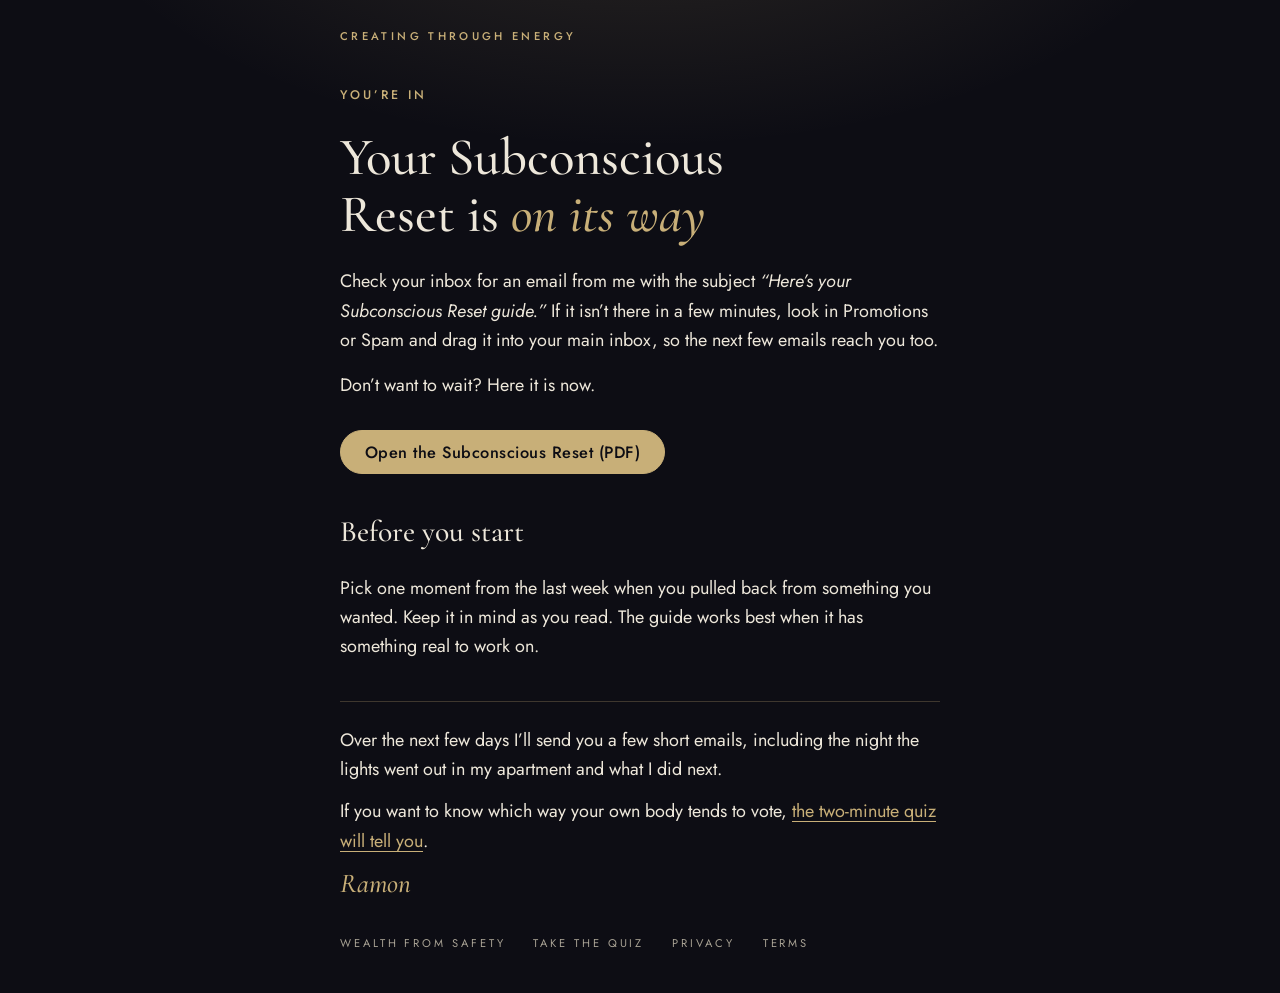
<file: subconscious-reset/thank-you.html>
<!DOCTYPE html>
<html lang="en">
<head>
<meta charset="UTF-8">
<meta name="viewport" content="width=device-width, initial-scale=1.0, viewport-fit=cover">
<title>Your Subconscious Reset is on its way · Creating Through Energy</title>
<meta name="robots" content="noindex">
<meta name="description" content="Your free Subconscious Reset guide is on its way.">
<link rel="canonical" href="https://www.creatingthroughenergy.com/subconscious-reset/thank-you.html">
<meta property="og:title" content="Your Subconscious Reset is on its way">
<meta property="og:description" content="Your free Subconscious Reset guide is on its way.">
<meta property="og:type" content="website">
<meta property="og:url" content="https://www.creatingthroughenergy.com/subconscious-reset/thank-you.html">
<link rel="icon" href="data:image/svg+xml,%3Csvg xmlns='http://www.w3.org/2000/svg' viewBox='0 0 100 100'%3E%3Ccircle cx='50' cy='50' r='42' fill='%23C98F4E'/%3E%3Ccircle cx='50' cy='50' r='20' fill='%23F6F1E7'/%3E%3C/svg%3E">
<link rel="preconnect" href="https://fonts.googleapis.com">
<link rel="preconnect" href="https://fonts.gstatic.com" crossorigin>
<link rel="stylesheet" href="https://fonts.googleapis.com/css2?family=Cormorant+Garamond:ital,wght@0,500;0,600;1,500;1,600&family=Jost:wght@400;500&display=swap">
<style>
[hidden] { display: none !important; }
img { max-width: 100%; }
/* Layout: one reading column. Title, two lines of setup, the video, when to use it, a quiet next step. */
/* Single dark look on purpose: this is the locked CTE system (midnight, gold, Cormorant Garamond, Jost). */
:root {
  color-scheme: dark;
  --midnight: #0D0D14;
  --panel: #161620;
  --ivory: #EDE7DA;
  --muted: #A8A294;
  --gold: #C8AF78;
  --gold-bright: #D9C391;
  --line: rgba(200, 175, 120, .26);
  --wash: rgba(200, 175, 120, .07);
  --display: 'Cormorant Garamond', 'Iowan Old Style', 'Palatino Linotype', Georgia, serif;
  --body: 'Jost', 'Avenir Next', 'Segoe UI', system-ui, sans-serif;
}
html, body { height: 100%; }
body {
  margin: 0;
  background: radial-gradient(52rem 26rem at 50% -9rem, rgba(200, 175, 120, .17), transparent 70%) no-repeat, var(--midnight);
  background-color: var(--midnight);
  color: var(--ivory);
  font-family: var(--body);
  font-size: 1.125rem;
  line-height: 1.62;
  -webkit-font-smoothing: antialiased;
}
*, *::before, *::after { box-sizing: border-box; }
.page {
  max-width: 40rem;
  min-height: 100%;
  margin-inline: auto;
  padding-inline: 1.25rem;
  padding-block: 1.25rem 2.5rem;
  display: flex;
  flex-direction: column;
  gap: 2.25rem;
}
.wordmark { font-size: .7rem; font-weight: 500; letter-spacing: .3em; text-transform: uppercase; color: var(--gold); }
main { flex: 1; display: grid; gap: 1.5rem; align-content: start; }
.lede { font-size: .78rem; font-weight: 500; letter-spacing: .24em; text-transform: uppercase; color: var(--gold); margin: 0; }
h1, h2 { font-family: var(--display); font-weight: 500; margin: 0; text-wrap: balance; }
h1 { font-size: clamp(2.2rem, 8vw, 3.3rem); line-height: 1.08; }
h1 em { font-style: italic; color: var(--gold); }
h2 { font-size: clamp(1.5rem, 5.4vw, 1.85rem); line-height: 1.2; margin-top: 1rem; }
p { margin: 0; }
.prose { display: grid; gap: 1rem; }

.video { position: relative; aspect-ratio: 16 / 9; max-width: 100%; background: var(--panel); border: 1px solid var(--line); }
.video iframe { position: absolute; inset: 0; width: 100%; height: 100%; border: 0; }
.video-done {
  position: absolute; inset: 0;
  background: var(--panel);
  display: grid; place-content: center; justify-items: center; gap: .6rem;
  padding: 1rem 1.25rem; text-align: center;
  font-size: 1rem;
}
.video-done .done-line { font: italic 500 clamp(1.5rem, 6vw, 2rem)/1.2 var(--display); color: var(--gold-bright); }

.btn {
  display: inline-block;
  font: 500 1.02rem/1.2 var(--body);
  letter-spacing: .03em;
  text-decoration: none;
  text-align: center;
  color: var(--gold);
  background: transparent;
  border: 1px solid var(--gold);
  border-radius: 999px;
  padding: .7rem 1.5rem;
  margin-top: .4rem;
  cursor: pointer;
  transition: background .15s;
}
.btn:hover { background: var(--wash); }
.btn:focus-visible, a:focus-visible { outline: 2px solid var(--gold-bright); outline-offset: 3px; }

.moments { list-style: none; margin: 0; padding: 0; display: grid; gap: .7rem; }
.moments li { font: italic 500 1.35rem/1.35 var(--display); padding-left: 1.1rem; border-left: 1px solid var(--line); }
.next { border-top: 1px solid var(--line); padding-top: 1.5rem; margin-top: 1rem; display: grid; gap: .8rem; }
.next a { color: var(--gold); text-underline-offset: .2em; }
.next a:hover { color: var(--gold-bright); }
.sig { font: italic 500 1.7rem/1.1 var(--display); color: var(--gold); }
.foot { font-size: .7rem; letter-spacing: .26em; text-transform: uppercase; color: var(--muted); display: flex; flex-wrap: wrap; gap: .6rem 1.75rem; }
.foot a { color: inherit; text-decoration: none; }
.foot a:hover { color: var(--ivory); text-decoration: underline; }

@media (prefers-reduced-motion: reduce) { .btn { transition: none; } }

.form-shell { display: grid; justify-items: start; gap: .6rem; }
.form-shell iframe { max-width: 100% !important; display: block; }
.fine { font-size: .9rem; color: var(--muted); }
.inside { list-style: none; margin: 0; padding: 0; display: grid; gap: .7rem; }
.inside li { font: italic 500 1.3rem/1.35 var(--display); padding-left: 1.1rem; border-left: 1px solid var(--line); }
.btn-solid { color: var(--midnight); background: var(--gold); }
.btn-solid:hover { background: var(--gold-bright); }
</style>
</head>
<body>
<div class="page">
  <header><span class="wordmark">Creating Through Energy</span></header>
  <main>
    <p class="lede">You’re in</p>
    <h1>Your Subconscious Reset is <em>on its way</em></h1>
    <div class="prose">
      <p>Check your inbox for an email from me with the subject <em>“Here’s your Subconscious Reset guide.”</em> If it isn’t there in a few minutes, look in Promotions or Spam and drag it into your main inbox, so the next few emails reach you too.</p>
      <p>Don’t want to wait? Here it is now.</p>
    </div>
    <p><a class="btn btn-solid" href="https://drive.google.com/file/d/1b34lp-0QeG5C8Fsxc1V3O0VtmW1gUi9-/view?usp=share_link" target="_blank" rel="noopener">Open the Subconscious Reset (PDF)</a></p>

    <h2>Before you start</h2>
    <p>Pick one moment from the last week when you pulled back from something you wanted. Keep it in mind as you read. The guide works best when it has something real to work on.</p>

    <div class="next">
      <p>Over the next few days I’ll send you a few short emails, including the night the lights went out in my apartment and what I did next.</p>
      <p>If you want to know which way your own body tends to vote, <a href="https://www.creatingthroughenergy.com/quiz/">the two-minute quiz will tell you</a>.</p>
      <p class="sig">Ramon</p>
    </div>
  </main>

  <footer class="foot">
    <span>Wealth from Safety</span>
    <a href="https://www.creatingthroughenergy.com/quiz/">Take the quiz</a>
    <a href="https://www.creatingthroughenergy.com/privacy.html">Privacy</a>
    <a href="https://www.creatingthroughenergy.com/terms.html">Terms</a>
  </footer>
</div>
</body>
</html>
</file>
<file: 8-weeks/styles.css>
:root {
  --midnight: #0D0D14;
  --midnight-2: #16161F;
  --gold: #C8AF78;
  --gold-deep: #8A7340;
  --green: #2A3C34;
  --cream: #F9F6EC;
  --ink: #23221F;
  --ivory: #EFEAE0;
  --radius: 2rem;
  --display: "Cormorant Garamond", Georgia, serif;
  --body: "Jost", "Helvetica Neue", Arial, sans-serif;
}

*, *::before, *::after { box-sizing: border-box; }

html { scroll-behavior: smooth; scroll-padding-top: 80px; }

body {
  margin: 0;
  background: var(--midnight);
  color: var(--ivory);
  font-family: var(--body);
  font-size: 19px;
  line-height: 1.7;
  -webkit-font-smoothing: antialiased;
  overflow-x: hidden;
}

/* Grain */
body::after {
  content: "";
  position: fixed;
  inset: 0;
  z-index: 60;
  pointer-events: none;
  opacity: .05;
  background-image: url("data:image/svg+xml,%3Csvg xmlns='http://www.w3.org/2000/svg' width='200' height='200'%3E%3Cfilter id='n'%3E%3CfeTurbulence type='fractalNoise' baseFrequency='.9' numOctaves='2'/%3E%3C/filter%3E%3Crect width='200' height='200' filter='url(%23n)'/%3E%3C/svg%3E");
}

h1, h2, h3, h4 { font-family: var(--display); font-weight: 600; line-height: 1.12; margin: 0; }
h1 { font-size: clamp(3rem, 12vw, 6.4rem); font-weight: 500; letter-spacing: -.01em; }
h1 em { color: var(--gold); font-weight: 500; white-space: nowrap; }
h2 { font-size: clamp(2.3rem, 7vw, 3.6rem); margin-bottom: 1.2em; font-weight: 500; }
h3 { font-size: 2.2rem; }
h4 { font-size: 1.6rem; }
p { margin: 0 0 1.15em; }
a:focus-visible, summary:focus-visible { outline: 2px solid var(--gold); outline-offset: 4px; border-radius: 6px; }

.eyebrow {
  font-size: .82rem;
  letter-spacing: .22em;
  text-transform: uppercase;
  color: var(--gold);
  margin-bottom: 1.1em;
}
.cream .eyebrow { color: var(--gold-deep); }

/* Progress and top bar */
.progress { position: fixed; top: 0; left: 0; right: 0; height: 3px; z-index: 70; }
.progress span { display: block; height: 100%; width: 0; background: var(--gold); }

.topbar {
  position: fixed;
  top: 14px;
  left: 50%;
  transform: translateX(-50%);
  z-index: 50;
  width: min(760px, calc(100% - 32px));
  display: flex;
  justify-content: space-between;
  align-items: center;
  gap: 16px;
  padding: 10px 22px;
  border-radius: 999px;
  border: 1px solid rgba(200, 175, 120, .28);
  background: rgba(13, 13, 20, .72);
  -webkit-backdrop-filter: blur(14px);
  backdrop-filter: blur(14px);
  font-size: .9rem;
}
.brand { font-family: var(--display); font-size: 1.15rem; color: var(--ivory); white-space: nowrap; }
.toplink { color: var(--gold); text-decoration: none; white-space: nowrap; transition: transform .2s; }
.toplink:hover { transform: translateY(-1px); }

/* Hero */
.hero {
  position: relative;
  min-height: 100vh;
  min-height: 100dvh;
  display: flex;
  align-items: flex-end;
  overflow: hidden;
  padding: 120px 16px 72px;
  background: radial-gradient(ellipse at 72% 38%, #1d2230 0%, var(--midnight) 62%);
}
.hero-inner { position: relative; max-width: 1040px; width: 100%; margin: 0 auto; }
.hero-sub { max-width: 34em; margin: 1.3em 0 1.8em; font-size: 1.15rem; }
.rings {
  position: absolute;
  top: 50%;
  right: -22%;
  width: min(120vw, 900px);
  transform: translateY(-58%);
  fill: none;
  stroke: var(--gold);
  stroke-width: 1;
  opacity: .32;
}
.rings circle { transform-origin: 300px 300px; animation: breathe 9s ease-in-out infinite; }
.rings circle:nth-child(2) { animation-delay: .5s; }
.rings circle:nth-child(3) { animation-delay: 1s; }
.rings circle:nth-child(4) { animation-delay: 1.5s; }
@keyframes breathe {
  0%, 100% { transform: scale(.94); opacity: .55; }
  50% { transform: scale(1.04); opacity: 1; }
}

.button {
  position: relative;
  display: inline-block;
  overflow: hidden;
  padding: 15px 34px;
  border-radius: 999px;
  background: var(--gold);
  color: var(--midnight);
  font-weight: 500;
  text-decoration: none;
  transition: transform .3s cubic-bezier(.25, .46, .45, .94);
}
.button::before {
  content: "";
  position: absolute;
  inset: 0;
  background: var(--ivory);
  transform: translateY(101%);
  transition: transform .35s cubic-bezier(.25, .46, .45, .94);
}
.button span { position: relative; }
.button:hover { transform: scale(1.03); }
.button:hover::before { transform: translateY(0); }

/* Entrances */
[data-hero] { animation: rise .9s cubic-bezier(.22, .61, .36, 1) both; }
[data-hero]:nth-child(2) { animation-delay: .1s; }
[data-hero]:nth-child(3) { animation-delay: .2s; }
[data-hero]:nth-child(4) { animation-delay: .3s; }
@keyframes rise {
  from { transform: translateY(24px); }
  to { transform: none; }
}
.reveal-on [data-reveal] {
  opacity: 0;
  transform: translateY(20px);
  transition: opacity .7s ease-out, transform .7s cubic-bezier(.22, .61, .36, 1);
}
.reveal-on [data-reveal].in { opacity: 1; transform: none; }

/* Bands */
.band { padding: 88px 16px; }
.narrow { max-width: 680px; margin: 0 auto; }
.wide { max-width: 1040px; margin: 0 auto; }
.dark { background: var(--midnight); color: var(--ivory); }
.cream { background: var(--cream); color: var(--ink); border-radius: var(--radius); }
.green { background: var(--green); color: var(--cream); border-radius: var(--radius); }

.lead { font-size: 1.3rem; line-height: 1.55; }
.strong { font-family: var(--display); font-size: 2.1rem; font-weight: 500; line-height: 1.2; }

.pull {
  margin: 1.2em 0 1.4em;
  padding-left: 22px;
  border-left: 2px solid var(--gold);
  font-family: var(--display);
  font-style: italic;
  font-size: 1.75rem;
  line-height: 1.3;
}

.domino {
  margin: 1.5em 0;
  padding: 30px 28px;
  border-radius: var(--radius);
  background: var(--midnight);
  color: var(--ivory);
  font-family: var(--display);
  font-size: 1.9rem;
  line-height: 1.25;
}
.domino span { display: block; margin-bottom: .55em; font-family: var(--body); font-size: .82rem; letter-spacing: .22em; text-transform: uppercase; color: var(--gold); }

/* Timeline */
.timeline { position: relative; padding-left: 26px; }
.line { position: absolute; left: 0; top: 8px; bottom: 8px; width: 2px; background: rgba(200, 175, 120, .2); }
.line span { display: block; width: 100%; height: 100%; background: var(--gold); transform: scaleY(0); transform-origin: top; }
.phase { margin-bottom: 72px; }
.phase:last-child { margin-bottom: 0; }
.phase > header { margin-bottom: 26px; }
.phase-span { margin-bottom: .3em; font-size: .85rem; letter-spacing: .18em; text-transform: uppercase; color: var(--gold); }
.phase-end { margin: .4em 0 0; }
.phase-end em { font-family: var(--display); font-size: 1.35em; color: var(--gold); }

.week {
  display: flex;
  gap: 20px;
  padding: 24px;
  margin-bottom: 14px;
  border-radius: var(--radius);
  border: 1px solid rgba(200, 175, 120, .18);
  background: var(--midnight-2);
}
.week p { margin: .35em 0 0; }
.num {
  flex: 0 0 auto;
  width: 52px;
  height: 52px;
  display: grid;
  place-items: center;
  border-radius: 50%;
  border: 1px solid var(--gold);
  color: var(--gold);
  font-family: var(--display);
  font-size: 1.6rem;
}

.proof {
  margin: 26px 0 0;
  padding: 28px;
  border-radius: var(--radius);
  background: var(--green);
  color: var(--cream);
}
.proof blockquote { margin: 0 0 .5em; font-family: var(--display); font-style: italic; font-size: 1.55rem; line-height: 1.3; }
.proof figcaption { margin-bottom: 1.1em; color: var(--gold); font-size: 1rem; }
.proof p { margin-bottom: .7em; }
.proof blockquote:last-child { margin-bottom: 0; }

/* What you get */
.gets { list-style: none; margin: 0; padding: 0; display: grid; gap: 14px; }
.gets li {
  padding: 22px 26px;
  border-radius: var(--radius);
  background: #fff;
  border: 1px solid rgba(138, 115, 64, .22);
}
.gets strong { display: block; font-family: var(--display); font-size: 1.5rem; font-weight: 600; line-height: 1.2; }
.gets span { color: #5c584e; }

/* FAQ */
.faq details { border-bottom: 1px solid rgba(200, 175, 120, .24); }
.faq summary {
  position: relative;
  padding: 20px 40px 20px 0;
  cursor: pointer;
  list-style: none;
  font-family: var(--display);
  font-size: 1.55rem;
  line-height: 1.25;
}
.faq summary::-webkit-details-marker { display: none; }
.faq summary::after {
  content: "+";
  position: absolute;
  right: 4px;
  top: 16px;
  color: var(--gold);
  font-family: var(--body);
  font-size: 1.5rem;
  transition: transform .25s;
}
.faq details[open] summary::after { transform: rotate(45deg); }
.faq details p { padding-bottom: 8px; }

.notfor { margin-top: 56px; padding: 30px 28px; border-radius: var(--radius); border: 1px solid rgba(200, 175, 120, .35); }
.notfor h3 { font-size: 1.9rem; margin-bottom: .5em; }
.notfor ul { margin: 0; padding-left: 1.1em; }
.notfor li { margin-bottom: .4em; }

/* Closing */
.closing { background: var(--midnight); text-align: left; }
.closing h2 { margin-bottom: .7em; color: var(--gold); }
.sign { font-family: var(--display); font-size: 1.6rem; line-height: 1.3; }
.sign em { font-size: 1.3em; color: var(--gold); }

.foot { padding: 30px 16px 40px; text-align: center; color: #8d8a82; font-size: .9rem; }
.foot p { margin: 0; }

@media (min-width: 760px) {
  .hero { padding-left: 32px; padding-right: 32px; }
  .band { padding: 120px 32px; }
  .timeline { padding-left: 46px; }
  .gets { grid-template-columns: 1fr 1fr; }
  .gets li:last-child { grid-column: 1 / -1; }
  .rings { right: -8%; }
}

@media (max-width: 400px) {
  .brand { font-size: 1rem; }
  .week { padding: 20px 16px; gap: 14px; }
  .num { width: 44px; height: 44px; font-size: 1.35rem; }
}

@media (prefers-reduced-motion: reduce) {
  html { scroll-behavior: auto; }
  .rings circle, [data-hero] { animation: none; }
  .button, .button::before { transition: none; }
}
</file>
<file: styles.css>
/* ============================================================
   Creating Through Energy · "Candlelight" design system
   Ember #1E1712 · Parchment #F6F1E7 · Candle #C98F4E
   Clay #A65B3B · Sage #6B7A64 · Ink #5C5248
   ============================================================ */

:root {
  --ember: #1E1712;
  --parchment: #F6F1E7;
  --parchment-deep: #EFE7D8;
  --candle: #C98F4E;
  --clay: #A65B3B;
  --sage: #6B7A64;
  --ink: #5C5248;
  --serif: 'Fraunces', Georgia, 'Times New Roman', serif;
  --sans: 'Outfit', -apple-system, 'Segoe UI', system-ui, sans-serif;
  --ease-magnetic: cubic-bezier(0.25, 0.46, 0.45, 0.94);
}

* { margin: 0; padding: 0; box-sizing: border-box; }

html { scroll-behavior: smooth; }

body {
  background: var(--parchment);
  color: var(--ember);
  font-family: var(--sans);
  font-weight: 400;
  line-height: 1.6;
  -webkit-font-smoothing: antialiased;
  overflow-x: hidden;
}

em { font-style: italic; }
a { color: inherit; text-decoration: none; }
img { max-width: 100%; display: block; }

.sr-only {
  position: absolute; width: 1px; height: 1px;
  padding: 0; margin: -1px; overflow: hidden;
  clip: rect(0 0 0 0); white-space: nowrap; border: 0;
}

/* ---------- Noise texture ---------- */
.noise-overlay {
  position: fixed; inset: 0;
  width: 100%; height: 100%;
  opacity: 0.05;
  mix-blend-mode: multiply;
  pointer-events: none;
  z-index: 60;
}

/* ---------- Layout ---------- */
.wrap { max-width: 72rem; margin: 0 auto; }
.wrap-narrow { max-width: 46rem; }

.section { padding: 6.5rem 1.5rem; position: relative; }
.section-tinted { background: var(--parchment-deep); }
.section-dark { background: var(--ember); color: var(--parchment); overflow: hidden; }

@media (min-width: 640px) { .section { padding: 8.5rem 3rem; } }

/* ---------- Type ---------- */
.kicker {
  font-size: 0.78rem;
  font-weight: 600;
  letter-spacing: 0.3em;
  text-transform: uppercase;
  margin-bottom: 1.1rem;
}
.kicker-candle { color: var(--candle); }
.kicker-clay { color: var(--clay); }

.h2 {
  font-family: var(--serif);
  font-weight: 500;
  font-size: clamp(2.1rem, 5vw, 3.4rem);
  line-height: 1.12;
  letter-spacing: -0.015em;
  margin-bottom: 2.2rem;
}
.accent { color: var(--clay); }
.accent-candle { color: var(--candle); }

.prose p { font-size: 1.15rem; line-height: 1.75; color: var(--ink); margin-bottom: 1.4rem; }
.prose strong { color: var(--ember); font-weight: 500; }
@media (min-width: 640px) { .prose p { font-size: 1.25rem; } }

.section-intro {
  font-size: 1.2rem;
  color: var(--ink);
  line-height: 1.7;
  max-width: 40rem;
  margin-bottom: 0;
}

/* ---------- Buttons ---------- */
.btn {
  position: relative;
  display: inline-flex;
  align-items: center;
  justify-content: center;
  overflow: hidden;
  border: none;
  border-radius: 9999px;
  padding: 0.9rem 2rem;
  font-family: var(--sans);
  font-size: 1rem;
  font-weight: 600;
  cursor: pointer;
  white-space: nowrap;
  transition: transform 0.3s var(--ease-magnetic), box-shadow 0.3s, color 0.35s, border-color 0.3s;
}
.btn:hover { transform: scale(1.03); }
.btn:focus-visible { outline: 3px solid var(--candle); outline-offset: 3px; }
.btn-label { position: relative; z-index: 1; }
.btn-sm { padding: 0.55rem 1.35rem; font-size: 0.9rem; }

.btn-candle { background: var(--candle); color: var(--ember); }
.btn-candle .btn-slide {
  position: absolute; inset: 0;
  background: var(--clay);
  transform: translateY(101%);
  transition: transform 0.35s var(--ease-magnetic);
}
.btn-candle:hover .btn-slide { transform: translateY(0); }
.btn-candle:hover { color: var(--parchment); box-shadow: 0 10px 30px rgba(166, 91, 59, 0.35); }

.btn-ghost {
  background: transparent;
  border: 1px solid rgba(246, 241, 231, 0.45);
  color: var(--parchment);
}
.btn-ghost:hover { border-color: var(--candle); color: var(--candle); }

/* ---------- Navbar ---------- */
#navbar {
  position: fixed;
  top: 1rem;
  left: 50%;
  transform: translateX(-50%);
  z-index: 50;
  display: flex;
  align-items: center;
  gap: 0.75rem;
  padding: 0.7rem 1.1rem 0.7rem 1.5rem;
  border-radius: 9999px;
  border: 1px solid transparent;
  color: var(--parchment);
  max-width: calc(100vw - 2rem);
  transition: background 0.5s, color 0.5s, border-color 0.5s, box-shadow 0.5s;
}
#navbar.scrolled {
  background: rgba(246, 241, 231, 0.75);
  backdrop-filter: blur(18px);
  -webkit-backdrop-filter: blur(18px);
  border-color: rgba(30, 23, 18, 0.1);
  color: var(--ember);
  box-shadow: 0 8px 30px rgba(30, 23, 18, 0.08);
}
.nav-wordmark {
  font-family: var(--serif);
  font-weight: 600;
  font-size: 1.05rem;
  letter-spacing: -0.01em;
  white-space: nowrap;
  margin-right: 0.5rem;
}
@media (max-width: 520px) {
  #navbar { gap: 0.4rem; padding: 0.5rem 0.6rem 0.5rem 1rem; }
  .nav-wordmark { font-size: 0.88rem; margin-right: 0.15rem; }
  #navbar .btn-sm { padding: 0.45rem 0.9rem; font-size: 0.78rem; }
}
.nav-links { display: none; align-items: center; gap: 0.2rem; }
@media (min-width: 768px) { .nav-links { display: flex; } }
.nav-link {
  font-size: 0.95rem;
  font-weight: 500;
  padding: 0.35rem 0.75rem;
  border-radius: 9999px;
  transition: transform 0.25s var(--ease-magnetic), color 0.25s;
}
.nav-link:hover { transform: translateY(-1px); color: var(--candle); }

/* ---------- Hero ---------- */
.hero {
  position: relative;
  min-height: 100dvh;
  display: flex;
  align-items: flex-end;
  background: var(--ember);
  color: var(--parchment);
  overflow: hidden;
}
.hero-content {
  position: relative;
  z-index: 10;
  width: 100%;
  padding: 10rem 1.5rem 5rem;
}
@media (min-width: 640px) { .hero-content { padding: 10rem 3rem 6rem; } }
@media (min-width: 1024px) { .hero-content { padding: 10rem 5rem 6.5rem; } }

.h1-sans {
  display: block;
  font-family: var(--sans);
  font-weight: 600;
  font-size: clamp(1.7rem, 4.2vw, 3.6rem);
  line-height: 1.2;
  letter-spacing: -0.02em;
  max-width: 62rem;
}
.h1-serif {
  display: block;
  font-family: var(--serif);
  font-style: italic;
  font-weight: 300;
  color: var(--candle);
  font-size: clamp(2.9rem, 7.5vw, 6.4rem);
  line-height: 1.05;
  letter-spacing: -0.01em;
  margin-top: 0.8rem;
}
.hero-sub {
  max-width: 36rem;
  font-size: 1.15rem;
  line-height: 1.7;
  color: rgba(246, 241, 231, 0.8);
  margin-top: 2rem;
}
@media (min-width: 640px) { .hero-sub { font-size: 1.25rem; } }
.hero-ctas {
  display: flex;
  flex-wrap: wrap;
  align-items: center;
  gap: 1rem;
  margin-top: 2.5rem;
}

.hero-breath {
  position: absolute;
  top: 50%; left: 50%;
  width: 90vmax; height: 90vmax;
  transform: translate(-50%, -55%);
  background: radial-gradient(circle at center,
    rgba(201, 143, 78, 0.34) 0%,
    rgba(166, 91, 59, 0.16) 32%,
    rgba(30, 23, 18, 0) 62%);
  animation: breathe 8s ease-in-out infinite;
  will-change: transform, opacity;
}
@keyframes breathe {
  0%, 100% { transform: translate(-50%, -55%) scale(1); opacity: 0.85; }
  50%      { transform: translate(-50%, -55%) scale(1.12); opacity: 1; }
}
.hero-vignette {
  position: absolute; inset: 0;
  background: linear-gradient(to top,
    rgba(30, 23, 18, 0.92) 0%,
    rgba(30, 23, 18, 0.25) 45%,
    rgba(30, 23, 18, 0.55) 100%);
}

/* ---------- Moment card ---------- */
.moment-card {
  position: relative;
  overflow: hidden;
  margin-top: 3rem;
  border-radius: 2rem;
  background: var(--ember);
  color: var(--parchment);
  padding: 2.5rem 2rem;
}
@media (min-width: 640px) { .moment-card { padding: 3rem; } }
.moment-card blockquote {
  position: relative; z-index: 1;
  font-family: var(--serif);
  font-style: italic;
  font-size: clamp(1.45rem, 3vw, 1.9rem);
  line-height: 1.35;
}
.moment-card figcaption {
  position: relative; z-index: 1;
  margin-top: 1.5rem;
  color: var(--candle);
  font-size: 1.1rem;
}
.card-glow {
  position: absolute;
  top: -40%; right: -20%;
  width: 70%; height: 140%;
  background: radial-gradient(circle at center, rgba(201, 143, 78, 0.22) 0%, rgba(30, 23, 18, 0) 65%);
}

/* ---------- Method ---------- */
.method-grid {
  display: grid;
  grid-template-columns: 1fr;
  gap: 1.5rem;
  margin-top: 3.5rem;
}
@media (min-width: 900px) { .method-grid { grid-template-columns: repeat(3, 1fr); } }

.method-card {
  position: relative;
  background: var(--parchment);
  border: 1px solid rgba(30, 23, 18, 0.08);
  border-radius: 2rem;
  padding: 2.25rem;
  box-shadow: 0 12px 40px rgba(30, 23, 18, 0.06);
  transition: transform 0.35s var(--ease-magnetic), box-shadow 0.35s;
}
.method-card:hover {
  transform: translateY(-6px);
  box-shadow: 0 22px 55px rgba(30, 23, 18, 0.12);
}
.method-num {
  font-family: var(--serif);
  font-style: italic;
  font-size: 3rem;
  line-height: 1;
  color: rgba(201, 143, 78, 0.6);
}
.method-card h3 {
  font-family: var(--sans);
  font-weight: 600;
  font-size: 1.5rem;
  letter-spacing: -0.01em;
  margin-top: 0.6rem;
}
.method-tag {
  font-size: 0.8rem;
  text-transform: uppercase;
  letter-spacing: 0.18em;
  color: var(--clay);
  margin: 0.3rem 0 1rem;
}
.method-body { color: var(--ink); line-height: 1.7; }
.method-spine {
  margin-top: 1.4rem;
  padding-top: 1.1rem;
  border-top: 1px dashed rgba(166, 91, 59, 0.35);
  font-size: 0.8rem;
  letter-spacing: 0.06em;
  text-transform: uppercase;
  color: var(--clay);
  line-height: 1.9;
}

.outcome-band {
  margin-top: 3.5rem;
  border: 1px solid rgba(201, 143, 78, 0.4);
  border-radius: 2.5rem;
  background: var(--parchment);
  padding: 3rem 2rem;
  text-align: center;
}
@media (min-width: 640px) { .outcome-band { padding: 3.25rem 3.5rem; } }
.outcome-lead { font-size: 1.15rem; color: var(--ink); }
.outcome-name {
  font-family: var(--serif);
  font-style: italic;
  font-size: clamp(2.3rem, 5vw, 3.2rem);
  margin-top: 0.4rem;
}
.outcome-body { font-size: 1.1rem; color: var(--ink); max-width: 34rem; margin: 1rem auto 0; }
.outcome-words {
  margin-top: 1.6rem;
  color: var(--candle);
  font-weight: 500;
  letter-spacing: 0.2em;
  text-transform: uppercase;
  font-size: 0.85rem;
}

/* ---------- Intersection ---------- */
.section-dark .section-breath {
  position: absolute;
  top: 50%; left: 50%;
  width: 70vmax; height: 70vmax;
  transform: translate(-50%, -50%);
  background: radial-gradient(circle at center,
    rgba(201, 143, 78, 0.14) 0%,
    rgba(30, 23, 18, 0) 60%);
  animation: breathe 10s ease-in-out infinite;
}
.intersection-content { position: relative; z-index: 1; text-align: center; }
.intersection-lines p {
  font-size: clamp(1.05rem, 2.4vw, 1.4rem);
  font-weight: 300;
  color: rgba(246, 241, 231, 0.7);
  margin-bottom: 0.7rem;
}
.intersection-claim {
  font-family: var(--serif);
  font-style: italic;
  font-weight: 300;
  font-size: clamp(2.1rem, 5.5vw, 3.8rem);
  line-height: 1.15;
  margin-top: 2.2rem;
}

/* ---------- About ---------- */
.about-grid {
  display: grid;
  grid-template-columns: 1fr;
  gap: 3.5rem;
  align-items: start;
}
@media (min-width: 1024px) {
  .about-grid { grid-template-columns: 1fr 26rem; gap: 5rem; }
  .about-portrait { position: sticky; top: 7rem; }
}
.portrait-frame {
  position: relative;
  border-radius: 50%;
  overflow: hidden;
  aspect-ratio: 1 / 1;
  background: radial-gradient(circle at 35% 25%, #3a2a1d 0%, #1E1712 70%);
  border: 1px solid rgba(201, 143, 78, 0.5);
  box-shadow: 0 25px 60px rgba(30, 23, 18, 0.25), 0 0 0 10px rgba(201, 143, 78, 0.12);
  max-width: 21rem;
  margin: 0 auto;
  padding: 0.75rem;
}
.portrait-frame img {
  width: 100%; height: 100%;
  object-fit: cover;
  border-radius: 50%;
}
.portrait-frame img.missing { display: none; }
.portrait-fallback {
  position: absolute; inset: 0;
  display: flex; align-items: center; justify-content: center;
}
.portrait-fallback span {
  font-family: var(--serif);
  font-style: italic;
  font-size: 7rem;
  color: rgba(201, 143, 78, 0.5);
}
.portrait-frame img { position: relative; z-index: 1; }
.about-portrait figcaption { margin-top: 1.4rem; text-align: center; }
.portrait-name {
  display: block;
  font-family: var(--serif);
  font-style: italic;
  font-size: 1.5rem;
}
.portrait-title {
  display: block;
  margin-top: 0.25rem;
  font-size: 0.8rem;
  letter-spacing: 0.18em;
  text-transform: uppercase;
  color: var(--ink);
}

/* ---------- Connect ---------- */
.connect-content { text-align: center; }
.connect-content .kicker { margin-left: auto; margin-right: auto; }
.connect-content .section-intro { margin: 0 auto; }

#connect-form {
  display: flex;
  flex-direction: column;
  gap: 1rem;
  max-width: 34rem;
  margin: 2.5rem auto 0;
}
@media (min-width: 640px) { #connect-form { flex-direction: row; } }
#connect-form input {
  flex: 1;
  border: 1px solid rgba(30, 23, 18, 0.2);
  background: var(--parchment);
  border-radius: 9999px;
  padding: 1rem 1.5rem;
  font-family: var(--sans);
  font-size: 1.05rem;
  color: var(--ember);
  outline: none;
  transition: box-shadow 0.25s, border-color 0.25s;
}
#connect-form input:focus {
  border-color: var(--candle);
  box-shadow: 0 0 0 3px rgba(201, 143, 78, 0.3);
}
.form-success {
  margin-top: 1.8rem;
  font-family: var(--serif);
  font-style: italic;
  font-size: 1.6rem;
}
.consent-note {
  margin: 1.6rem auto 0;
  max-width: 28rem;
  font-size: 0.85rem;
  color: rgba(92, 82, 72, 0.85);
  line-height: 1.6;
}

/* ---------- Footer ---------- */
footer {
  background: var(--ember);
  color: var(--parchment);
  border-radius: 4rem 4rem 0 0;
  margin-top: 1rem;
  padding: 4.5rem 1.5rem 2.5rem;
}
@media (min-width: 640px) { footer { padding: 5rem 3rem 2.5rem; } }
.footer-grid {
  display: grid;
  grid-template-columns: 1fr;
  gap: 2.5rem;
}
@media (min-width: 640px) { .footer-grid { grid-template-columns: repeat(3, 1fr); } }
.footer-wordmark {
  font-family: var(--serif);
  font-weight: 600;
  font-size: 1.3rem;
  letter-spacing: -0.01em;
}
.footer-tagline {
  font-family: var(--serif);
  font-style: italic;
  color: var(--candle);
  margin-top: 0.5rem;
}
.footer-col { display: flex; flex-direction: column; gap: 0.6rem; }
.footer-link {
  width: fit-content;
  color: rgba(246, 241, 231, 0.8);
  transition: transform 0.25s var(--ease-magnetic), color 0.25s;
}
.footer-link:hover { transform: translateY(-1px); color: var(--candle); }
.footer-base {
  display: flex;
  flex-direction: column;
  gap: 0.5rem;
  justify-content: space-between;
  border-top: 1px solid rgba(246, 241, 231, 0.15);
  margin-top: 3rem;
  padding-top: 1.5rem;
  font-size: 0.85rem;
  color: rgba(246, 241, 231, 0.6);
}
@media (min-width: 640px) { .footer-base { flex-direction: row; } }

/* ---------- Reveal (pre-animation state, JS only) ---------- */
.js .reveal, .js .hero-line { opacity: 0; transform: translateY(28px); }

/* ---------- Legal pages ---------- */
.legal-page { max-width: 46rem; margin: 0 auto; padding: 5rem 1.5rem 3rem; }
.legal-back { color: var(--clay); font-weight: 500; transition: color 0.25s; }
.legal-back:hover { color: var(--candle); }
.legal-page h1 {
  font-family: var(--serif);
  font-weight: 500;
  font-size: clamp(2.2rem, 5vw, 3rem);
  letter-spacing: -0.015em;
  margin: 2rem 0 0.4rem;
}
.legal-date { color: var(--ink); margin-bottom: 2.5rem; }
.legal-body h2 {
  font-family: var(--serif);
  font-size: 1.55rem;
  font-weight: 500;
  margin: 2.4rem 0 0.7rem;
}
.legal-body p, .legal-body li { color: var(--ink); line-height: 1.8; margin-bottom: 1rem; }
.legal-body ul { list-style: disc; padding-left: 1.5rem; }
.legal-body a { color: var(--clay); }
.legal-body strong { color: var(--ember); font-weight: 500; }
.legal-footer { max-width: 46rem; margin: 0 auto; padding: 0 1.5rem 3rem; font-size: 0.85rem; color: var(--ink); }

/* ---------- Reduced motion ---------- */
@media (prefers-reduced-motion: reduce) {
  html { scroll-behavior: auto; }
  .hero-breath, .section-dark .section-breath { animation: none; }
  .js .reveal, .js .hero-line { opacity: 1; transform: none; }
  .btn, .method-card, .nav-link, .footer-link { transition: none; }
}
</file>
